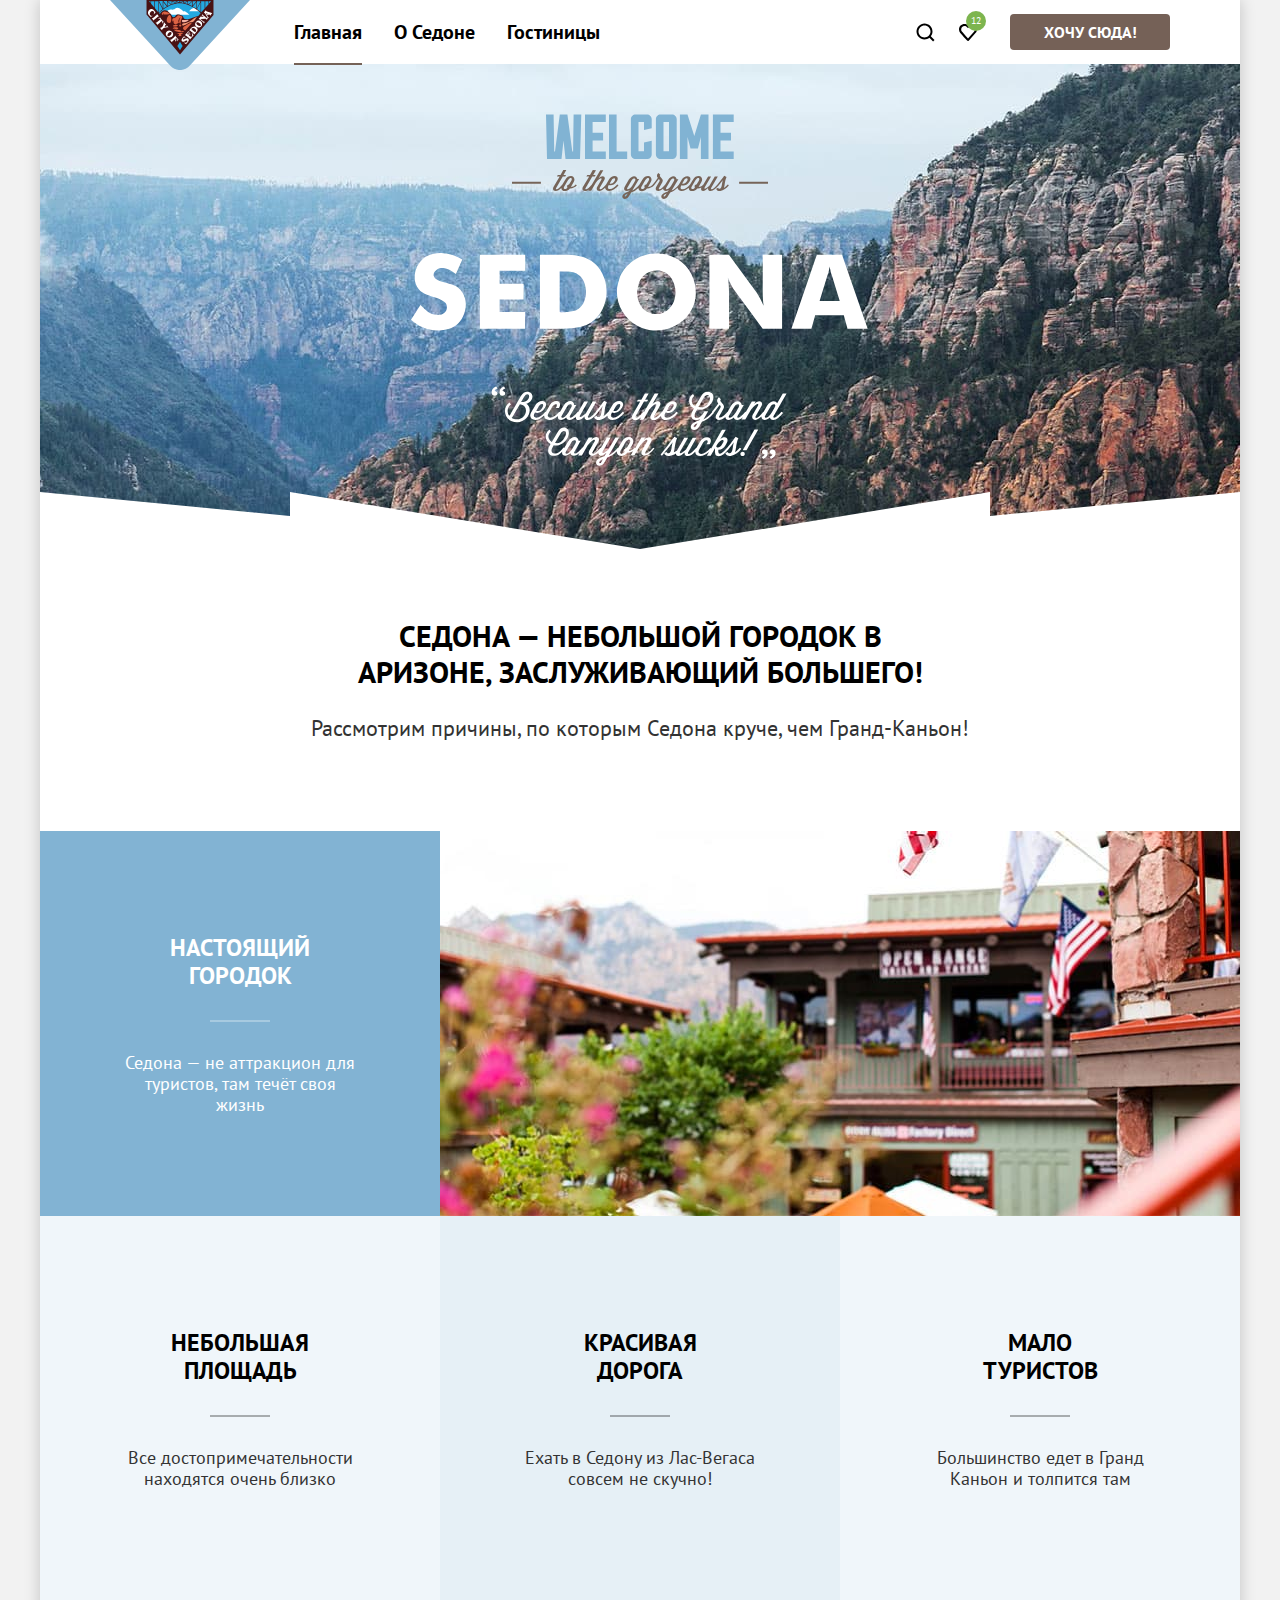
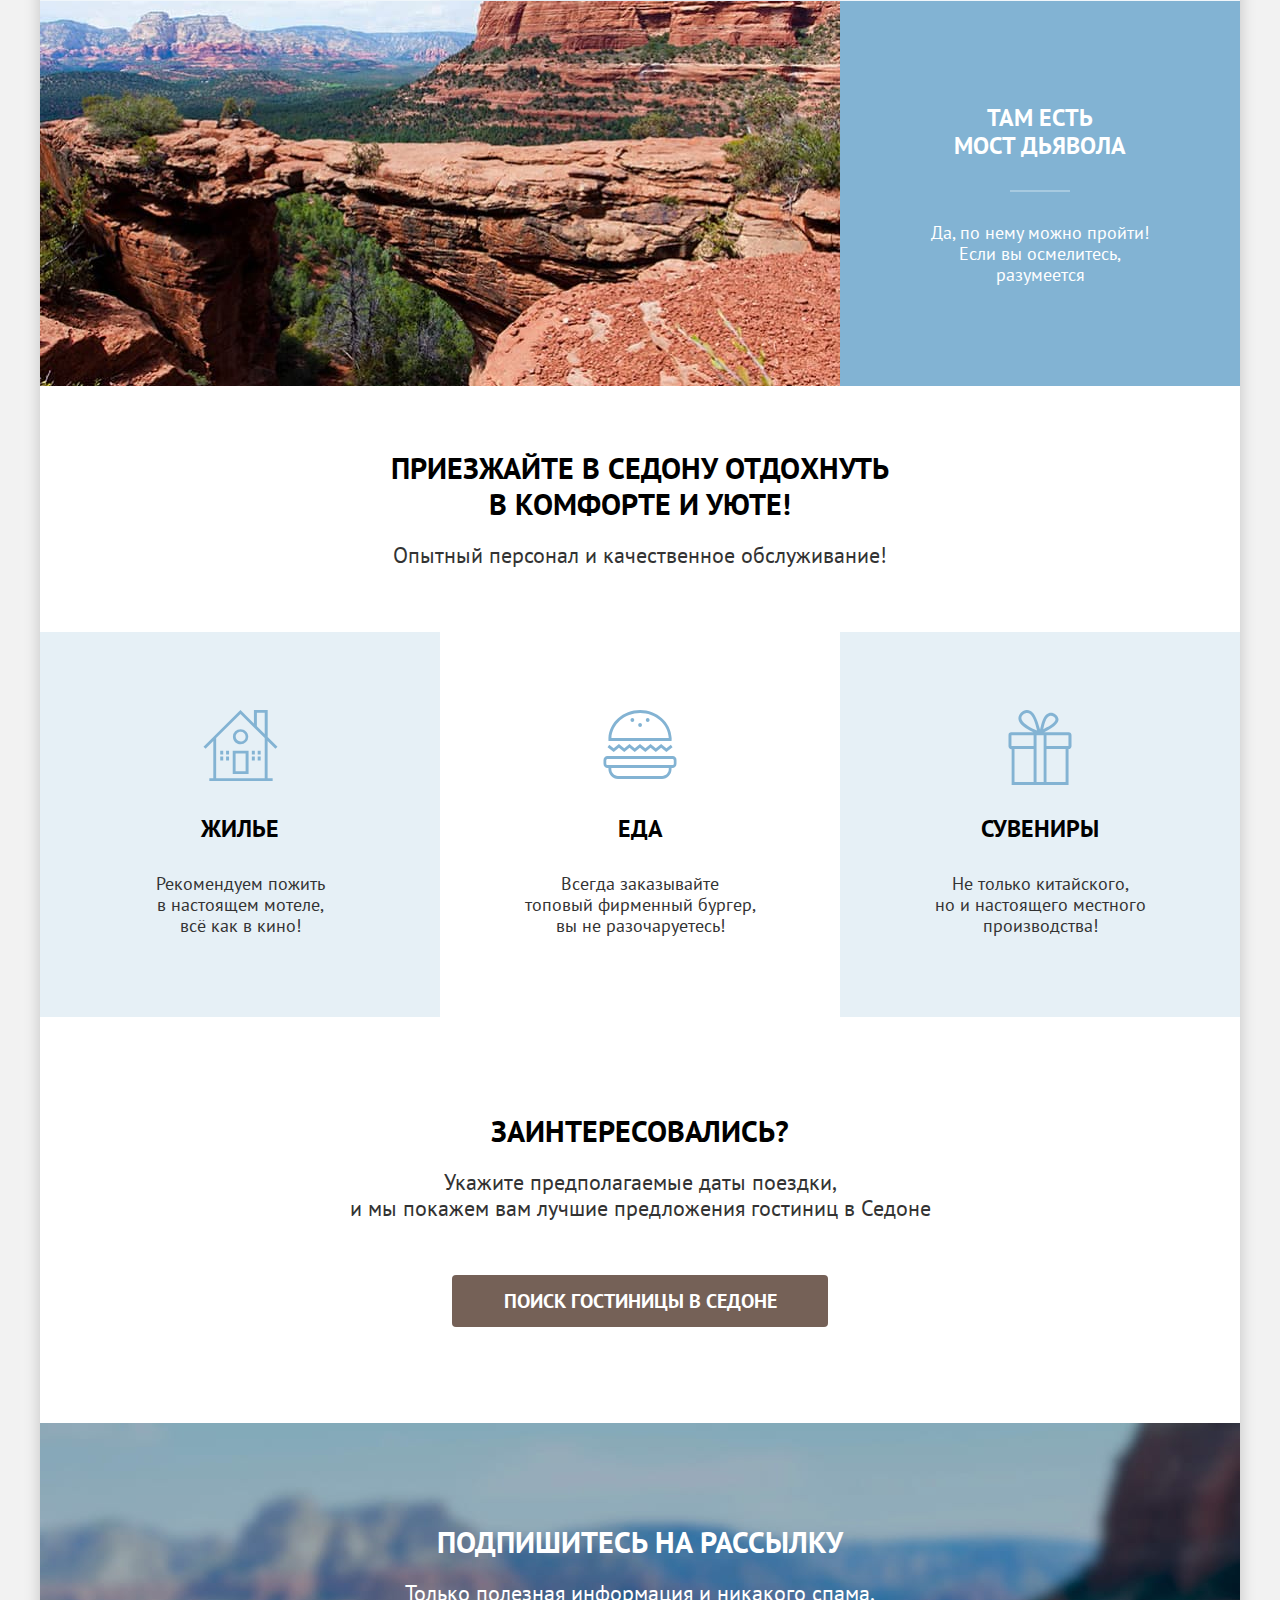
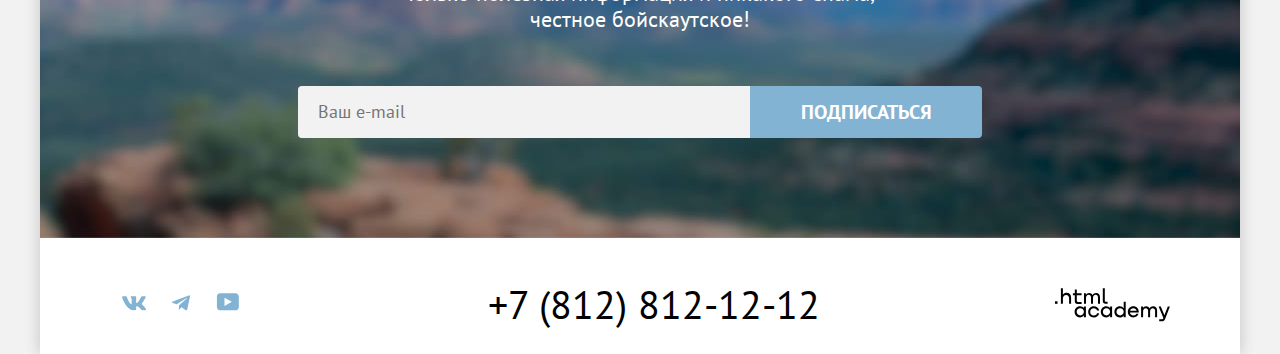
<file: index.html>
<!DOCTYPE html>
<html lang="ru">
  <head>
    <meta charset="UTF-8">
    <meta name="viewport" content="width=device-width, initial-scale=1.0">
    <link rel="stylesheet" href="styles/styles.css">
    <link rel="icon" href="favicon.ico" sizes="32x32">
    <title>Седона. Небольшой городок в Аризоне.</title>
  </head>
  <body>
    <div class="page-container">
      <header class="page-header home" data-test="header">
        <a class="main-logo" aria-current="page">
          <img src="images/logo-sedona.svg" width="140" height="70" alt="Логотип Седона">
          <span class="visually-hidden">Логотип компании Седона, сервиса по бронированию отелей в городе
            Седона, штат Аризона, США</span>
        </a>
        <nav class="page-navigation">
          <ul class="navigation-list">
            <li class="navigation-item">
              <a class="navigation-link current" href="index.html" aria-current="page">Главная</a>
            </li>
            <li class="navigation-item">
              <a class="navigation-link" href="#">О Седоне</a>
            </li>
            <li class="navigation-item">
              <a class="navigation-link" href="catalog.html">Гостиницы</a>
            </li>
          </ul>

          <ul class="navigation-user-list">
            <li class="navigation-user-item">
              <a class="navigation-link" href="#">
                <span class="visually-hidden">Поиск</span>
                <svg class="search-icon" width="19" height="19" viewBox="0 0 19 19" fill="none"
                  xmlns="http://www.w3.org/2000/svg" aria-hidden="true" focusable="false">
                  <path
                    d="M18.5 17.0083L14.8 13.3287C15.8 12.0359 16.5 10.3453 16.5 8.4558C16.5 4.08011 12.9 0.5 8.5 0.5C4.1 0.5 0.5 4.17956 0.5 8.55525C0.5 12.9309 4.1 16.511 8.5 16.511C10.3 16.511 12 15.9144 13.4 14.8204L17.1 18.5L18.5 17.0083ZM8.5 14.5221C5.2 14.5221 2.5 11.837 2.5 8.55525C2.5 5.27348 5.2 2.5884 8.5 2.5884C11.8 2.5884 14.5 5.27348 14.5 8.55525C14.5 11.837 11.8 14.5221 8.5 14.5221Z"
                    fill="current" />
                </svg>
              </a>
            </li>
            <li class="navigation-user-item">
              <a class="navigation-link" href="#">
                <span class="visually-hidden">Избранное</span>
                <svg class="favourite-icon" aria-hidden="true" focusable="false" width="20" height="20"
                  viewBox="0 0 20 20" fill="none" xmlns="http://www.w3.org/2000/svg">
                  <path
                    d="M9.9 19C9.6 19 9.3 18.9 9.1 18.6C3.7 12.5 2.4 11.1 2.1 10.7C1.4 9.8 1 8.6 1 7.4C1 4.4 3.4 2 6.5 2C7.8 2 9 2.5 10 3.3C11 2.5 12.3 2 13.5 2C16.5 2 19 4.4 19 7.4C19 8.7 18.5 9.9 17.7 10.8L10.7 18.7C10.5 18.9 10.3 19 9.9 19ZM3.9 9.5C4.2 9.9 7.4 13.5 10 16.4L16.2 9.4C16.7 8.9 16.9 8.2 16.9 7.4C16.9 5.6 15.4 4.1 13.6 4.1C12.6 4.1 11.6 4.6 10.9 5.4C10.6 5.7 10.3 5.8 10 5.8C9.7 5.8 9.4 5.6 9.2 5.4C8.5 4.6 7.5 4.1 6.5 4.1C4.7 4.1 3.2 5.6 3.2 7.4C3.1 8.3 3.5 9 3.9 9.5C3.8 9.5 3.8 9.5 3.9 9.5Z"
                    fill="current" />
                </svg>
              </a>
              <span class="count-badge">12</span>
            </li>
          </ul>
        </nav>
        <a class="header-button button" href="#">Хочу сюда!</a>
      </header>
      <main class="main-container" data-test="main">
        <section class="hero" data-test="hero">
          <h1 class="visually-hidden">
            Компания Седона, сервис по бронированию отелей в городе Седона, штат
            Аризона, США
          </h1>
          <img class="hero-img" src="images/icons/welcome.svg"
            alt="Welcome to the gorgeous Sedona, because the Grand Canyon sucks!" width="458" height="352">
        </section>
        <section class="advantages" data-test="advantages">
          <h2 class="advantages-title">
            Седона — небольшой городок в Аризоне, заслуживающий большего!
          </h2>
          <p class="advantages-description">
            Рассмотрим причины, по которым Седона круче, чем Гранд-Каньон!
          </p>
          <ul class="advantages-list">
            <li class="advantages-item advantages-item-extended">
              <div class="advantages-list-inner">
                <div class="advantages-list-content">
                  <h3 class="advantages-item-title">Настоящий городок</h3>
                  <p class="advantages-item-description">
                    Седона — не аттракцион для туристов, там течёт своя жизнь
                  </p>
                </div>
                <img class="advantages-img" src="images/section/photo-advantages-1.jpg" width="800" height="385"
                  alt="Деревянные домики на фоне гор">
              </div>
            </li>
            <li class="advantages-item">
              <div class="advantages-list-content">
                <h3 class="advantages-item-title">Небольшая площадь</h3>
                <p class="advantages-item-description">
                  Все достопримечательности находятся очень близко
                </p>
              </div>
            </li>
            <li class="advantages-item">
              <div class="advantages-list-content">
                <h3 class="advantages-item-title">Красивая<br> дорога</h3>
                <p class="advantages-item-description">
                  Ехать в Седону из Лас-Вегаса совсем не скучно!
                </p>
              </div>
            </li>
            <li class="advantages-item">
              <div class="advantages-list-content">
                <h3 class="advantages-item-title">Мало<br> туристов</h3>
                <p class="advantages-item-description">
                  Большинство едет в Гранд Каньон и толпится там
                </p>
              </div>
            </li>
            <li class="advantages-item advantages-item-extended">
              <div class="advantages-list-inner">
                <div class="advantages-list-content">
                  <h3 class="advantages-item-title">Там есть<br> мост дьявола</h3>
                  <p class="advantages-item-description">
                    Да, по нему можно пройти! Если вы осмелитесь, разумеется
                  </p>
                </div>
                <img class="advantages-img advantages-img-order" src="images/section/photo-advantages-2.jpg" width="800"
                  height="385" alt="Мост дьявола в Седоне">
              </div>
            </li>
          </ul>
        </section>
        <section class="services" data-test="service">
          <h2 class="services-title">
            Приезжайте в Седону отдохнуть в комфорте и уюте!
          </h2>
          <p class="services-description">
            Опытный персонал и качественное обслуживание!
          </p>
          <ul class="services-list">
            <li class="services-item">
              <span class="house-icon" aria-hidden="true"></span>
              <h3 class="services-item-title">Жилье</h3>
              <p class="services-item-description">
                Рекомендуем пожить <br> в настоящем мотеле,<br> всё как в кино!
              </p>
            </li>
            <li class="services-item">
              <span class="food-icon" aria-hidden="true"></span>
              <h3 class="services-item-title">Еда</h3>
              <p class="services-item-description">
                Всегда заказывайте<br> топовый фирменный бургер, вы не разочаруетесь!
              </p>
            </li>
            <li class="services-item">
              <span class="gift-icon" aria-hidden="true"></span>
              <h3 class="services-item-title">Сувениры</h3>
              <p class="services-item-description">
                Не только китайского,<br> но и настоящего местного производства!
              </p>
            </li>
          </ul>
        </section>
        <section class="search" data-test="search">
          <h2 class="search-title">Заинтересовались?</h2>
          <p class="search-description">
            Укажите предполагаемые даты поездки,<br> и мы покажем вам лучшие
            предложения гостиниц в Седоне
          </p>
          <a class="search-button button" href="#open-modal">Поиск гостиницы в Седоне</a>
        </section>
        <section class="subscription subscription-bgimage" data-test="subscribe">
          <h2 class="subscription-title">Подпишитесь на рассылку</h2>
          <p class="subscription-description">
            Только полезная информация и никакого спама, честное бойскаутское!
          </p>
          <form class="subscription-form" action="https://echo.htmlacademy.ru/" method="post">
            <label class="subscription-email visually-hidden" for="subscription-email">Укажите Ваш e-mail</label>
            <input class="subscription-email-field" type="email" name="subscription-email" id="subscription-email"
              placeholder="Ваш e-mail" required>
            <button class="subscription-button button" type="submit">Подписаться</button>
          </form>
        </section>
      </main>
      <footer class="page-footer" data-test="footer">
        <h2 class="visually-hidden">Cоциальные сети</h2>
        <ul class="social-list">
          <li class="social-list-item">
            <a class="social-link-vk" href="#">
              <span class="visually-hidden">Вконтакте</span>
              <svg width="25" height="15" viewBox="0 0 25 15" fill="current" xmlns="http://www.w3.org/2000/svg">
                <path fill-rule="evenodd" clip-rule="evenodd"
                  d="M24.1164 1.80445C24.2824 1.25845 24.1164 0.856445 23.3214 0.856445H20.6964C20.0284 0.856445 19.7204 1.20345 19.5534 1.58645C19.5534 1.58645 18.2184 4.78245 16.3274 6.85845C15.7154 7.46045 15.4374 7.65145 15.1034 7.65145C14.9364 7.65145 14.6854 7.46045 14.6854 6.91345V1.80445C14.6854 1.14845 14.5014 0.856445 13.9454 0.856445H9.81738C9.40038 0.856445 9.14938 1.16045 9.14938 1.44945C9.14938 2.07045 10.0954 2.21445 10.1924 3.96245V7.76045C10.1924 8.59345 10.0394 8.74444 9.70538 8.74444C8.81538 8.74444 6.65038 5.53345 5.36538 1.85945C5.11638 1.14445 4.86438 0.856445 4.19338 0.856445H1.56638C0.816382 0.856445 0.666382 1.20345 0.666382 1.58645C0.666382 2.26845 1.55638 5.65645 4.81138 10.1374C6.98138 13.1974 10.0364 14.8564 12.8194 14.8564C14.4884 14.8564 14.6944 14.4884 14.6944 13.8534V11.5404C14.6944 10.8034 14.8524 10.6564 15.3814 10.6564C15.7714 10.6564 16.4384 10.8484 17.9964 12.3234C19.7764 14.0724 20.0694 14.8564 21.0714 14.8564H23.6964C24.4464 14.8564 24.8224 14.4884 24.6064 13.7604C24.3684 13.0364 23.5184 11.9854 22.3914 10.7384C21.7794 10.0284 20.8614 9.26345 20.5824 8.88045C20.1934 8.38945 20.3044 8.17044 20.5824 7.73345C20.5824 7.73345 23.7824 3.30745 24.1154 1.80445H24.1164Z"
                  fill="current" />
              </svg>
            </a>
          </li>
          <li class="social-list-item">
            <a class="social-link-tg" href="#">
              <span class="visually-hidden">Телеграмм</span>
              <svg width="18" height="16" viewBox="0 0 18 16" fill="current" xmlns="http://www.w3.org/2000/svg">
                <path
                  d="M16.785 0.955705L0.840489 7.1042C-0.247661 7.54126 -0.241365 8.14828 0.640845 8.41897L4.73445 9.69597L14.2058 3.72014C14.6537 3.44766 15.0629 3.59424 14.7265 3.89281L7.05283 10.8183H7.05103L7.05283 10.8192L6.77045 15.0387C7.18413 15.0387 7.36669 14.8489 7.59871 14.625L9.58705 12.6915L13.7229 15.7464C14.4855 16.1664 15.0332 15.9506 15.2229 15.0405L17.9379 2.2453C18.2158 1.13107 17.5126 0.626562 16.785 0.955705Z"
                  fill="#current" />
              </svg>
            </a>
          </li>
          <li class="social-list-item">
            <a class="social-link-youtube" href="#">
              <span class="visually-hidden">Ютуб</span>
              <svg width="23" height="18" viewBox="0 0 23 18" fill="current" xmlns="http://www.w3.org/2000/svg">
                <path
                  d="M18.9402 0.356445H3.50738C1.64668 0.356445 0.333252 1.9502 0.333252 3.75645V13.8502C0.333252 15.7627 1.64668 17.3564 3.50738 17.3564H19.1591C20.8009 17.3564 22.3333 15.7627 22.3333 13.9564V3.75645C22.1143 1.9502 20.8009 0.356445 18.9402 0.356445ZM7.99494 12.8939V4.81894L15.3283 8.85645L7.99494 12.8939Z"
                  fill="#current" />
              </svg>
            </a>
          </li>
        </ul>
        <a class="phone" href="tel:+78128121212">+7 (812) 812-12-12</a>
        <a class="logo-academy-icon" href="https://htmlacademy.ru/intensive/htmlcss">
          <span class="visually-hidden">HTML Academy</span>
          <svg width="115" height="34" viewBox="0 0 115 34" fill="current" xmlns="http://www.w3.org/2000/svg">
            <path d="M0 13.2564V15.8564H2.5V13.2564H0Z" fill="current" />
            <path
              d="M11.6 4.85645C10 4.85645 8.8 5.55645 8 6.55645H7.9V0.356445H5.9V15.8564H7.9V10.5564C7.9 8.45645 9.2 6.95645 11.2 6.95645C13 6.95645 14.1 8.35645 14.1 10.1564V15.8564H16.1V9.75644C16.2 6.75644 14.3 4.85645 11.6 4.85645Z"
              fill="current" />
            <path
              d="M26.6 5.15645H21.8V1.45645H19.8V5.25645H17.9V7.25645H19.8V13.2564C19.8 14.9564 20.8 15.9564 22.5 15.9564H26.6V13.9564H22.9C22.2 13.9564 21.8 13.5564 21.8 12.8564V7.15645H26.6V5.15645Z"
              fill="current" />
            <path
              d="M41.1 4.95645C39.5 4.95645 38.2 5.75644 37.6 7.05645H37.5C36.9 5.85645 35.7 4.95645 34.1 4.95645C32.7 4.95645 31.6 5.75645 31 6.75645H30.9V5.15645H29V15.7564H31V10.3564C31 8.35645 32 6.85645 33.6 6.85645C35.1 6.85645 36 7.85645 36 9.45645V15.7564H38V10.1564C38 7.75645 39.4 6.85645 40.6 6.85645C42.1 6.85645 43 7.85645 43 9.45645V15.7564H45V9.25644C45.1 6.75644 43.6 4.95645 41.1 4.95645Z"
              fill="current" />
            <path
              d="M47.8 13.0564C47.8 14.7564 48.8 15.7564 50.6 15.7564H52.6V13.7564H50.9C50.2 13.7564 49.8 13.3564 49.8 12.6564V0.356445H47.8V13.0564Z"
              fill="current" />
            <path
              d="M28.9 20.0564C28 18.9564 26.7 18.2564 25 18.2564C21.9 18.2564 19.6 20.5564 19.6 23.8564C19.6 27.1564 21.9 29.4564 25 29.4564C26.8 29.4564 28 28.6564 28.8 27.5564H28.9V29.1564H30.9V18.5564H28.9V20.0564ZM25.3 27.4564C23.1 27.4564 21.7 25.8564 21.7 23.8564C21.7 21.8564 23.1 20.2564 25.3 20.2564C27.5 20.2564 28.9 21.8564 28.9 23.8564C28.9 25.7564 27.5 27.4564 25.3 27.4564Z"
              fill="current" />
            <path
              d="M44.2 22.3564C43.7 19.9564 41.6 18.2564 38.8 18.2564C35.4 18.2564 33.2 20.7564 33.2 23.8564C33.2 26.9564 35.4 29.4564 38.8 29.4564C41.6 29.4564 43.7 27.6564 44.2 25.2564H42.1C41.7 26.5564 40.4 27.5564 38.8 27.5564C36.6 27.5564 35.2 25.9564 35.2 23.9564C35.2 21.9564 36.6 20.3564 38.8 20.3564C40.4 20.3564 41.6 21.3564 42.1 22.5564H44.2V22.3564Z"
              fill="current" />
            <path
              d="M55.1 20.0564C54.2 18.9564 52.9 18.2564 51.2 18.2564C48.1 18.2564 45.8 20.5564 45.8 23.8564C45.8 27.1564 48.1 29.4564 51.2 29.4564C53 29.4564 54.2 28.6564 55 27.5564H55.1V29.1564H57.1V18.5564H55.1V20.0564ZM51.5 27.4564C49.3 27.4564 47.9 25.8564 47.9 23.8564C47.9 21.8564 49.3 20.2564 51.5 20.2564C53.7 20.2564 55.1 21.8564 55.1 23.8564C55.1 25.7564 53.6 27.4564 51.5 27.4564Z"
              fill="current" />
            <path
              d="M68.7 20.1564C67.8 19.0564 66.5 18.2564 64.8 18.2564C61.7 18.2564 59.4 20.5564 59.4 23.8564C59.4 27.1564 61.6 29.4564 64.8 29.4564C66.5 29.4564 67.8 28.6564 68.6 27.6564H68.7V29.1564H70.7V13.7564H68.7V20.1564ZM65.1 27.4564C62.9 27.4564 61.5 25.8564 61.5 23.8564C61.5 21.8564 62.9 20.2564 65.1 20.2564C67.3 20.2564 68.7 21.8564 68.7 23.8564C68.6 25.8564 67.2 27.4564 65.1 27.4564Z"
              fill="current" />
            <path
              d="M78.3 18.2564C75 18.2564 72.8 20.7564 72.8 23.8564C72.8 26.8564 74.9 29.4564 78.3 29.4564C80.8 29.4564 82.8 28.1564 83.5 25.8564H81.4C80.9 26.8564 79.8 27.4564 78.4 27.4564C76.5 27.4564 75.1 26.1564 75 24.5564H83.8C84 20.9564 81.8 18.2564 78.3 18.2564ZM78.3 20.1564C80 20.1564 81.3 21.1564 81.6 22.7564H75.1C75.4 21.2564 76.6 20.1564 78.3 20.1564Z"
              fill="current" />
            <path
              d="M98.2 18.2564C96.6 18.2564 95.3 19.0564 94.6 20.2564H94.5C93.9 19.0564 92.7 18.2564 91.1 18.2564C89.7 18.2564 88.6 18.9564 88 20.0564V18.5564H86.1V29.1564H88.1V23.7564C88.1 21.7564 89.1 20.3564 90.7 20.2564C92.2 20.2564 93.1 21.2564 93.1 22.8564V29.1564H95.1V23.5564C95.1 21.1564 96.5 20.2564 97.7 20.2564C99.2 20.2564 100.1 21.2564 100.1 22.8564V29.1564H102.1V22.6564C102.2 20.0564 100.7 18.2564 98.2 18.2564Z"
              fill="current" />
            <path
              d="M109.4 27.3564L105.8 18.4564H103.6L108.4 30.0564C108.1 30.9564 107.7 31.2564 106.7 31.2564H104.2V33.2564H106.7C108.5 33.2564 109.5 32.4564 110.2 30.6564L114.9 18.4564H112.8L109.4 27.3564Z"
              fill="current" />
          </svg>
        </a>
      </footer>
    </div>
    <div class="modal-container" id="open-modal">
      <div class="modal modal-search">
        <h2 class="modal-title">Поиск гостиницы в Седоне</h2>
        <a class="button button-modal-close" href="#" aria-label="Закрыть окно">
          <span class="visually-hidden">Закрыть</span>
        </a>
        <form class="modal-search-form" action="https://echo.htmlacademy.ru/" method="post">
          <p class="modal-search-field">
            <label for="arrival-date">Дата заезда:</label>
            <input class="arrival-input" type="text" id="arrival-date" name="arrival-date"
              placeholder="Введите дату заезда" value="27 апреля 2020" required aria-invalid="true">
            <span class="date-alert error" aria-live="assertive">
              Мы не можем отправить вас в прошлое.
            </span>
          </p>
          <p class="modal-search-field">
            <label for="departure-date">Дата выезда:</label>
            <input class="departure-input" type="text" id="departure-date" name="departure-date"
              placeholder="Введите дату выезда" value="1 сентября 2023" required>
            <span class="date-alert" aria-live="polite">
              На эти даты есть свободные номера. Пока есть.
            </span>
          </p>
          <div class="modal-search-field">
            <label class="adults-label" for="adults-input">Взрослые:</label>
            <div class="input-wrapper">
              <button class="button button-minus" type="button">
                <span class="visually-hidden">Уменьшить количество</span>
                <svg width="14" height="2" viewBox="0 0 14 2" fill="none" xmlns="http://www.w3.org/2000/svg">
                  <path d="M0 0L0 2L14 2V0L0 0Z" fill="current" />
                </svg>
              </button>
              <input class="adults-input" type="number" id="adults-input" name="adults-input" min="1" max="99" value="2"
                placeholder="0" required>
              <button class="button button-plus" type="button">
                <span class="visually-hidden">Увеличить количество</span>
                <svg width="14" height="14" viewBox="0 0 14 14" fill="none" xmlns="http://www.w3.org/2000/svg">
                  <path d="M14 6H8V0H6V6H0V8H6V14H8V8H14V6Z" fill="current" />
                </svg>
              </button>
            </div>
            <label class="children-label" for="child-input">Дети:</label>
            <div class="modal-search-tooltip">
              <button class="button tooltip-button" type="button"
                aria-label="Показать количество детей и условия размещения для детей до 6 лет"></button>
              <span class="tooltip-text" role="tooltip">Укажите количество детей, которые будут
                с вами, возраст которых от 6 до 18 лет. Дети до 6 лет размещаются бесплатно.</span>
            </div>
            <div class="input-wrapper">
              <button class="button button-minus" type="button">
                <span class="visually-hidden">Уменьшить количество</span>
                <svg width="14" height="2" viewBox="0 0 14 2" fill="none" xmlns="http://www.w3.org/2000/svg">
                  <path d="M0 0L0 2L14 2V0L0 0Z" fill="current" />
                </svg>
              </button>
              <input class="children-input" type="number" id="child-input" name="child-input" min="1" max="100"
                value="2" placeholder="0" required>
              <button class="button button-plus" type="button">
                <span class="visually-hidden">Увеличить количество</span>
                <svg width="14" height="14" viewBox="0 0 14 14" fill="none" xmlns="http://www.w3.org/2000/svg">
                  <path d="M14 6H8V0H6V6H0V8H6V14H8V8H14V6Z" fill="current" />
                </svg>
              </button>
            </div>
          </div>
          <button class="button button-modal-search" type="submit">Найти</button>
        </form>
      </div>
    </div>
  </body>
</html>
</file>
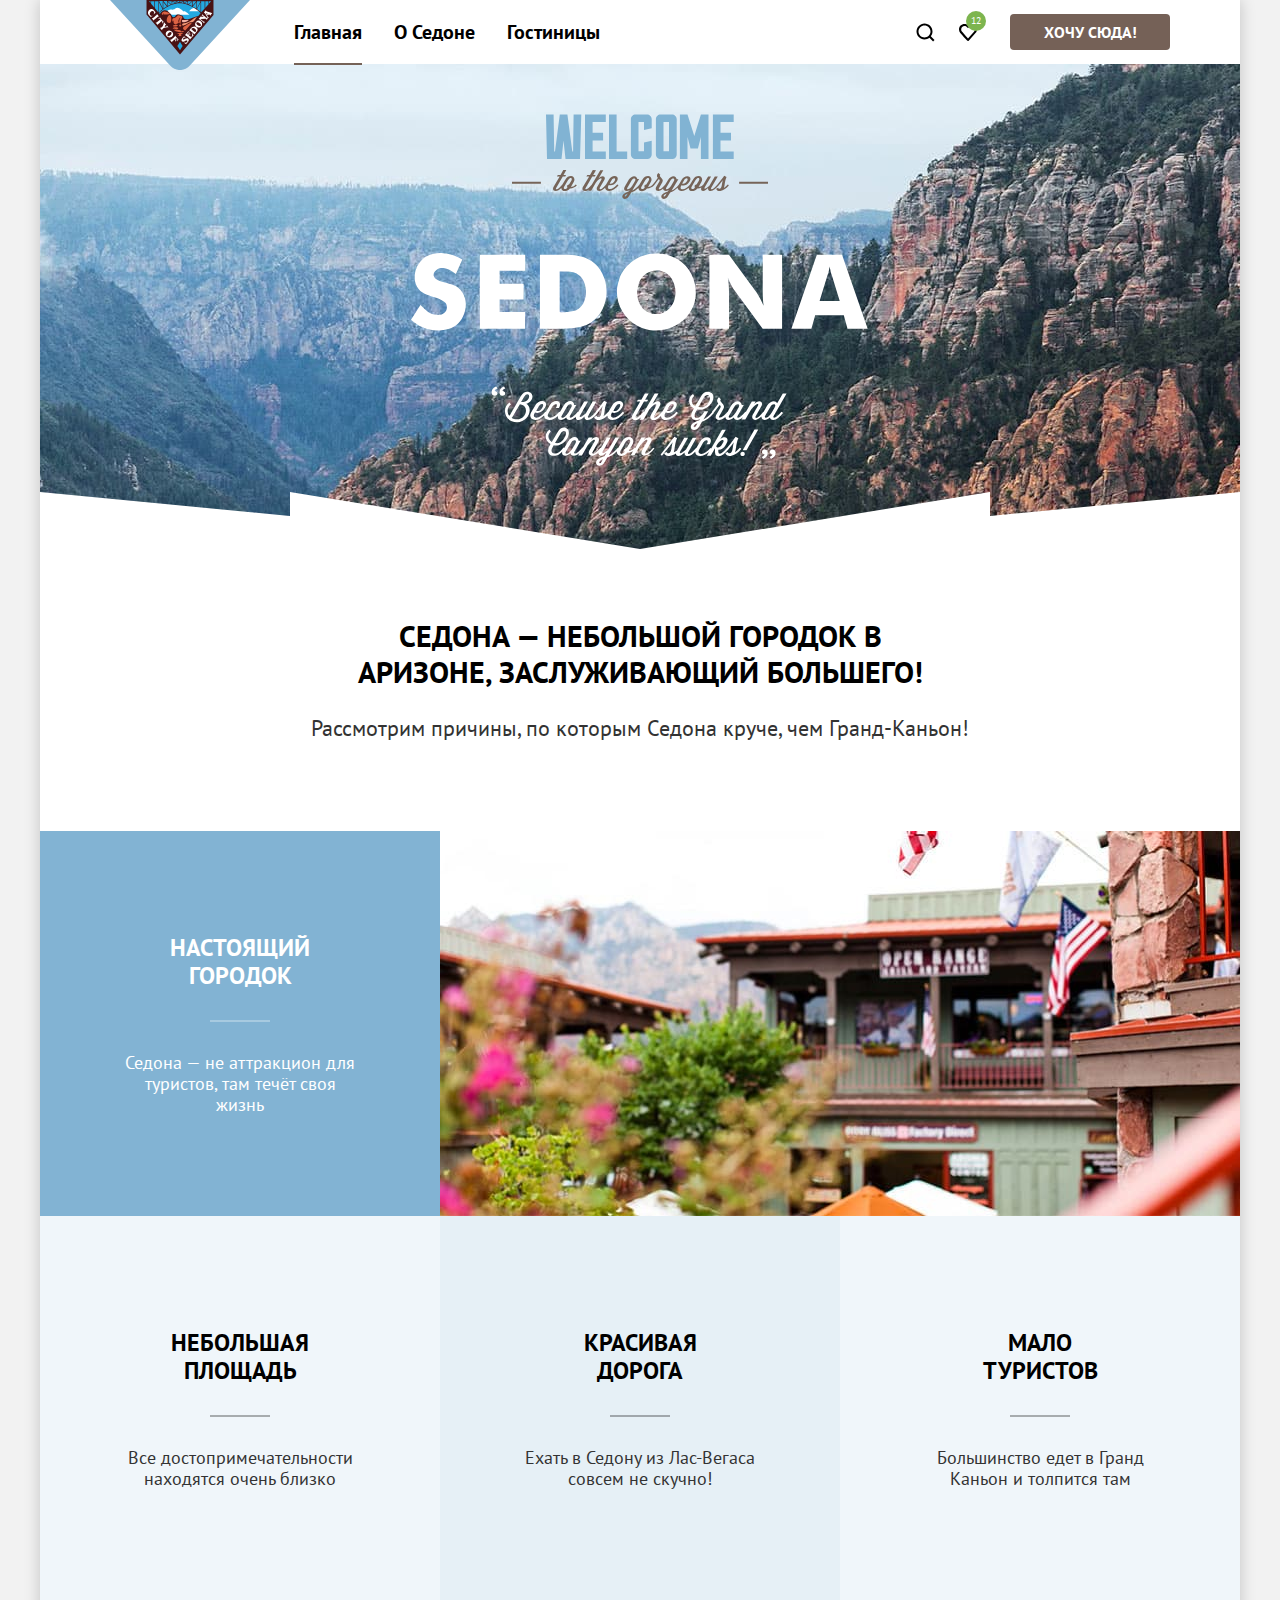
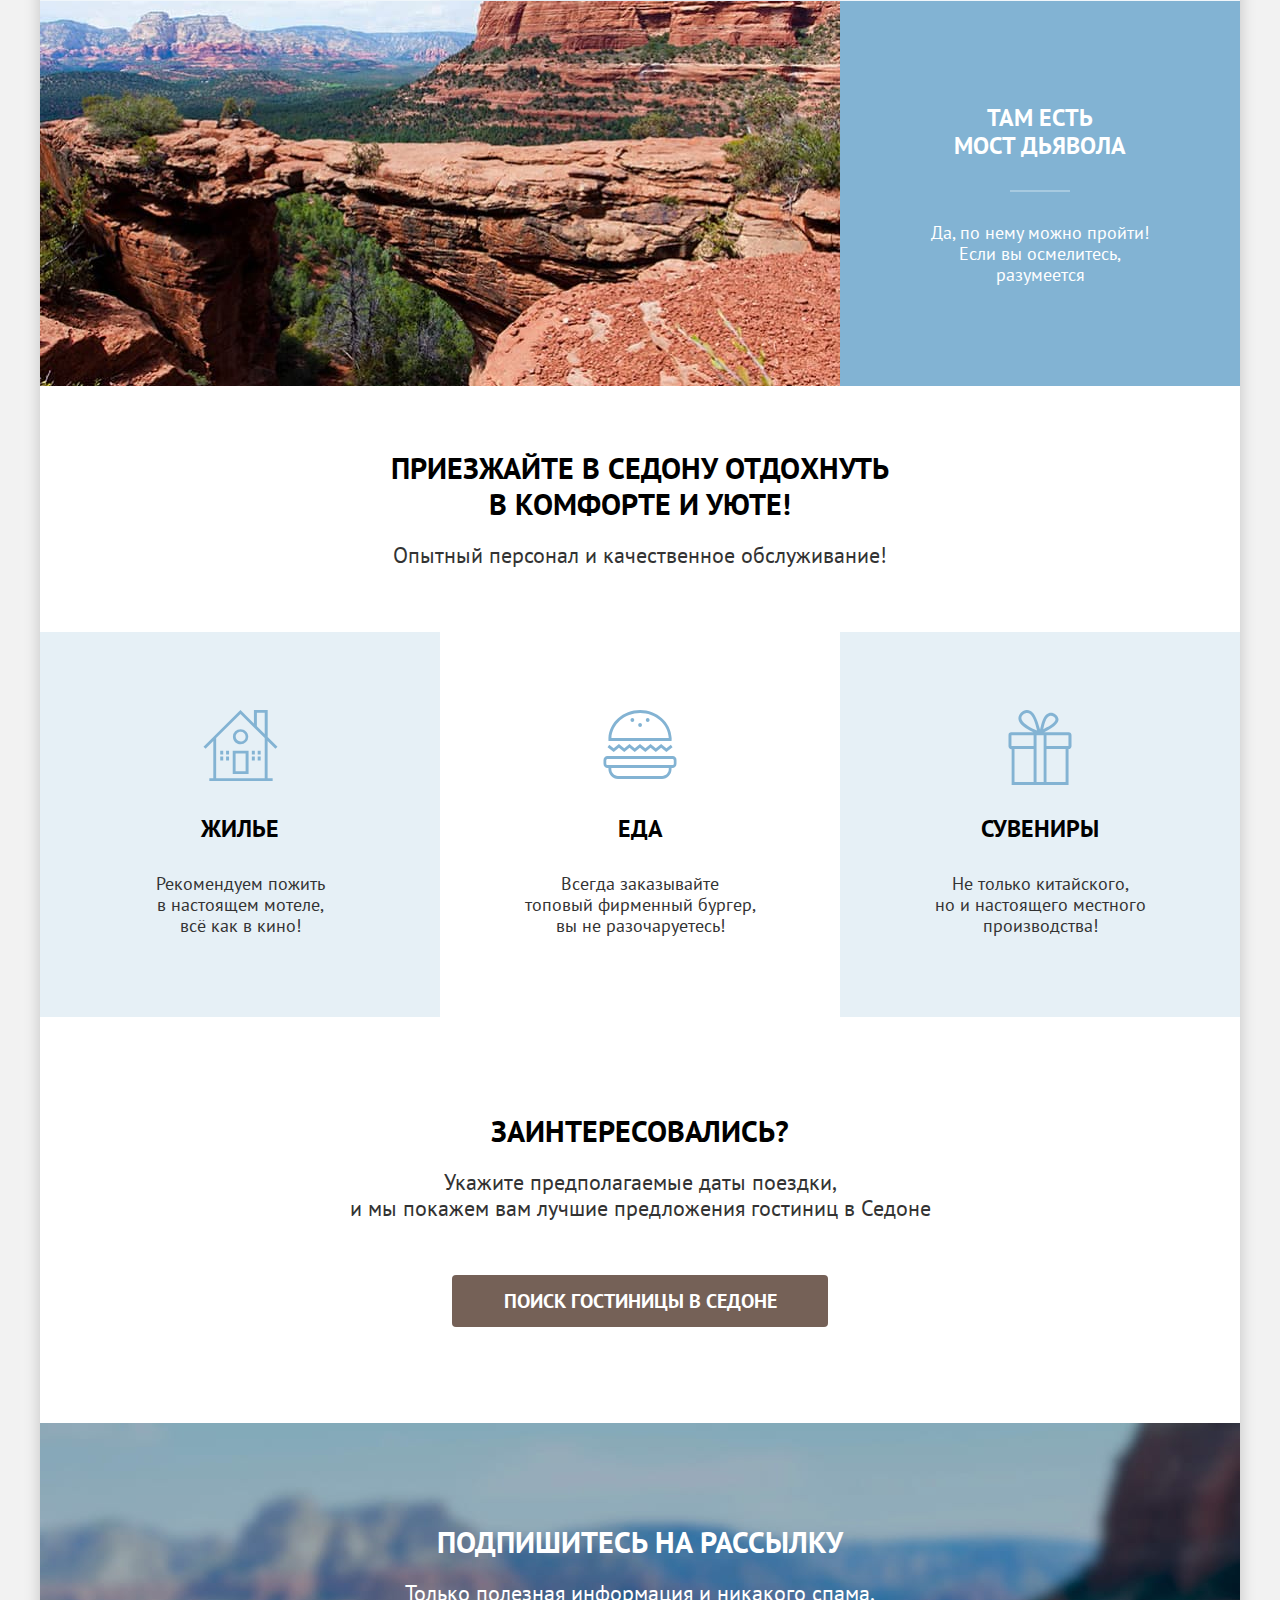
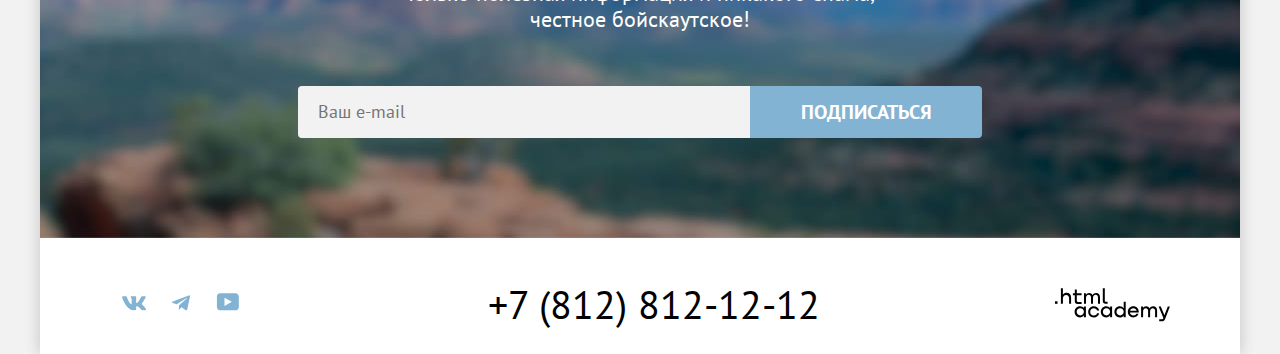
<file: 1/index.html>
<!DOCTYPE html>
<html lang="ru">
  <head>
    <meta charset="UTF-8">
    <meta name="viewport" content="width=device-width, initial-scale=1.0">
    <link rel="stylesheet" href="styles/styles.css">
    <link rel="icon" href="favicon.ico" sizes="32x32">
    <title>Седона. Небольшой городок в Аризоне.</title>
    <base href="https://htmlacademy-htmlcss.github.io/2504671-sedona-40/1/">
</head>
  <body>
    <div class="page-container">
      <header class="page-header home" data-test="header">
        <a class="main-logo" aria-current="page">
          <img src="images/logo-sedona.svg" width="140" height="70" alt="Логотип Седона">
          <span class="visually-hidden">Логотип компании Седона, сервиса по бронированию отелей в городе
            Седона, штат Аризона, США</span>
        </a>
        <nav class="page-navigation">
          <ul class="navigation-list">
            <li class="navigation-item">
              <a class="navigation-link current" href="index.html" aria-current="page">Главная</a>
            </li>
            <li class="navigation-item">
              <a class="navigation-link" href="#">О Седоне</a>
            </li>
            <li class="navigation-item">
              <a class="navigation-link" href="catalog.html">Гостиницы</a>
            </li>
          </ul>

          <ul class="navigation-user-list">
            <li class="navigation-user-item">
              <a class="navigation-link" href="#">
                <span class="visually-hidden">Поиск</span>
                <svg class="search-icon" width="19" height="19" viewBox="0 0 19 19" fill="none"
                  xmlns="http://www.w3.org/2000/svg" aria-hidden="true" focusable="false">
                  <path
                    d="M18.5 17.0083L14.8 13.3287C15.8 12.0359 16.5 10.3453 16.5 8.4558C16.5 4.08011 12.9 0.5 8.5 0.5C4.1 0.5 0.5 4.17956 0.5 8.55525C0.5 12.9309 4.1 16.511 8.5 16.511C10.3 16.511 12 15.9144 13.4 14.8204L17.1 18.5L18.5 17.0083ZM8.5 14.5221C5.2 14.5221 2.5 11.837 2.5 8.55525C2.5 5.27348 5.2 2.5884 8.5 2.5884C11.8 2.5884 14.5 5.27348 14.5 8.55525C14.5 11.837 11.8 14.5221 8.5 14.5221Z"
                    fill="current" />
                </svg>
              </a>
            </li>
            <li class="navigation-user-item">
              <a class="navigation-link" href="#">
                <span class="visually-hidden">Избранное</span>
                <svg class="favourite-icon" aria-hidden="true" focusable="false" width="20" height="20"
                  viewBox="0 0 20 20" fill="none" xmlns="http://www.w3.org/2000/svg">
                  <path
                    d="M9.9 19C9.6 19 9.3 18.9 9.1 18.6C3.7 12.5 2.4 11.1 2.1 10.7C1.4 9.8 1 8.6 1 7.4C1 4.4 3.4 2 6.5 2C7.8 2 9 2.5 10 3.3C11 2.5 12.3 2 13.5 2C16.5 2 19 4.4 19 7.4C19 8.7 18.5 9.9 17.7 10.8L10.7 18.7C10.5 18.9 10.3 19 9.9 19ZM3.9 9.5C4.2 9.9 7.4 13.5 10 16.4L16.2 9.4C16.7 8.9 16.9 8.2 16.9 7.4C16.9 5.6 15.4 4.1 13.6 4.1C12.6 4.1 11.6 4.6 10.9 5.4C10.6 5.7 10.3 5.8 10 5.8C9.7 5.8 9.4 5.6 9.2 5.4C8.5 4.6 7.5 4.1 6.5 4.1C4.7 4.1 3.2 5.6 3.2 7.4C3.1 8.3 3.5 9 3.9 9.5C3.8 9.5 3.8 9.5 3.9 9.5Z"
                    fill="current" />
                </svg>
              </a>
              <span class="count-badge">12</span>
            </li>
          </ul>
        </nav>
        <a class="header-button button" href="#">Хочу сюда!</a>
      </header>
      <main class="main-container" data-test="main">
        <section class="hero" data-test="hero">
          <h1 class="visually-hidden">
            Компания Седона, сервис по бронированию отелей в городе Седона, штат
            Аризона, США
          </h1>
          <img class="hero-img" src="images/icons/welcome.svg"
            alt="Welcome to the gorgeous Sedona, because the Grand Canyon sucks!" width="458" height="352">
        </section>
        <section class="advantages" data-test="advantages">
          <h2 class="advantages-title">
            Седона — небольшой городок в Аризоне, заслуживающий большего!
          </h2>
          <p class="advantages-description">
            Рассмотрим причины, по которым Седона круче, чем Гранд-Каньон!
          </p>
          <ul class="advantages-list">
            <li class="advantages-item advantages-item-extended">
              <div class="advantages-list-inner">
                <div class="advantages-list-content">
                  <h3 class="advantages-item-title">Настоящий городок</h3>
                  <p class="advantages-item-description">
                    Седона — не аттракцион для туристов, там течёт своя жизнь
                  </p>
                </div>
                <img class="advantages-img" src="images/section/photo-advantages-1.jpg" width="800" height="385"
                  alt="Деревянные домики на фоне гор">
              </div>
            </li>
            <li class="advantages-item">
              <div class="advantages-list-content">
                <h3 class="advantages-item-title">Небольшая площадь</h3>
                <p class="advantages-item-description">
                  Все достопримечательности находятся очень близко
                </p>
              </div>
            </li>
            <li class="advantages-item">
              <div class="advantages-list-content">
                <h3 class="advantages-item-title">Красивая<br> дорога</h3>
                <p class="advantages-item-description">
                  Ехать в Седону из Лас-Вегаса совсем не скучно!
                </p>
              </div>
            </li>
            <li class="advantages-item">
              <div class="advantages-list-content">
                <h3 class="advantages-item-title">Мало<br> туристов</h3>
                <p class="advantages-item-description">
                  Большинство едет в Гранд Каньон и толпится там
                </p>
              </div>
            </li>
            <li class="advantages-item advantages-item-extended">
              <div class="advantages-list-inner">
                <div class="advantages-list-content">
                  <h3 class="advantages-item-title">Там есть<br> мост дьявола</h3>
                  <p class="advantages-item-description">
                    Да, по нему можно пройти! Если вы осмелитесь, разумеется
                  </p>
                </div>
                <img class="advantages-img advantages-img-order" src="images/section/photo-advantages-2.jpg" width="800"
                  height="385" alt="Мост дьявола в Седоне">
              </div>
            </li>
          </ul>
        </section>
        <section class="services" data-test="service">
          <h2 class="services-title">
            Приезжайте в Седону отдохнуть в комфорте и уюте!
          </h2>
          <p class="services-description">
            Опытный персонал и качественное обслуживание!
          </p>
          <ul class="services-list">
            <li class="services-item">
              <span class="house-icon" aria-hidden="true"></span>
              <h3 class="services-item-title">Жилье</h3>
              <p class="services-item-description">
                Рекомендуем пожить <br> в настоящем мотеле,<br> всё как в кино!
              </p>
            </li>
            <li class="services-item">
              <span class="food-icon" aria-hidden="true"></span>
              <h3 class="services-item-title">Еда</h3>
              <p class="services-item-description">
                Всегда заказывайте<br> топовый фирменный бургер, вы не разочаруетесь!
              </p>
            </li>
            <li class="services-item">
              <span class="gift-icon" aria-hidden="true"></span>
              <h3 class="services-item-title">Сувениры</h3>
              <p class="services-item-description">
                Не только китайского,<br> но и настоящего местного производства!
              </p>
            </li>
          </ul>
        </section>
        <section class="search" data-test="search">
          <h2 class="search-title">Заинтересовались?</h2>
          <p class="search-description">
            Укажите предполагаемые даты поездки,<br> и мы покажем вам лучшие
            предложения гостиниц в Седоне
          </p>
          <a class="search-button button" href="#open-modal">Поиск гостиницы в Седоне</a>
        </section>
        <section class="subscription subscription-bgimage" data-test="subscribe">
          <h2 class="subscription-title">Подпишитесь на рассылку</h2>
          <p class="subscription-description">
            Только полезная информация и никакого спама, честное бойскаутское!
          </p>
          <form class="subscription-form" action="https://echo.htmlacademy.ru/" method="post">
            <label class="subscription-email visually-hidden" for="subscription-email">Укажите Ваш e-mail</label>
            <input class="subscription-email-field" type="email" name="subscription-email" id="subscription-email"
              placeholder="Ваш e-mail" required>
            <button class="subscription-button button" type="submit">Подписаться</button>
          </form>
        </section>
      </main>
      <footer class="page-footer" data-test="footer">
        <h2 class="visually-hidden">Cоциальные сети</h2>
        <ul class="social-list">
          <li class="social-list-item">
            <a class="social-link-vk" href="#">
              <span class="visually-hidden">Вконтакте</span>
              <svg width="25" height="15" viewBox="0 0 25 15" fill="current" xmlns="http://www.w3.org/2000/svg">
                <path fill-rule="evenodd" clip-rule="evenodd"
                  d="M24.1164 1.80445C24.2824 1.25845 24.1164 0.856445 23.3214 0.856445H20.6964C20.0284 0.856445 19.7204 1.20345 19.5534 1.58645C19.5534 1.58645 18.2184 4.78245 16.3274 6.85845C15.7154 7.46045 15.4374 7.65145 15.1034 7.65145C14.9364 7.65145 14.6854 7.46045 14.6854 6.91345V1.80445C14.6854 1.14845 14.5014 0.856445 13.9454 0.856445H9.81738C9.40038 0.856445 9.14938 1.16045 9.14938 1.44945C9.14938 2.07045 10.0954 2.21445 10.1924 3.96245V7.76045C10.1924 8.59345 10.0394 8.74444 9.70538 8.74444C8.81538 8.74444 6.65038 5.53345 5.36538 1.85945C5.11638 1.14445 4.86438 0.856445 4.19338 0.856445H1.56638C0.816382 0.856445 0.666382 1.20345 0.666382 1.58645C0.666382 2.26845 1.55638 5.65645 4.81138 10.1374C6.98138 13.1974 10.0364 14.8564 12.8194 14.8564C14.4884 14.8564 14.6944 14.4884 14.6944 13.8534V11.5404C14.6944 10.8034 14.8524 10.6564 15.3814 10.6564C15.7714 10.6564 16.4384 10.8484 17.9964 12.3234C19.7764 14.0724 20.0694 14.8564 21.0714 14.8564H23.6964C24.4464 14.8564 24.8224 14.4884 24.6064 13.7604C24.3684 13.0364 23.5184 11.9854 22.3914 10.7384C21.7794 10.0284 20.8614 9.26345 20.5824 8.88045C20.1934 8.38945 20.3044 8.17044 20.5824 7.73345C20.5824 7.73345 23.7824 3.30745 24.1154 1.80445H24.1164Z"
                  fill="current" />
              </svg>
            </a>
          </li>
          <li class="social-list-item">
            <a class="social-link-tg" href="#">
              <span class="visually-hidden">Телеграмм</span>
              <svg width="18" height="16" viewBox="0 0 18 16" fill="current" xmlns="http://www.w3.org/2000/svg">
                <path
                  d="M16.785 0.955705L0.840489 7.1042C-0.247661 7.54126 -0.241365 8.14828 0.640845 8.41897L4.73445 9.69597L14.2058 3.72014C14.6537 3.44766 15.0629 3.59424 14.7265 3.89281L7.05283 10.8183H7.05103L7.05283 10.8192L6.77045 15.0387C7.18413 15.0387 7.36669 14.8489 7.59871 14.625L9.58705 12.6915L13.7229 15.7464C14.4855 16.1664 15.0332 15.9506 15.2229 15.0405L17.9379 2.2453C18.2158 1.13107 17.5126 0.626562 16.785 0.955705Z"
                  fill="#current" />
              </svg>
            </a>
          </li>
          <li class="social-list-item">
            <a class="social-link-youtube" href="#">
              <span class="visually-hidden">Ютуб</span>
              <svg width="23" height="18" viewBox="0 0 23 18" fill="current" xmlns="http://www.w3.org/2000/svg">
                <path
                  d="M18.9402 0.356445H3.50738C1.64668 0.356445 0.333252 1.9502 0.333252 3.75645V13.8502C0.333252 15.7627 1.64668 17.3564 3.50738 17.3564H19.1591C20.8009 17.3564 22.3333 15.7627 22.3333 13.9564V3.75645C22.1143 1.9502 20.8009 0.356445 18.9402 0.356445ZM7.99494 12.8939V4.81894L15.3283 8.85645L7.99494 12.8939Z"
                  fill="#current" />
              </svg>
            </a>
          </li>
        </ul>
        <a class="phone" href="tel:+78128121212">+7 (812) 812-12-12</a>
        <a class="logo-academy-icon" href="https://htmlacademy.ru/intensive/htmlcss">
          <span class="visually-hidden">HTML Academy</span>
          <svg width="115" height="34" viewBox="0 0 115 34" fill="current" xmlns="http://www.w3.org/2000/svg">
            <path d="M0 13.2564V15.8564H2.5V13.2564H0Z" fill="current" />
            <path
              d="M11.6 4.85645C10 4.85645 8.8 5.55645 8 6.55645H7.9V0.356445H5.9V15.8564H7.9V10.5564C7.9 8.45645 9.2 6.95645 11.2 6.95645C13 6.95645 14.1 8.35645 14.1 10.1564V15.8564H16.1V9.75644C16.2 6.75644 14.3 4.85645 11.6 4.85645Z"
              fill="current" />
            <path
              d="M26.6 5.15645H21.8V1.45645H19.8V5.25645H17.9V7.25645H19.8V13.2564C19.8 14.9564 20.8 15.9564 22.5 15.9564H26.6V13.9564H22.9C22.2 13.9564 21.8 13.5564 21.8 12.8564V7.15645H26.6V5.15645Z"
              fill="current" />
            <path
              d="M41.1 4.95645C39.5 4.95645 38.2 5.75644 37.6 7.05645H37.5C36.9 5.85645 35.7 4.95645 34.1 4.95645C32.7 4.95645 31.6 5.75645 31 6.75645H30.9V5.15645H29V15.7564H31V10.3564C31 8.35645 32 6.85645 33.6 6.85645C35.1 6.85645 36 7.85645 36 9.45645V15.7564H38V10.1564C38 7.75645 39.4 6.85645 40.6 6.85645C42.1 6.85645 43 7.85645 43 9.45645V15.7564H45V9.25644C45.1 6.75644 43.6 4.95645 41.1 4.95645Z"
              fill="current" />
            <path
              d="M47.8 13.0564C47.8 14.7564 48.8 15.7564 50.6 15.7564H52.6V13.7564H50.9C50.2 13.7564 49.8 13.3564 49.8 12.6564V0.356445H47.8V13.0564Z"
              fill="current" />
            <path
              d="M28.9 20.0564C28 18.9564 26.7 18.2564 25 18.2564C21.9 18.2564 19.6 20.5564 19.6 23.8564C19.6 27.1564 21.9 29.4564 25 29.4564C26.8 29.4564 28 28.6564 28.8 27.5564H28.9V29.1564H30.9V18.5564H28.9V20.0564ZM25.3 27.4564C23.1 27.4564 21.7 25.8564 21.7 23.8564C21.7 21.8564 23.1 20.2564 25.3 20.2564C27.5 20.2564 28.9 21.8564 28.9 23.8564C28.9 25.7564 27.5 27.4564 25.3 27.4564Z"
              fill="current" />
            <path
              d="M44.2 22.3564C43.7 19.9564 41.6 18.2564 38.8 18.2564C35.4 18.2564 33.2 20.7564 33.2 23.8564C33.2 26.9564 35.4 29.4564 38.8 29.4564C41.6 29.4564 43.7 27.6564 44.2 25.2564H42.1C41.7 26.5564 40.4 27.5564 38.8 27.5564C36.6 27.5564 35.2 25.9564 35.2 23.9564C35.2 21.9564 36.6 20.3564 38.8 20.3564C40.4 20.3564 41.6 21.3564 42.1 22.5564H44.2V22.3564Z"
              fill="current" />
            <path
              d="M55.1 20.0564C54.2 18.9564 52.9 18.2564 51.2 18.2564C48.1 18.2564 45.8 20.5564 45.8 23.8564C45.8 27.1564 48.1 29.4564 51.2 29.4564C53 29.4564 54.2 28.6564 55 27.5564H55.1V29.1564H57.1V18.5564H55.1V20.0564ZM51.5 27.4564C49.3 27.4564 47.9 25.8564 47.9 23.8564C47.9 21.8564 49.3 20.2564 51.5 20.2564C53.7 20.2564 55.1 21.8564 55.1 23.8564C55.1 25.7564 53.6 27.4564 51.5 27.4564Z"
              fill="current" />
            <path
              d="M68.7 20.1564C67.8 19.0564 66.5 18.2564 64.8 18.2564C61.7 18.2564 59.4 20.5564 59.4 23.8564C59.4 27.1564 61.6 29.4564 64.8 29.4564C66.5 29.4564 67.8 28.6564 68.6 27.6564H68.7V29.1564H70.7V13.7564H68.7V20.1564ZM65.1 27.4564C62.9 27.4564 61.5 25.8564 61.5 23.8564C61.5 21.8564 62.9 20.2564 65.1 20.2564C67.3 20.2564 68.7 21.8564 68.7 23.8564C68.6 25.8564 67.2 27.4564 65.1 27.4564Z"
              fill="current" />
            <path
              d="M78.3 18.2564C75 18.2564 72.8 20.7564 72.8 23.8564C72.8 26.8564 74.9 29.4564 78.3 29.4564C80.8 29.4564 82.8 28.1564 83.5 25.8564H81.4C80.9 26.8564 79.8 27.4564 78.4 27.4564C76.5 27.4564 75.1 26.1564 75 24.5564H83.8C84 20.9564 81.8 18.2564 78.3 18.2564ZM78.3 20.1564C80 20.1564 81.3 21.1564 81.6 22.7564H75.1C75.4 21.2564 76.6 20.1564 78.3 20.1564Z"
              fill="current" />
            <path
              d="M98.2 18.2564C96.6 18.2564 95.3 19.0564 94.6 20.2564H94.5C93.9 19.0564 92.7 18.2564 91.1 18.2564C89.7 18.2564 88.6 18.9564 88 20.0564V18.5564H86.1V29.1564H88.1V23.7564C88.1 21.7564 89.1 20.3564 90.7 20.2564C92.2 20.2564 93.1 21.2564 93.1 22.8564V29.1564H95.1V23.5564C95.1 21.1564 96.5 20.2564 97.7 20.2564C99.2 20.2564 100.1 21.2564 100.1 22.8564V29.1564H102.1V22.6564C102.2 20.0564 100.7 18.2564 98.2 18.2564Z"
              fill="current" />
            <path
              d="M109.4 27.3564L105.8 18.4564H103.6L108.4 30.0564C108.1 30.9564 107.7 31.2564 106.7 31.2564H104.2V33.2564H106.7C108.5 33.2564 109.5 32.4564 110.2 30.6564L114.9 18.4564H112.8L109.4 27.3564Z"
              fill="current" />
          </svg>
        </a>
      </footer>
    </div>
    <div class="modal-container" id="open-modal">
      <div class="modal modal-search">
        <h2 class="modal-title">Поиск гостиницы в Седоне</h2>
        <a class="button button-modal-close" href="#" aria-label="Закрыть окно">
          <span class="visually-hidden">Закрыть</span>
        </a>
        <form class="modal-search-form" action="https://echo.htmlacademy.ru/" method="post">
          <p class="modal-search-field">
            <label for="arrival-date">Дата заезда:</label>
            <input class="arrival-input" type="text" id="arrival-date" name="arrival-date"
              placeholder="Введите дату заезда" value="27 апреля 2020" required aria-invalid="true">
            <span class="date-alert error" aria-live="assertive">
              Мы не можем отправить вас в прошлое.
            </span>
          </p>
          <p class="modal-search-field">
            <label for="departure-date">Дата выезда:</label>
            <input class="departure-input" type="text" id="departure-date" name="departure-date"
              placeholder="Введите дату выезда" value="1 сентября 2023" required>
            <span class="date-alert" aria-live="polite">
              На эти даты есть свободные номера. Пока есть.
            </span>
          </p>
          <div class="modal-search-field">
            <label class="adults-label" for="adults-input">Взрослые:</label>
            <div class="input-wrapper">
              <button class="button button-minus" type="button">
                <span class="visually-hidden">Уменьшить количество</span>
                <svg width="14" height="2" viewBox="0 0 14 2" fill="none" xmlns="http://www.w3.org/2000/svg">
                  <path d="M0 0L0 2L14 2V0L0 0Z" fill="current" />
                </svg>
              </button>
              <input class="adults-input" type="number" id="adults-input" name="adults-input" min="1" max="99" value="2"
                placeholder="0" required>
              <button class="button button-plus" type="button">
                <span class="visually-hidden">Увеличить количество</span>
                <svg width="14" height="14" viewBox="0 0 14 14" fill="none" xmlns="http://www.w3.org/2000/svg">
                  <path d="M14 6H8V0H6V6H0V8H6V14H8V8H14V6Z" fill="current" />
                </svg>
              </button>
            </div>
            <label class="children-label" for="child-input">Дети:</label>
            <div class="modal-search-tooltip">
              <button class="button tooltip-button" type="button"
                aria-label="Показать количество детей и условия размещения для детей до 6 лет"></button>
              <span class="tooltip-text" role="tooltip">Укажите количество детей, которые будут
                с вами, возраст которых от 6 до 18 лет. Дети до 6 лет размещаются бесплатно.</span>
            </div>
            <div class="input-wrapper">
              <button class="button button-minus" type="button">
                <span class="visually-hidden">Уменьшить количество</span>
                <svg width="14" height="2" viewBox="0 0 14 2" fill="none" xmlns="http://www.w3.org/2000/svg">
                  <path d="M0 0L0 2L14 2V0L0 0Z" fill="current" />
                </svg>
              </button>
              <input class="children-input" type="number" id="child-input" name="child-input" min="1" max="100"
                value="2" placeholder="0" required>
              <button class="button button-plus" type="button">
                <span class="visually-hidden">Увеличить количество</span>
                <svg width="14" height="14" viewBox="0 0 14 14" fill="none" xmlns="http://www.w3.org/2000/svg">
                  <path d="M14 6H8V0H6V6H0V8H6V14H8V8H14V6Z" fill="current" />
                </svg>
              </button>
            </div>
          </div>
          <button class="button button-modal-search" type="submit">Найти</button>
        </form>
      </div>
    </div>
  </body>
</html>
</file>
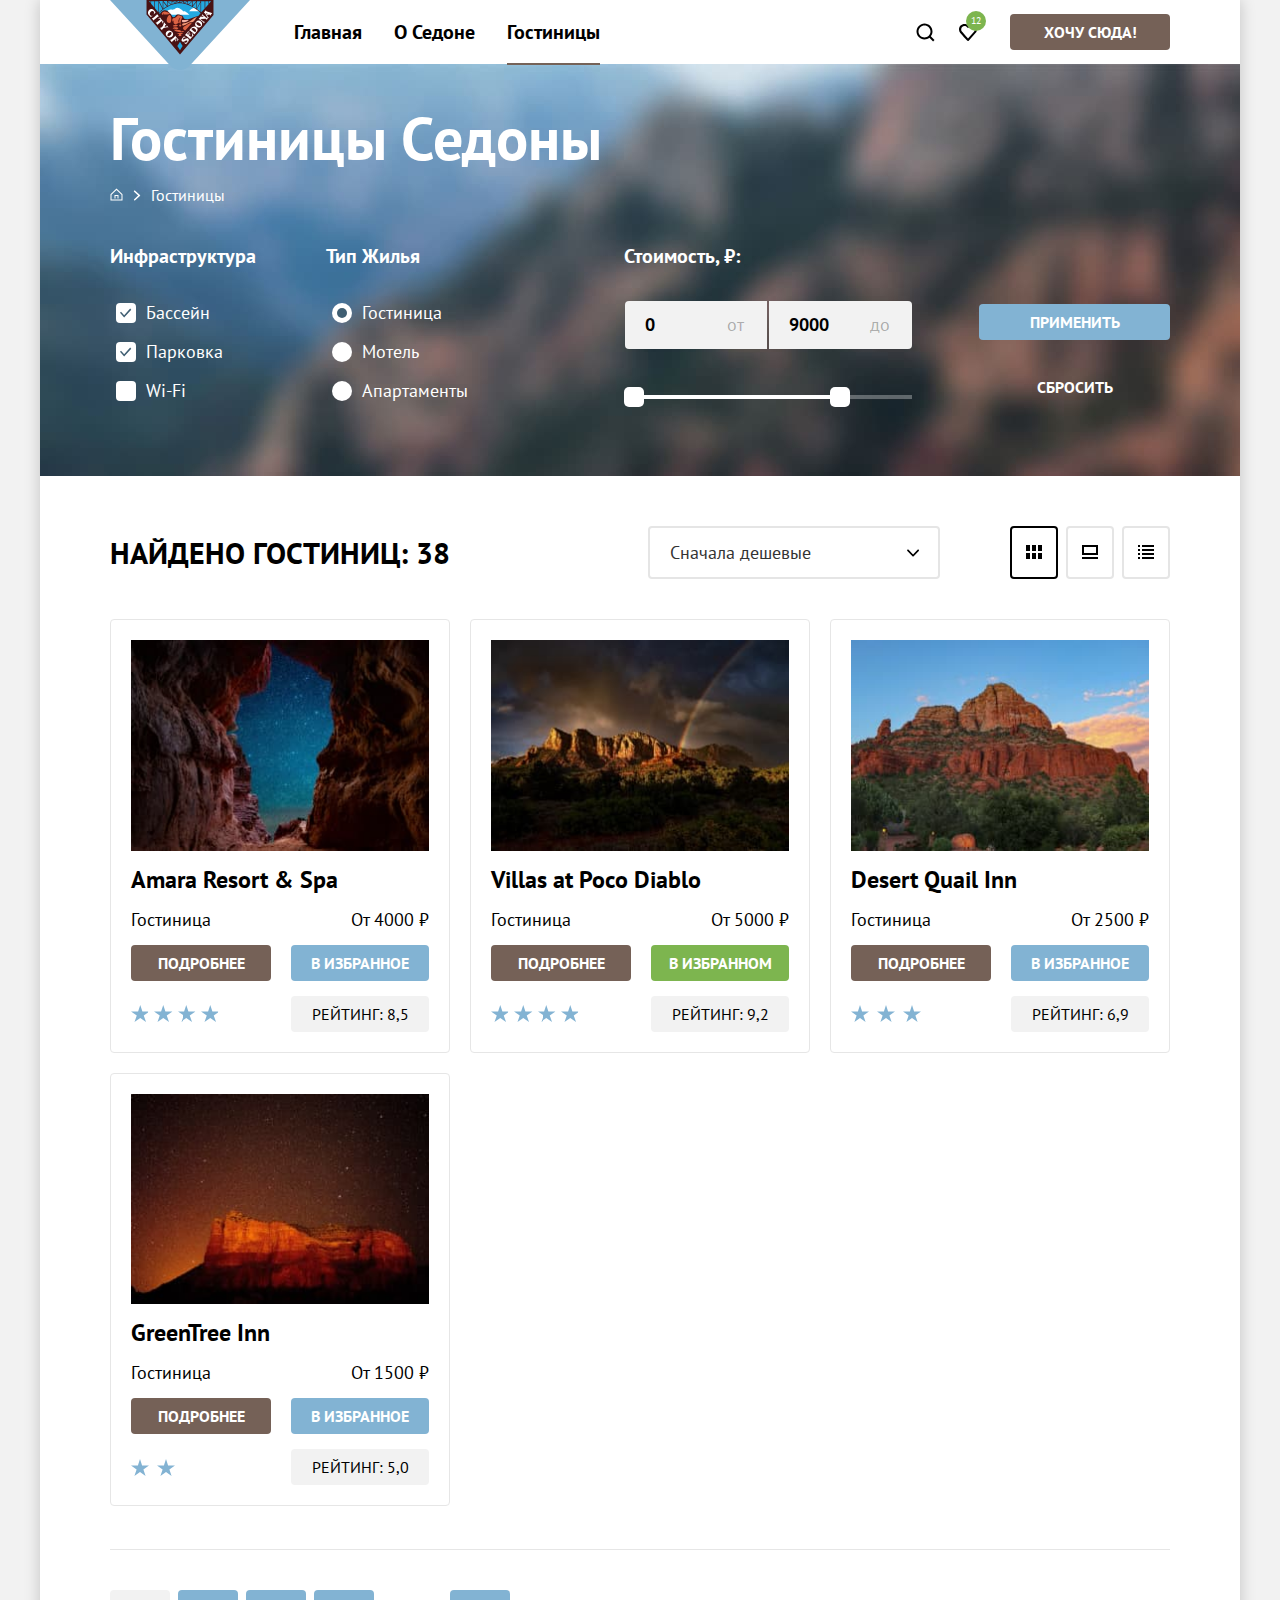
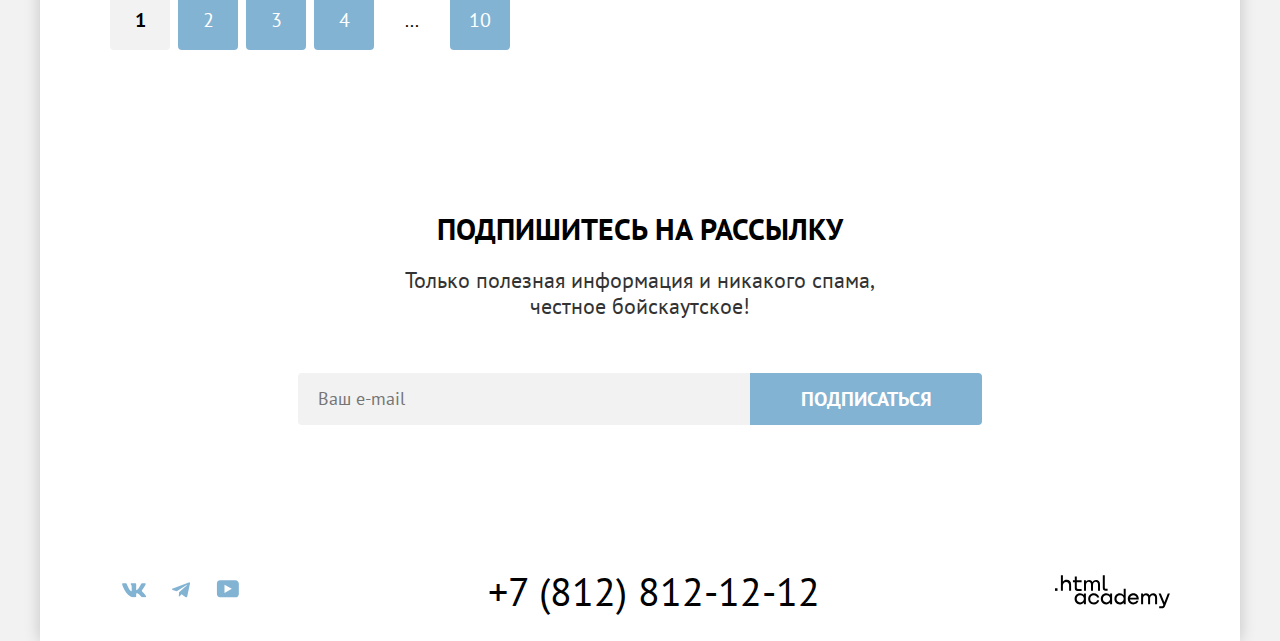
<file: catalog.html>
<!DOCTYPE html>
<html lang="ru">
  <head>
    <meta charset="UTF-8">
    <meta name="viewport" content="width=device-width, initial-scale=1.0">
    <link rel="stylesheet" href="styles/styles.css">
    <link rel="icon" href="favicon.ico" sizes="32x32">
    <title>Гостиницы Седоны</title>
  </head>
  <body>
    <div class="page-container">
      <header class="page-header" data-test="header">
        <a class="main-logo" href="index.html">
          <img src="images/logo-sedona.svg" width="140" height="70" alt="Логотип Седона">
          <span class="visually-hidden">Логотип компании Седона, сервиса по бронированию отелей в городе
            Седона, штат Аризона, США</span>
        </a>
        <nav class="page-navigation">
          <ul class="navigation-list">
            <li class="navigation-item">
              <a class="navigation-link" href="index.html">Главная</a>
            </li>
            <li class="navigation-item">
              <a class="navigation-link" href="#">О Седоне</a>
            </li>
            <li class="navigation-item">
              <a class="navigation-link current" href="catalog.html" aria-current="page">Гостиницы</a>
            </li>
          </ul>
          <ul class="navigation-user-list">
            <li class="navigation-user-item">
              <a class="navigation-link" href="#">
                <span class="visually-hidden">Поиск</span>
                <svg class="search-icon" width="19" height="19" viewBox="0 0 19 19" fill="none" xmlns="http://www.w3.org/2000/svg" aria-hidden="true" focusable="false">
                  <path d="M18.5 17.0083L14.8 13.3287C15.8 12.0359 16.5 10.3453 16.5 8.4558C16.5 4.08011 12.9 0.5 8.5 0.5C4.1 0.5 0.5 4.17956 0.5 8.55525C0.5 12.9309 4.1 16.511 8.5 16.511C10.3 16.511 12 15.9144 13.4 14.8204L17.1 18.5L18.5 17.0083ZM8.5 14.5221C5.2 14.5221 2.5 11.837 2.5 8.55525C2.5 5.27348 5.2 2.5884 8.5 2.5884C11.8 2.5884 14.5 5.27348 14.5 8.55525C14.5 11.837 11.8 14.5221 8.5 14.5221Z" fill="current" />
                </svg>
              </a>
            </li>
            <li class="navigation-user-item">
              <a class="navigation-link" href="#">
                <span class="visually-hidden">Избранное</span>
                <svg class="favourite-icon" aria-hidden="true" focusable="false" width="20" height="20" viewBox="0 0 20 20" fill="none" xmlns="http://www.w3.org/2000/svg">
                  <path d="M9.9 19C9.6 19 9.3 18.9 9.1 18.6C3.7 12.5 2.4 11.1 2.1 10.7C1.4 9.8 1 8.6 1 7.4C1 4.4 3.4 2 6.5 2C7.8 2 9 2.5 10 3.3C11 2.5 12.3 2 13.5 2C16.5 2 19 4.4 19 7.4C19 8.7 18.5 9.9 17.7 10.8L10.7 18.7C10.5 18.9 10.3 19 9.9 19ZM3.9 9.5C4.2 9.9 7.4 13.5 10 16.4L16.2 9.4C16.7 8.9 16.9 8.2 16.9 7.4C16.9 5.6 15.4 4.1 13.6 4.1C12.6 4.1 11.6 4.6 10.9 5.4C10.6 5.7 10.3 5.8 10 5.8C9.7 5.8 9.4 5.6 9.2 5.4C8.5 4.6 7.5 4.1 6.5 4.1C4.7 4.1 3.2 5.6 3.2 7.4C3.1 8.3 3.5 9 3.9 9.5C3.8 9.5 3.8 9.5 3.9 9.5Z" fill="current" />
                </svg>
              </a>
                <span class="count-badge">12</span>
            </li>
          </ul>
        </nav>
        <a class="header-button button" href="#">Хочу сюда!</a>
      </header>
      <main class="main-container" data-test="main">
        <div class="inner-header-wrapper">
          <header class="inner-header">
            <h1 class="inner-header-title">Гостиницы Седоны</h1>
            <ol class="breadcrumbs-list">
              <li class="breadcrumbs-item">
                <a class="breadcrumbs-link" href="index.html" aria-current="page">
                  <span class="visually-hidden">Главная</span>
                  <svg class="home-icon" aria-hidden="true" focusable="false" width="13" height="13" viewBox="0 0 13 13" fill="current" xmlns="http://www.w3.org/2000/svg">
                    <path d="M6.5 0.5L0.5 6.30006V12.5001H12.5V6.30006L6.5 0.5ZM11.5 11.5001H1.5V6.70005L6.5 1.9L11.5 6.70005V11.5001Z" fill="current" />
                    <path d="M4.5 10.5001H5.5V8.00005H7.5V10.5001H8.5V7.00005H4.5V10.5001Z" fill="current" />
                  </svg>
                </a>
              </li>
              <li class="breadcrumbs-item">
                <a class="breadcrumbs-link" href="catalog.html">Гостиницы</a>
              </li>
            </ol>
          </header>
          <section class="catalog-filter" data-test="filter">
            <h2 class="visually-hidden">Поиск гостиниц</h2>
              <form class="catalog-filter" action="https://echo.htmlacademy.ru/" method="get">
                <div class="left-columns">
                <fieldset class="catalog-filter-group">
                  <legend class="catalog-filter-title">Инфраструктура</legend>
                  <ul class="catalog-filter-list">
                    <li class="catalog-filter-item">
                      <label class="control">
                        <input class="control-input visually-hidden" type="checkbox" name="pool" checked>
                        <span class="control-mark"></span>
                        <span class="control-label">Бассейн</span>
                      </label>
                    </li>
                    <li class="catalog-filter-item">
                      <label class="control">
                        <input class="control-input visually-hidden" type="checkbox" name="parking" checked>
                        <span class="control-mark"></span>
                        <span class="control-label">Парковка</span>
                      </label>
                    </li>
                    <li class="catalog-filter-item">
                      <label class="control">
                        <input class="control-input visually-hidden" type="checkbox" name="wi-fi">
                        <span class="control-mark"></span>
                        <span class="control-label">Wi-Fi</span>
                      </label>
                    </li>
                  </ul>
                </fieldset>
                <fieldset class="catalog-filter-group">
                  <legend class="catalog-filter-title">Тип Жилья</legend>
                  <ul class="catalog-filter-list">
                    <li class="catalog-filter-item">
                      <label class="control">
                        <input class="control-input visually-hidden" type="radio" name="hotel-type" value="hotel" checked>
                        <span class="control-mark"></span>
                        <span class="control-label">Гостиница</span>
                      </label>
                    </li>
                    <li class="catalog-filter-item">
                      <label class="control">
                        <input class="control-input visually-hidden" type="radio" name="hotel-type" value="motel">
                        <span class="control-mark"></span>
                        <span class="control-label">Мотель</span>
                      </label>
                    </li>
                    <li class="catalog-filter-item">
                      <label class="control">
                        <input class="control-input visually-hidden" type="radio" name="hotel-type" value="apartments" >
                        <span class="control-mark"></span>
                        <span class="control-label">Апартаменты</span>
                      </label>
                    </li>
                  </ul>
                </fieldset>
              </div>
              <fieldset class="catalog-filter-group range-column">
                <legend class="catalog-filter-title">Стоимость, ₽:</legend>
                <div class="range-wrapper-inputs">
                <label class="price-min" for="price-min"></label>
            <input type="number" id="price-min" min="0" max="9000" value="0" name="price-min" placeholder="0">
                <label class="price-max" for="price-max"></label>
          <input type="number" id="price-max" min="0" max="9000" value="9000" name="price-max" placeholder="9000">
         </div>
              <div class="range-scale">
               <div class="range-bar" style="left: 0px; width: 226px">
                <button class="range-toggle toggle-min" type="button">
                  <span class="visually-hidden">Изменить минимальную цену</span>
                </button>
                <button class="range-toggle toggle-max" type="button">
                  <span class="visually-hidden">Изменить максимальную цену</span>
                </button>
               </div>
              </div>
              </fieldset>
              <fieldset class="catalog-filter-group button-column">
                <legend class="catalog-filter-title visually-hidden">Кнопки</legend>
                <button class="button catalog-button-submit" type="submit">
                  Применить
                </button>
                <button class="button catalog-button-reset" type="reset">
                  Сбросить
                </button>
              </fieldset>
            </form>
          </section>
        </div>
        <section class="catalog-hotel" data-test="catalog">
          <div class="container-sort">
            <h2 class="catalog-hotel-title">
              Найдено гостиниц: <output>38</output>
            </h2>
            <div class="select-control-wrapper">
              <select class="select-control" aria-label="Сортировать отели по" required>
                <option value="" disabled hidden>Выберите параметр сортировки</option>
                <option value="cheap" selected>Сначала дешевые</option>
                <option value="expensive">Сначала дорогие</option>
                <option value="popular">Сначала популярные</option>
              </select>
              <svg class="select-icon" aria-hidden="true" focusable="false" width="12" height="9" viewBox="0 0 12 9" fill="current" xmlns="http://www.w3.org/2000/svg">
                <path d="M6.67501 7.71255L11.775 2.41255C12.075 2.11255 12.075 1.51255 11.775 1.21255C11.475 0.912549 10.875 0.912549 10.575 1.21255L6.07501 5.91255L1.57501 1.21255C1.27501 0.912549 0.675012 0.912549 0.375012 1.21255C0.175012 1.31255 0.0750122 1.61255 0.0750122 1.81255C0.0750122 2.01255 0.175012 2.21255 0.375012 2.41255L5.47501 7.71255C5.77501 8.11255 6.37501 8.11255 6.67501 7.71255Z" fill="current" />
              </svg>
            </div>
            <ul class="view-toggle-list">
              <li class="view-toggle-item tile-icon">
                <a class="view-toggle-link current" href="catalog.html?view=tile">
                  <span class="visually-hidden">Показать плиткой</span>
                  <svg class="tile-icon" aria-hidden="true" focusable="false" width="16" height="14" viewBox="0 0 16 14" fill="none" xmlns="http://www.w3.org/2000/svg">
                    <g clip-path="url(#clip0_119103_169)">
                      <path d="M4 0H0V6H4V0Z" fill="black" />
                      <path d="M16 0H12V6H16V0Z" fill="black" />
                      <path d="M10 0H6V6H10V0Z" fill="black" />
                      <path d="M4 8H0V14H4V8Z" fill="black" />
                      <path d="M16 8H12V14H16V8Z" fill="black" />
                      <path d="M10 8H6V14H10V8Z" fill="black" />
                    </g>
                    <defs>
                      <clipPath id="clip0_119103_169">
                        <rect width="16" height="14" fill="white" />
                      </clipPath>
                    </defs>
                  </svg>
                </a>
              </li>
              <li class="view-toggle-item card-icon">
                <a class="view-toggle-link" href="catalog.html?view=card">
                  <span class="visually-hidden">Показать карточками</span>
                  <svg class="card-icon" aria-hidden="true" focusable="false" width="16" height="14" viewBox="0 0 16 14" fill="none" xmlns="http://www.w3.org/2000/svg">
                    <g clip-path="url(#clip0_119103_278)">
                      <path d="M16 12H0V14H16V12Z" fill="black" />
                      <path d="M14 2V8H2V2H14ZM16 0H0V10H16V0Z" fill="black" />
                    </g>
                    <defs>
                      <clipPath id="clip0_119103_278">
                        <rect width="16" height="14" fill="white" />
                      </clipPath>
                    </defs>
                  </svg>
                </a>
              </li>
              <li class="view-toggle-item list-icon">
                <a class="view-toggle-link" href="catalog.html?view=list">
                  <span class="visually-hidden">Показать списком</span>
                  <svg class="list-icon" aria-hidden="true" focusable="false" width="16" height="14" viewBox="0 0 16 14" fill="none" xmlns="http://www.w3.org/2000/svg">
                    <g clip-path="url(#clip0_119103_295)">
                      <path d="M2 0H0V2H2V0Z" fill="black" />
                      <path d="M16 0H4V2H16V0Z" fill="black" />
                      <path d="M2 4H0V6H2V4Z" fill="black" />
                      <path d="M16 4H4V6H16V4Z" fill="black" />
                      <path d="M2 8H0V10H2V8Z" fill="black" />
                      <path d="M16 8H4V10H16V8Z" fill="black" />
                      <path d="M2 12H0V14H2V12Z" fill="black" />
                      <path d="M16 12H4V14H16V12Z" fill="black" />
                    </g>
                    <defs>
                      <clipPath id="clip0_119103_295">
                        <rect width="16" height="14" fill="white" />
                      </clipPath>
                    </defs>
                  </svg>
                </a>
              </li>
            </ul>
          </div>
          <ul class="hotel-list">
            <li class="hotel-item" tabindex="0">
              <a class="hotel-list-link-img" href="#" tabindex="-1">
                <img class="hotel-list-img" src="images/hotels/hotel-1.jpg" width="300" height="212"
                  alt="Звездное небо в расщелине гор"></a>
                  <a class="hotel-list-link-title" href="#">
                    <h3 class="hotel-list-title">Amara Resort & Spa</h3>
                  </a>
              <p class="hotel-list-description">Гостиница</p>
              <p class="price">От 4000 ₽</p>
              <a class="button-details button" href="#">подробнее</a>
              <button class="favourite-button button" type="button">
                в избранное
              </button>
              <p class="hotel-stars hotel-stars-four">
                <span class="visually-hidden">Четыре звезды</span>
              </p>
              <p class="rating">Рейтинг: 8,5</p>
            </li>
            <li class="hotel-item" tabindex="0">
              <a class="hotel-list-link-img" href="#" tabindex="-1">
                <img class="hotel-list-img" src="images/hotels/hotel-2.jpg" width="300" height="212"
                  alt="Радуга над горным хребтом"></a>
                  <a class="hotel-list-link-title" href="#">
                <h3 class="hotel-list-title">Villas at Poco Diablo</h3>
              </a>
              <p class="hotel-list-description">Гостиница</p>
              <p class="price">От 5000 ₽</p>
              <a class="button-details button" href="#">подробнее</a>
              <button class="favourite-button active button" type="button">
                в избранном
              </button>
              <p class="hotel-stars hotel-stars-four">
                <span class="visually-hidden">Четыре звезды</span>
              </p>
              <p class="rating">Рейтинг: 9,2</p>
            </li>
            <li class="hotel-item" tabindex="0">
              <a class="hotel-list-link-img" href="#" tabindex="-1">
                <img class="hotel-list-img" src="images/hotels/hotel-3.jpg" width="300" height="212"
                  alt="Горы на фоне голубого неба"> </a>
                  <a class="hotel-list-link-title" href="#">
                    <h3 class="hotel-list-title">Desert Quail Inn</h3>
                  </a>
              <p class="hotel-list-description">Гостиница</p>
              <p class="price">От 2500 ₽</p>
              <a class="button-details button" href="#">подробнее</a>
              <button class="favourite-button button" type="button">
                в избранное
              </button>
              <p class="hotel-stars hotel-stars-three">
                <span class="visually-hidden">Три звезды</span>
              </p>
              <p class="rating">Рейтинг: 6,9</p>
            </li>
            <li class="hotel-item" tabindex="0">
              <a class="hotel-list-link-img" href="#" tabindex="-1">
                <img class="hotel-list-img" src="images/hotels/hotel-4.jpg" width="300" height="212"
                  alt="Горы на фоне звездного неба"></a>
                  <a class="hotel-list-link-title" href="#">
                <h3 class="hotel-list-title">GreenTree Inn</h3>
              </a>
              <p class="hotel-list-description">Гостиница</p>
              <p class="price">От 1500 ₽</p>
              <a class="button-details button" href="#">подробнее</a>
              <button class="favourite-button button" type="button">
                в избранное
              </button>
              <p class="hotel-stars hotel-stars-two">
                <span class="visually-hidden">Две звезды</span>
              </p>
                <p class="rating">Рейтинг: 5,0</p>
            </li>
          </ul>
            <ul class="pagination">
              <li class="pagination-item">
                <a class="pagination-link current" href="#">1</a>
              </li>
              <li class="pagination-item">
                <a class="pagination-link" href="#">2</a>
              </li>
              <li class="pagination-item">
                <a class="pagination-link" href="#">3</a>
              </li>
              <li class="pagination-item">
                <a class="pagination-link" href="#">4</a>
              </li>
              <li class="pagination-item">
                <span class="pagination-all disabled">...</span>
              </li>
              <li class="pagination-item">
                <a class="pagination-link" href="#">10</a>
              </li>
            </ul>
        </section>
        <section class="subscription" data-test="subscribe">
          <h2 class="subscription-title dark">Подпишитесь на рассылку</h2>
          <p class="subscription-description dark">
            Только полезная информация и никакого спама, честное бойскаутское!
          </p>
          <form class="subscription-form" action="https://echo.htmlacademy.ru/" method="post">
            <label class="subscription-email visually-hidden" for="subscription-email">Ваш e-mail</label>
            <input class="subscription-email-field" type="email" name="subscription-email" id="subscription-email"
              placeholder="Ваш e-mail" required>
            <button class="subscription-button button" type="submit">Подписаться</button>
          </form>
        </section>
      </main>
      <footer class="page-footer" data-test="footer">
        <h2 class="visually-hidden">Cоциальные сети</h2>
        <ul class="social-list">
          <li class="social-list-item">
            <a class="social-link-vk" href="#">
              <span class="visually-hidden">Вконтакте</span>
              <svg width="25" height="15" viewBox="0 0 25 15" fill="current" xmlns="http://www.w3.org/2000/svg">
                <path fill-rule="evenodd" clip-rule="evenodd" d="M24.1164 1.80445C24.2824 1.25845 24.1164 0.856445 23.3214 0.856445H20.6964C20.0284 0.856445 19.7204 1.20345 19.5534 1.58645C19.5534 1.58645 18.2184 4.78245 16.3274 6.85845C15.7154 7.46045 15.4374 7.65145 15.1034 7.65145C14.9364 7.65145 14.6854 7.46045 14.6854 6.91345V1.80445C14.6854 1.14845 14.5014 0.856445 13.9454 0.856445H9.81738C9.40038 0.856445 9.14938 1.16045 9.14938 1.44945C9.14938 2.07045 10.0954 2.21445 10.1924 3.96245V7.76045C10.1924 8.59345 10.0394 8.74444 9.70538 8.74444C8.81538 8.74444 6.65038 5.53345 5.36538 1.85945C5.11638 1.14445 4.86438 0.856445 4.19338 0.856445H1.56638C0.816382 0.856445 0.666382 1.20345 0.666382 1.58645C0.666382 2.26845 1.55638 5.65645 4.81138 10.1374C6.98138 13.1974 10.0364 14.8564 12.8194 14.8564C14.4884 14.8564 14.6944 14.4884 14.6944 13.8534V11.5404C14.6944 10.8034 14.8524 10.6564 15.3814 10.6564C15.7714 10.6564 16.4384 10.8484 17.9964 12.3234C19.7764 14.0724 20.0694 14.8564 21.0714 14.8564H23.6964C24.4464 14.8564 24.8224 14.4884 24.6064 13.7604C24.3684 13.0364 23.5184 11.9854 22.3914 10.7384C21.7794 10.0284 20.8614 9.26345 20.5824 8.88045C20.1934 8.38945 20.3044 8.17044 20.5824 7.73345C20.5824 7.73345 23.7824 3.30745 24.1154 1.80445H24.1164Z" fill="current" />
              </svg>
            </a>
          </li>
          <li class="social-list-item">
            <a class="social-link-tg" href="#">
              <span class="visually-hidden">Телеграмм</span>
              <svg width="18" height="16" viewBox="0 0 18 16" fill="current" xmlns="http://www.w3.org/2000/svg">
                <path d="M16.785 0.955705L0.840489 7.1042C-0.247661 7.54126 -0.241365 8.14828 0.640845 8.41897L4.73445 9.69597L14.2058 3.72014C14.6537 3.44766 15.0629 3.59424 14.7265 3.89281L7.05283 10.8183H7.05103L7.05283 10.8192L6.77045 15.0387C7.18413 15.0387 7.36669 14.8489 7.59871 14.625L9.58705 12.6915L13.7229 15.7464C14.4855 16.1664 15.0332 15.9506 15.2229 15.0405L17.9379 2.2453C18.2158 1.13107 17.5126 0.626562 16.785 0.955705Z" fill="current" />
              </svg>
            </a>
          </li>
          <li class="social-list-item">
            <a class="social-link-youtube" href="#">
              <span class="visually-hidden">Ютуб</span>
              <svg width="23" height="18" viewBox="0 0 23 18" fill="current" xmlns="http://www.w3.org/2000/svg">
                <path d="M18.9402 0.356445H3.50738C1.64668 0.356445 0.333252 1.9502 0.333252 3.75645V13.8502C0.333252 15.7627 1.64668 17.3564 3.50738 17.3564H19.1591C20.8009 17.3564 22.3333 15.7627 22.3333 13.9564V3.75645C22.1143 1.9502 20.8009 0.356445 18.9402 0.356445ZM7.99494 12.8939V4.81894L15.3283 8.85645L7.99494 12.8939Z" fill="current" />
              </svg>
            </a>
          </li>
        </ul>
        <a class="phone" href="tel:+78128121212">+7 (812) 812-12-12</a>
        <a class="logo-academy-icon" href="https://htmlacademy.ru/intensive/htmlcss">
          <span class="visually-hidden">HTML Academy</span>
          <svg width="115" height="34" viewBox="0 0 115 34" fill="current" xmlns="http://www.w3.org/2000/svg">
            <path d="M0 13.2564V15.8564H2.5V13.2564H0Z" fill="current" />
            <path d="M11.6 4.85645C10 4.85645 8.8 5.55645 8 6.55645H7.9V0.356445H5.9V15.8564H7.9V10.5564C7.9 8.45645 9.2 6.95645 11.2 6.95645C13 6.95645 14.1 8.35645 14.1 10.1564V15.8564H16.1V9.75644C16.2 6.75644 14.3 4.85645 11.6 4.85645Z" fill="current"  />
            <path d="M26.6 5.15645H21.8V1.45645H19.8V5.25645H17.9V7.25645H19.8V13.2564C19.8 14.9564 20.8 15.9564 22.5 15.9564H26.6V13.9564H22.9C22.2 13.9564 21.8 13.5564 21.8 12.8564V7.15645H26.6V5.15645Z" fill="current"  />
            <path d="M41.1 4.95645C39.5 4.95645 38.2 5.75644 37.6 7.05645H37.5C36.9 5.85645 35.7 4.95645 34.1 4.95645C32.7 4.95645 31.6 5.75645 31 6.75645H30.9V5.15645H29V15.7564H31V10.3564C31 8.35645 32 6.85645 33.6 6.85645C35.1 6.85645 36 7.85645 36 9.45645V15.7564H38V10.1564C38 7.75645 39.4 6.85645 40.6 6.85645C42.1 6.85645 43 7.85645 43 9.45645V15.7564H45V9.25644C45.1 6.75644 43.6 4.95645 41.1 4.95645Z" fill="current"  />
            <path d="M47.8 13.0564C47.8 14.7564 48.8 15.7564 50.6 15.7564H52.6V13.7564H50.9C50.2 13.7564 49.8 13.3564 49.8 12.6564V0.356445H47.8V13.0564Z" fill="current"  />
            <path d="M28.9 20.0564C28 18.9564 26.7 18.2564 25 18.2564C21.9 18.2564 19.6 20.5564 19.6 23.8564C19.6 27.1564 21.9 29.4564 25 29.4564C26.8 29.4564 28 28.6564 28.8 27.5564H28.9V29.1564H30.9V18.5564H28.9V20.0564ZM25.3 27.4564C23.1 27.4564 21.7 25.8564 21.7 23.8564C21.7 21.8564 23.1 20.2564 25.3 20.2564C27.5 20.2564 28.9 21.8564 28.9 23.8564C28.9 25.7564 27.5 27.4564 25.3 27.4564Z" fill="current"  />
            <path d="M44.2 22.3564C43.7 19.9564 41.6 18.2564 38.8 18.2564C35.4 18.2564 33.2 20.7564 33.2 23.8564C33.2 26.9564 35.4 29.4564 38.8 29.4564C41.6 29.4564 43.7 27.6564 44.2 25.2564H42.1C41.7 26.5564 40.4 27.5564 38.8 27.5564C36.6 27.5564 35.2 25.9564 35.2 23.9564C35.2 21.9564 36.6 20.3564 38.8 20.3564C40.4 20.3564 41.6 21.3564 42.1 22.5564H44.2V22.3564Z" fill="current"  />
            <path d="M55.1 20.0564C54.2 18.9564 52.9 18.2564 51.2 18.2564C48.1 18.2564 45.8 20.5564 45.8 23.8564C45.8 27.1564 48.1 29.4564 51.2 29.4564C53 29.4564 54.2 28.6564 55 27.5564H55.1V29.1564H57.1V18.5564H55.1V20.0564ZM51.5 27.4564C49.3 27.4564 47.9 25.8564 47.9 23.8564C47.9 21.8564 49.3 20.2564 51.5 20.2564C53.7 20.2564 55.1 21.8564 55.1 23.8564C55.1 25.7564 53.6 27.4564 51.5 27.4564Z" fill="current"  />
            <path d="M68.7 20.1564C67.8 19.0564 66.5 18.2564 64.8 18.2564C61.7 18.2564 59.4 20.5564 59.4 23.8564C59.4 27.1564 61.6 29.4564 64.8 29.4564C66.5 29.4564 67.8 28.6564 68.6 27.6564H68.7V29.1564H70.7V13.7564H68.7V20.1564ZM65.1 27.4564C62.9 27.4564 61.5 25.8564 61.5 23.8564C61.5 21.8564 62.9 20.2564 65.1 20.2564C67.3 20.2564 68.7 21.8564 68.7 23.8564C68.6 25.8564 67.2 27.4564 65.1 27.4564Z" fill="current"  />
            <path d="M78.3 18.2564C75 18.2564 72.8 20.7564 72.8 23.8564C72.8 26.8564 74.9 29.4564 78.3 29.4564C80.8 29.4564 82.8 28.1564 83.5 25.8564H81.4C80.9 26.8564 79.8 27.4564 78.4 27.4564C76.5 27.4564 75.1 26.1564 75 24.5564H83.8C84 20.9564 81.8 18.2564 78.3 18.2564ZM78.3 20.1564C80 20.1564 81.3 21.1564 81.6 22.7564H75.1C75.4 21.2564 76.6 20.1564 78.3 20.1564Z" fill="current"  />
            <path d="M98.2 18.2564C96.6 18.2564 95.3 19.0564 94.6 20.2564H94.5C93.9 19.0564 92.7 18.2564 91.1 18.2564C89.7 18.2564 88.6 18.9564 88 20.0564V18.5564H86.1V29.1564H88.1V23.7564C88.1 21.7564 89.1 20.3564 90.7 20.2564C92.2 20.2564 93.1 21.2564 93.1 22.8564V29.1564H95.1V23.5564C95.1 21.1564 96.5 20.2564 97.7 20.2564C99.2 20.2564 100.1 21.2564 100.1 22.8564V29.1564H102.1V22.6564C102.2 20.0564 100.7 18.2564 98.2 18.2564Z" fill="current"  />
            <path d="M109.4 27.3564L105.8 18.4564H103.6L108.4 30.0564C108.1 30.9564 107.7 31.2564 106.7 31.2564H104.2V33.2564H106.7C108.5 33.2564 109.5 32.4564 110.2 30.6564L114.9 18.4564H112.8L109.4 27.3564Z" fill="current" />
          </svg>
        </a>
      </footer>
    </div>
  </body>
</html>
</file>
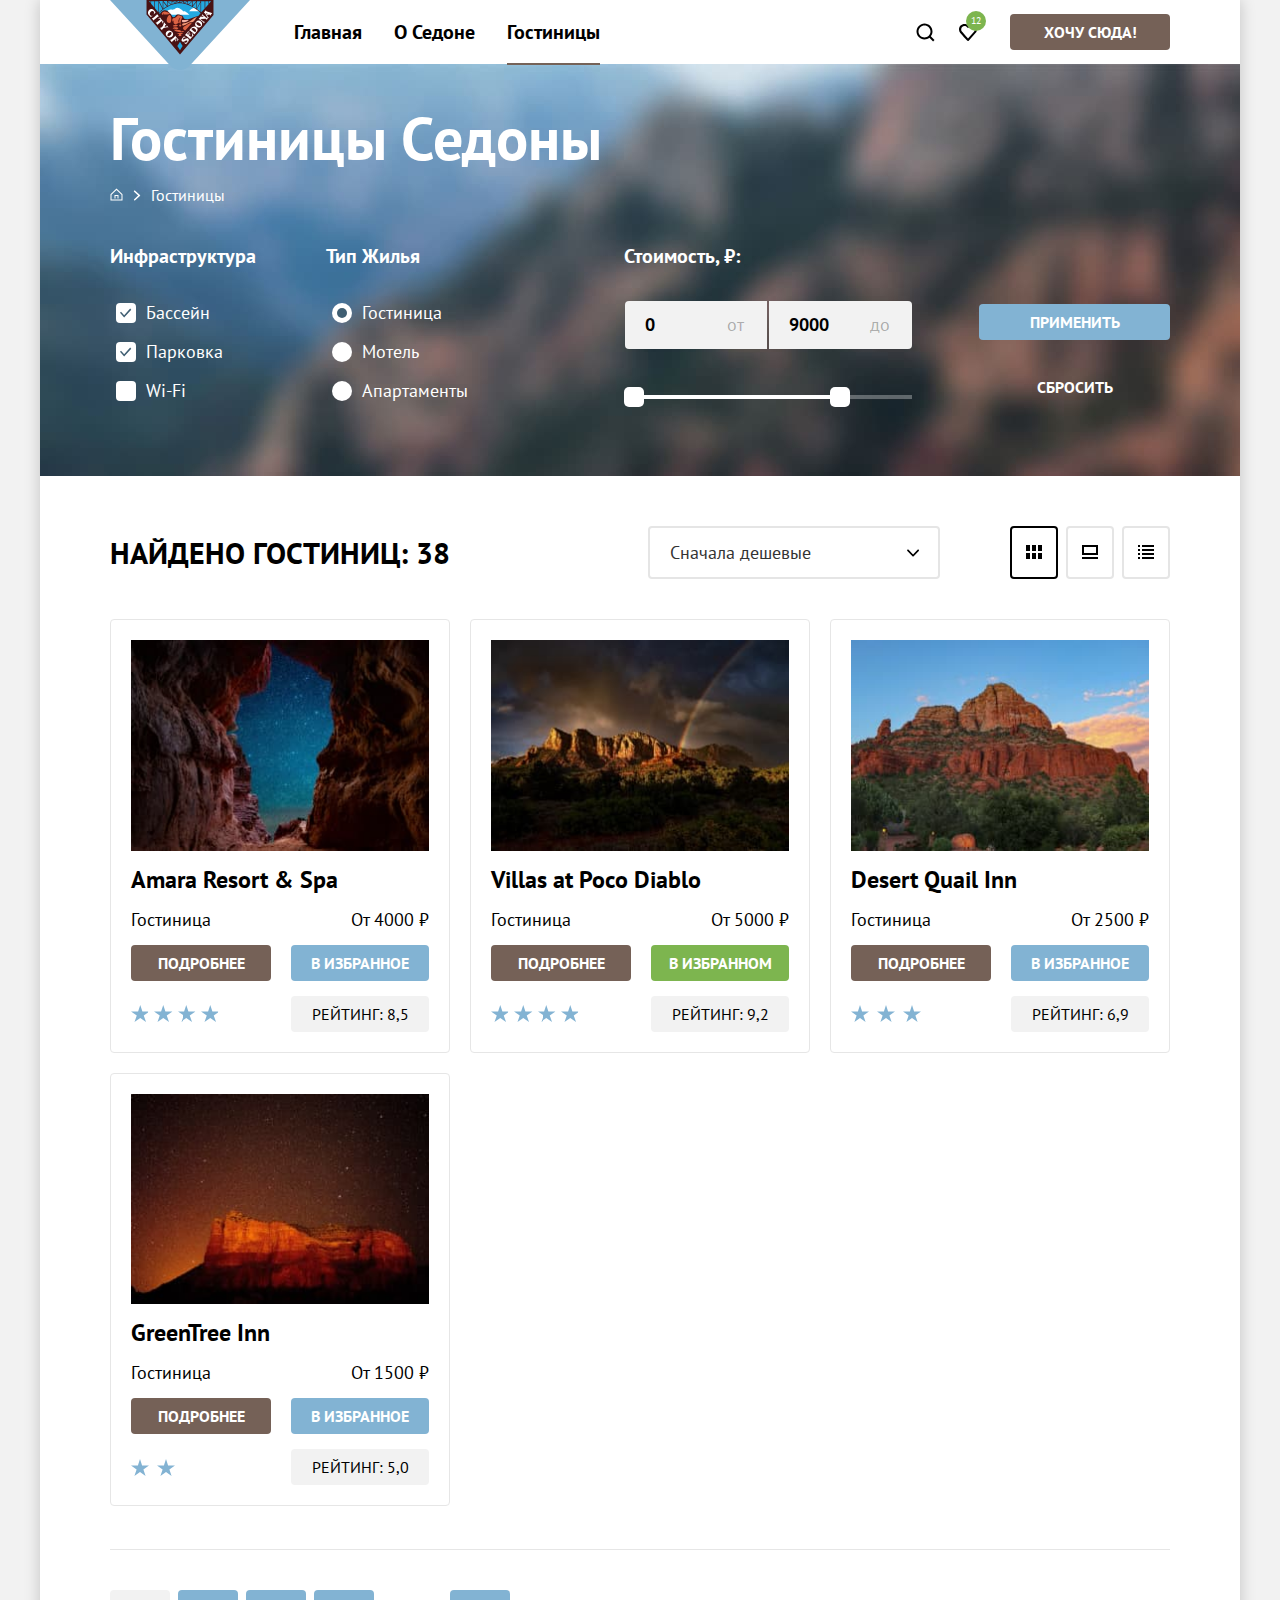
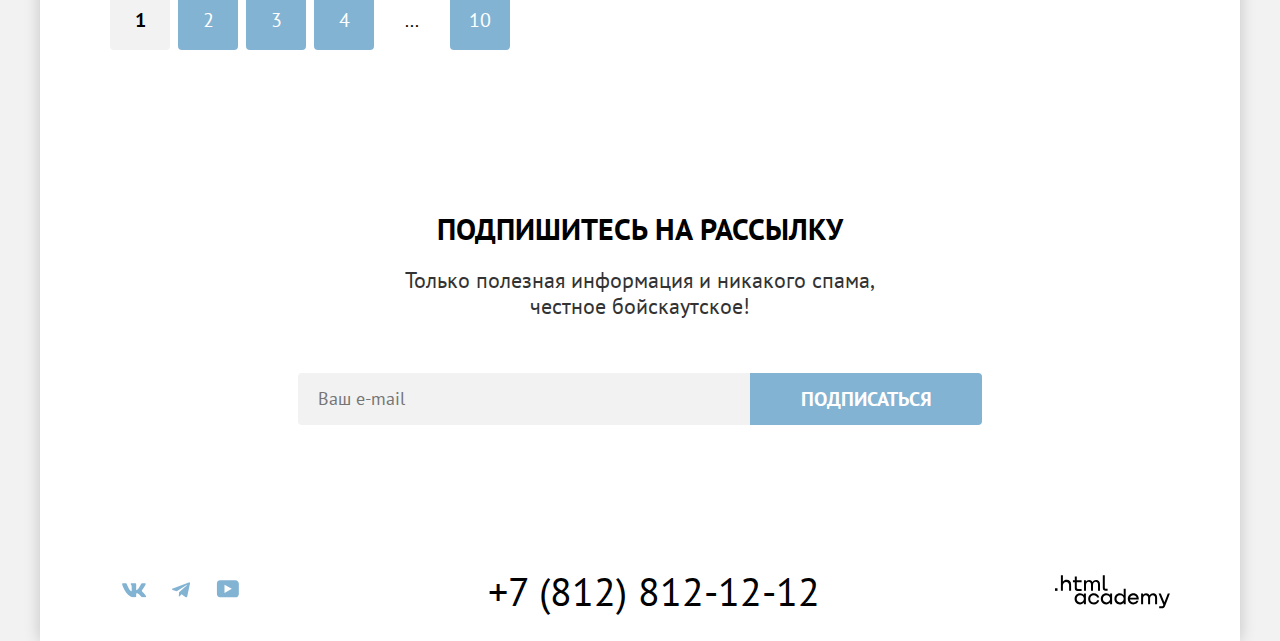
<file: 1/catalog.html>
<!DOCTYPE html>
<html lang="ru">
  <head>
    <meta charset="UTF-8">
    <meta name="viewport" content="width=device-width, initial-scale=1.0">
    <link rel="stylesheet" href="styles/styles.css">
    <link rel="icon" href="favicon.ico" sizes="32x32">
    <title>Гостиницы Седоны</title>
    <base href="https://htmlacademy-htmlcss.github.io/2504671-sedona-40/1/">
</head>
  <body>
    <div class="page-container">
      <header class="page-header" data-test="header">
        <a class="main-logo" href="index.html">
          <img src="images/logo-sedona.svg" width="140" height="70" alt="Логотип Седона">
          <span class="visually-hidden">Логотип компании Седона, сервиса по бронированию отелей в городе
            Седона, штат Аризона, США</span>
        </a>
        <nav class="page-navigation">
          <ul class="navigation-list">
            <li class="navigation-item">
              <a class="navigation-link" href="index.html">Главная</a>
            </li>
            <li class="navigation-item">
              <a class="navigation-link" href="#">О Седоне</a>
            </li>
            <li class="navigation-item">
              <a class="navigation-link current" href="catalog.html">Гостиницы</a>
            </li>
          </ul>
          <ul class="navigation-user-list">
            <li class="navigation-user-item">
              <a class="navigation-link" href="#">
                <span class="visually-hidden">Поиск</span>
                <svg class="search-icon" width="19" height="19" viewBox="0 0 19 19" fill="none" xmlns="http://www.w3.org/2000/svg" aria-hidden="true" focusable="false">
                  <path d="M18.5 17.0083L14.8 13.3287C15.8 12.0359 16.5 10.3453 16.5 8.4558C16.5 4.08011 12.9 0.5 8.5 0.5C4.1 0.5 0.5 4.17956 0.5 8.55525C0.5 12.9309 4.1 16.511 8.5 16.511C10.3 16.511 12 15.9144 13.4 14.8204L17.1 18.5L18.5 17.0083ZM8.5 14.5221C5.2 14.5221 2.5 11.837 2.5 8.55525C2.5 5.27348 5.2 2.5884 8.5 2.5884C11.8 2.5884 14.5 5.27348 14.5 8.55525C14.5 11.837 11.8 14.5221 8.5 14.5221Z" fill="current" />
                </svg>
              </a>
            </li>
            <li class="navigation-user-item">
              <a class="navigation-link" href="#">
                <span class="visually-hidden">Избранное</span>
                <svg class="favourite-icon" aria-hidden="true" focusable="false" width="20" height="20" viewBox="0 0 20 20" fill="none" xmlns="http://www.w3.org/2000/svg">
                  <path d="M9.9 19C9.6 19 9.3 18.9 9.1 18.6C3.7 12.5 2.4 11.1 2.1 10.7C1.4 9.8 1 8.6 1 7.4C1 4.4 3.4 2 6.5 2C7.8 2 9 2.5 10 3.3C11 2.5 12.3 2 13.5 2C16.5 2 19 4.4 19 7.4C19 8.7 18.5 9.9 17.7 10.8L10.7 18.7C10.5 18.9 10.3 19 9.9 19ZM3.9 9.5C4.2 9.9 7.4 13.5 10 16.4L16.2 9.4C16.7 8.9 16.9 8.2 16.9 7.4C16.9 5.6 15.4 4.1 13.6 4.1C12.6 4.1 11.6 4.6 10.9 5.4C10.6 5.7 10.3 5.8 10 5.8C9.7 5.8 9.4 5.6 9.2 5.4C8.5 4.6 7.5 4.1 6.5 4.1C4.7 4.1 3.2 5.6 3.2 7.4C3.1 8.3 3.5 9 3.9 9.5C3.8 9.5 3.8 9.5 3.9 9.5Z" fill="current" />
                </svg>
              </a>
                <span class="count-badge">12</span>
            </li>
          </ul>
        </nav>
        <a class="header-button button" href="#">Хочу сюда!</a>
      </header>
      <main class="main-container" data-test="main">
        <div class="inner-header-wrapper">
          <header class="inner-header">
            <h1 class="inner-header-title">Гостиницы Седоны</h1>
            <ol class="breadcrumbs-list">
              <li class="breadcrumbs-item">
                <a class="breadcrumbs-link" href="index.html" aria-current="page">
                  <span class="visually-hidden">Главная</span>
                  <svg class="home-icon" aria-hidden="true" focusable="false" width="13" height="13" viewBox="0 0 13 13" fill="current" xmlns="http://www.w3.org/2000/svg">
                    <path d="M6.5 0.5L0.5 6.30006V12.5001H12.5V6.30006L6.5 0.5ZM11.5 11.5001H1.5V6.70005L6.5 1.9L11.5 6.70005V11.5001Z" fill="current" />
                    <path d="M4.5 10.5001H5.5V8.00005H7.5V10.5001H8.5V7.00005H4.5V10.5001Z" fill="current" />
                  </svg>
                </a>
              </li>
              <li class="breadcrumbs-item">
                <a class="breadcrumbs-link" href="catalog.html">Гостиницы</a>
              </li>
            </ol>
          </header>
          <section class="catalog-filter" data-test="filter">
            <h2 class="visually-hidden">Поиск гостиниц</h2>
              <form class="catalog-filter" action="https://echo.htmlacademy.ru/" method="get">
                <div class="left-columns">
                <fieldset class="catalog-filter-group">
                  <legend class="catalog-filter-title">Инфраструктура</legend>
                  <ul class="catalog-filter-list">
                    <li class="catalog-filter-item">
                      <label class="control">
                        <input class="control-input visually-hidden" type="checkbox" name="pool" checked>
                        <span class="control-mark"></span>
                        <span class="control-label">Бассейн</span>
                      </label>
                    </li>
                    <li class="catalog-filter-item">
                      <label class="control">
                        <input class="control-input visually-hidden" type="checkbox" name="parking" checked>
                        <span class="control-mark"></span>
                        <span class="control-label">Парковка</span>
                      </label>
                    </li>
                    <li class="catalog-filter-item">
                      <label class="control">
                        <input class="control-input visually-hidden" type="checkbox" name="wi-fi">
                        <span class="control-mark"></span>
                        <span class="control-label">Wi-Fi</span>
                      </label>
                    </li>
                  </ul>
                </fieldset>
                <fieldset class="catalog-filter-group">
                  <legend class="catalog-filter-title">Тип Жилья</legend>
                  <ul class="catalog-filter-list">
                    <li class="catalog-filter-item">
                      <label class="control">
                        <input class="control-input visually-hidden" type="radio" name="hotel-type" value="hotel" checked>
                        <span class="control-mark"></span>
                        <span class="control-label">Гостиница</span>
                      </label>
                    </li>
                    <li class="catalog-filter-item">
                      <label class="control">
                        <input class="control-input visually-hidden" type="radio" name="hotel-type" value="motel">
                        <span class="control-mark"></span>
                        <span class="control-label">Мотель</span>
                      </label>
                    </li>
                    <li class="catalog-filter-item">
                      <label class="control">
                        <input class="control-input visually-hidden" type="radio" name="hotel-type" value="apartments" >
                        <span class="control-mark"></span>
                        <span class="control-label">Апартаменты</span>
                      </label>
                    </li>
                  </ul>
                </fieldset>
              </div>
              <fieldset class="catalog-filter-group range-column">
                <legend class="catalog-filter-title">Стоимость, ₽:</legend>
                <div class="range-wrapper-inputs">
                <label class="price-min" for="price-min"></label>
            <input type="number" id="price-min" min="0" max="9000" value="0" name="price-min" placeholder="0">
                <label class="price-max" for="price-max"></label>
          <input type="number" id="price-max" min="0" max="9000" value="9000" name="price-max" placeholder="9000">
         </div>
              <div class="range-scale">
               <div class="range-bar" style="left: 0px; width: 226px">
                <button class="range-toggle toggle-min" type="button">
                  <span class="visually-hidden">Изменить минимальную цену</span>
                </button>
                <button class="range-toggle toggle-max" type="button">
                  <span class="visually-hidden">Изменить максимальную цену</span>
                </button>
               </div>
              </div>
              </fieldset>
              <fieldset class="catalog-filter-group button-column">
                <legend class="catalog-filter-title visually-hidden">Кнопки</legend>
                <button class="button catalog-button-submit" type="submit">
                  Применить
                </button>
                <button class="button catalog-button-reset" type="reset">
                  Сбросить
                </button>
              </fieldset>
            </form>
          </section>
        </div>
        <section class="catalog-hotel" data-test="catalog">
          <div class="container-sort">
            <h2 class="catalog-hotel-title">
              Найдено гостиниц: <output>38</output>
            </h2>
            <div class="select-control-wrapper">
              <select class="select-control" aria-label="Сортировать отели по" required>
                <option value="" disabled hidden>Выберите параметр сортировки</option>
                <option value="cheap" selected>Сначала дешевые</option>
                <option value="expensive">Сначала дорогие</option>
                <option value="popular">Сначала популярные</option>
              </select>
              <svg class="select-icon" aria-hidden="true" focusable="false" width="12" height="9" viewBox="0 0 12 9" fill="current" xmlns="http://www.w3.org/2000/svg">
                <path d="M6.67501 7.71255L11.775 2.41255C12.075 2.11255 12.075 1.51255 11.775 1.21255C11.475 0.912549 10.875 0.912549 10.575 1.21255L6.07501 5.91255L1.57501 1.21255C1.27501 0.912549 0.675012 0.912549 0.375012 1.21255C0.175012 1.31255 0.0750122 1.61255 0.0750122 1.81255C0.0750122 2.01255 0.175012 2.21255 0.375012 2.41255L5.47501 7.71255C5.77501 8.11255 6.37501 8.11255 6.67501 7.71255Z" fill="current" />
              </svg>
            </div>
            <ul class="view-toggle-list">
              <li class="view-toggle-item tile-icon">
                <a class="view-toggle-link current" href="catalog.html?view=tile">
                  <span class="visually-hidden">Показать плиткой</span>
                  <svg class="tile-icon" aria-hidden="true" focusable="false" width="16" height="14" viewBox="0 0 16 14" fill="none" xmlns="http://www.w3.org/2000/svg">
                    <g clip-path="url(#clip0_119103_169)">
                      <path d="M4 0H0V6H4V0Z" fill="black" />
                      <path d="M16 0H12V6H16V0Z" fill="black" />
                      <path d="M10 0H6V6H10V0Z" fill="black" />
                      <path d="M4 8H0V14H4V8Z" fill="black" />
                      <path d="M16 8H12V14H16V8Z" fill="black" />
                      <path d="M10 8H6V14H10V8Z" fill="black" />
                    </g>
                    <defs>
                      <clipPath id="clip0_119103_169">
                        <rect width="16" height="14" fill="white" />
                      </clipPath>
                    </defs>
                  </svg>
                </a>
              </li>
              <li class="view-toggle-item card-icon">
                <a class="view-toggle-link" href="catalog.html?view=card">
                  <span class="visually-hidden">Показать карточками</span>
                  <svg class="card-icon" aria-hidden="true" focusable="false" width="16" height="14" viewBox="0 0 16 14" fill="none" xmlns="http://www.w3.org/2000/svg">
                    <g clip-path="url(#clip0_119103_278)">
                      <path d="M16 12H0V14H16V12Z" fill="black" />
                      <path d="M14 2V8H2V2H14ZM16 0H0V10H16V0Z" fill="black" />
                    </g>
                    <defs>
                      <clipPath id="clip0_119103_278">
                        <rect width="16" height="14" fill="white" />
                      </clipPath>
                    </defs>
                  </svg>
                </a>
              </li>
              <li class="view-toggle-item list-icon">
                <a class="view-toggle-link" href="catalog.html?view=list">
                  <span class="visually-hidden">Показать списком</span>
                  <svg class="list-icon" aria-hidden="true" focusable="false" width="16" height="14" viewBox="0 0 16 14" fill="none" xmlns="http://www.w3.org/2000/svg">
                    <g clip-path="url(#clip0_119103_295)">
                      <path d="M2 0H0V2H2V0Z" fill="black" />
                      <path d="M16 0H4V2H16V0Z" fill="black" />
                      <path d="M2 4H0V6H2V4Z" fill="black" />
                      <path d="M16 4H4V6H16V4Z" fill="black" />
                      <path d="M2 8H0V10H2V8Z" fill="black" />
                      <path d="M16 8H4V10H16V8Z" fill="black" />
                      <path d="M2 12H0V14H2V12Z" fill="black" />
                      <path d="M16 12H4V14H16V12Z" fill="black" />
                    </g>
                    <defs>
                      <clipPath id="clip0_119103_295">
                        <rect width="16" height="14" fill="white" />
                      </clipPath>
                    </defs>
                  </svg>
                </a>
              </li>
            </ul>
          </div>
          <ul class="hotel-list">
            <li class="hotel-item" tabindex="0">
              <a class="hotel-list-link-img" href="#" tabindex="-1">
                <img class="hotel-list-img" src="images/hotels/hotel-1.jpg" width="300" height="212"
                  alt="Звездное небо в расщелине гор"></a>
                  <a class="hotel-list-link-title" href="#">
                    <h3 class="hotel-list-title">Amara Resort & Spa</h3>
                  </a>
              <p class="hotel-list-description">Гостиница</p>
              <p class="price">От 4000 ₽</p>
              <a class="button-details button" href="#">подробнее</a>
              <button class="favourite-button button" type="button">
                в избранное
              </button>
              <p class="hotel-stars hotel-stars-four">
                <span class="visually-hidden">Четыре звезды</span>
              </p>
              <p class="rating">Рейтинг: 8,5</p>
            </li>
            <li class="hotel-item" tabindex="0">
              <a class="hotel-list-link-img" href="#" tabindex="-1">
                <img class="hotel-list-img" src="images/hotels/hotel-2.jpg" width="300" height="212"
                  alt="Радуга над горным хребтом"></a>
                  <a class="hotel-list-link-title" href="#">
                <h3 class="hotel-list-title">Villas at Poco Diablo</h3>
              </a>
              <p class="hotel-list-description">Гостиница</p>
              <p class="price">От 5000 ₽</p>
              <a class="button-details button" href="#">подробнее</a>
              <button class="favourite-button active button" type="button">
                в избранном
              </button>
              <p class="hotel-stars hotel-stars-four">
                <span class="visually-hidden">Четыре звезды</span>
              </p>
              <p class="rating">Рейтинг: 9,2</p>
            </li>
            <li class="hotel-item" tabindex="0">
              <a class="hotel-list-link-img" href="#" tabindex="-1">
                <img class="hotel-list-img" src="images/hotels/hotel-3.jpg" width="300" height="212"
                  alt="Горы на фоне голубого неба"> </a>
                  <a class="hotel-list-link-title" href="#">
                    <h3 class="hotel-list-title">Desert Quail Inn</h3>
                  </a>
              <p class="hotel-list-description">Гостиница</p>
              <p class="price">От 2500 ₽</p>
              <a class="button-details button" href="#">подробнее</a>
              <button class="favourite-button button" type="button">
                в избранное
              </button>
              <p class="hotel-stars hotel-stars-three">
                <span class="visually-hidden">Три звезды</span>
              </p>
              <p class="rating">Рейтинг: 6,9</p>
            </li>
            <li class="hotel-item" tabindex="0">
              <a class="hotel-list-link-img" href="#" tabindex="-1">
                <img class="hotel-list-img" src="images/hotels/hotel-4.jpg" width="300" height="212"
                  alt="Горы на фоне звездного неба"></a>
                  <a class="hotel-list-link-title" href="#">
                <h3 class="hotel-list-title">GreenTree Inn</h3>
              </a>
              <p class="hotel-list-description">Гостиница</p>
              <p class="price">От 1500 ₽</p>
              <a class="button-details button" href="#">подробнее</a>
              <button class="favourite-button button" type="button">
                в избранное
              </button>
              <p class="hotel-stars hotel-stars-two">
                <span class="visually-hidden">Две звезды</span>
              </p>
                <p class="rating">Рейтинг: 5,0</p>
            </li>
          </ul>
            <ul class="pagination">
              <li class="pagination-item">
                <a class="pagination-link current" href="#">1</a>
              </li>
              <li class="pagination-item">
                <a class="pagination-link" href="#">2</a>
              </li>
              <li class="pagination-item">
                <a class="pagination-link" href="#">3</a>
              </li>
              <li class="pagination-item">
                <a class="pagination-link" href="#">4</a>
              </li>
              <li class="pagination-item">
                <span class="pagination-all disabled">...</span>
              </li>
              <li class="pagination-item">
                <a class="pagination-link" href="#">10</a>
              </li>
            </ul>
        </section>
        <section class="subscription" data-test="subscribe">
          <h2 class="subscription-title dark">Подпишитесь на рассылку</h2>
          <p class="subscription-description dark">
            Только полезная информация и никакого спама, честное бойскаутское!
          </p>
          <form class="subscription-form" action="https://echo.htmlacademy.ru/" method="post">
            <label class="subscription-email visually-hidden" for="subscription-email">Ваш e-mail</label>
            <input class="subscription-email-field" type="email" name="subscription-email" id="subscription-email"
              placeholder="Ваш e-mail" required>
            <button class="subscription-button button" type="submit">Подписаться</button>
          </form>
        </section>
      </main>
      <footer class="page-footer" data-test="footer">
        <h2 class="visually-hidden">Cоциальные сети</h2>
        <ul class="social-list">
          <li class="social-list-item">
            <a class="social-link-vk" href="#">
              <span class="visually-hidden">Вконтакте</span>
              <svg width="25" height="15" viewBox="0 0 25 15" fill="current" xmlns="http://www.w3.org/2000/svg">
                <path fill-rule="evenodd" clip-rule="evenodd" d="M24.1164 1.80445C24.2824 1.25845 24.1164 0.856445 23.3214 0.856445H20.6964C20.0284 0.856445 19.7204 1.20345 19.5534 1.58645C19.5534 1.58645 18.2184 4.78245 16.3274 6.85845C15.7154 7.46045 15.4374 7.65145 15.1034 7.65145C14.9364 7.65145 14.6854 7.46045 14.6854 6.91345V1.80445C14.6854 1.14845 14.5014 0.856445 13.9454 0.856445H9.81738C9.40038 0.856445 9.14938 1.16045 9.14938 1.44945C9.14938 2.07045 10.0954 2.21445 10.1924 3.96245V7.76045C10.1924 8.59345 10.0394 8.74444 9.70538 8.74444C8.81538 8.74444 6.65038 5.53345 5.36538 1.85945C5.11638 1.14445 4.86438 0.856445 4.19338 0.856445H1.56638C0.816382 0.856445 0.666382 1.20345 0.666382 1.58645C0.666382 2.26845 1.55638 5.65645 4.81138 10.1374C6.98138 13.1974 10.0364 14.8564 12.8194 14.8564C14.4884 14.8564 14.6944 14.4884 14.6944 13.8534V11.5404C14.6944 10.8034 14.8524 10.6564 15.3814 10.6564C15.7714 10.6564 16.4384 10.8484 17.9964 12.3234C19.7764 14.0724 20.0694 14.8564 21.0714 14.8564H23.6964C24.4464 14.8564 24.8224 14.4884 24.6064 13.7604C24.3684 13.0364 23.5184 11.9854 22.3914 10.7384C21.7794 10.0284 20.8614 9.26345 20.5824 8.88045C20.1934 8.38945 20.3044 8.17044 20.5824 7.73345C20.5824 7.73345 23.7824 3.30745 24.1154 1.80445H24.1164Z" fill="current" />
              </svg>
            </a>
          </li>
          <li class="social-list-item">
            <a class="social-link-tg" href="#">
              <span class="visually-hidden">Телеграмм</span>
              <svg width="18" height="16" viewBox="0 0 18 16" fill="current" xmlns="http://www.w3.org/2000/svg">
                <path d="M16.785 0.955705L0.840489 7.1042C-0.247661 7.54126 -0.241365 8.14828 0.640845 8.41897L4.73445 9.69597L14.2058 3.72014C14.6537 3.44766 15.0629 3.59424 14.7265 3.89281L7.05283 10.8183H7.05103L7.05283 10.8192L6.77045 15.0387C7.18413 15.0387 7.36669 14.8489 7.59871 14.625L9.58705 12.6915L13.7229 15.7464C14.4855 16.1664 15.0332 15.9506 15.2229 15.0405L17.9379 2.2453C18.2158 1.13107 17.5126 0.626562 16.785 0.955705Z" fill="current" />
              </svg>
            </a>
          </li>
          <li class="social-list-item">
            <a class="social-link-youtube" href="#">
              <span class="visually-hidden">Ютуб</span>
              <svg width="23" height="18" viewBox="0 0 23 18" fill="current" xmlns="http://www.w3.org/2000/svg">
                <path d="M18.9402 0.356445H3.50738C1.64668 0.356445 0.333252 1.9502 0.333252 3.75645V13.8502C0.333252 15.7627 1.64668 17.3564 3.50738 17.3564H19.1591C20.8009 17.3564 22.3333 15.7627 22.3333 13.9564V3.75645C22.1143 1.9502 20.8009 0.356445 18.9402 0.356445ZM7.99494 12.8939V4.81894L15.3283 8.85645L7.99494 12.8939Z" fill="current" />
              </svg>
            </a>
          </li>
        </ul>
        <a class="phone" href="tel:+78128121212">+7 (812) 812-12-12</a>
        <a class="logo-academy-icon" href="https://htmlacademy.ru/intensive/htmlcss">
          <span class="visually-hidden">HTML Academy</span>
          <svg width="115" height="34" viewBox="0 0 115 34" fill="current" xmlns="http://www.w3.org/2000/svg">
            <path d="M0 13.2564V15.8564H2.5V13.2564H0Z" fill="current" />
            <path d="M11.6 4.85645C10 4.85645 8.8 5.55645 8 6.55645H7.9V0.356445H5.9V15.8564H7.9V10.5564C7.9 8.45645 9.2 6.95645 11.2 6.95645C13 6.95645 14.1 8.35645 14.1 10.1564V15.8564H16.1V9.75644C16.2 6.75644 14.3 4.85645 11.6 4.85645Z" fill="current"  />
            <path d="M26.6 5.15645H21.8V1.45645H19.8V5.25645H17.9V7.25645H19.8V13.2564C19.8 14.9564 20.8 15.9564 22.5 15.9564H26.6V13.9564H22.9C22.2 13.9564 21.8 13.5564 21.8 12.8564V7.15645H26.6V5.15645Z" fill="current"  />
            <path d="M41.1 4.95645C39.5 4.95645 38.2 5.75644 37.6 7.05645H37.5C36.9 5.85645 35.7 4.95645 34.1 4.95645C32.7 4.95645 31.6 5.75645 31 6.75645H30.9V5.15645H29V15.7564H31V10.3564C31 8.35645 32 6.85645 33.6 6.85645C35.1 6.85645 36 7.85645 36 9.45645V15.7564H38V10.1564C38 7.75645 39.4 6.85645 40.6 6.85645C42.1 6.85645 43 7.85645 43 9.45645V15.7564H45V9.25644C45.1 6.75644 43.6 4.95645 41.1 4.95645Z" fill="current"  />
            <path d="M47.8 13.0564C47.8 14.7564 48.8 15.7564 50.6 15.7564H52.6V13.7564H50.9C50.2 13.7564 49.8 13.3564 49.8 12.6564V0.356445H47.8V13.0564Z" fill="current"  />
            <path d="M28.9 20.0564C28 18.9564 26.7 18.2564 25 18.2564C21.9 18.2564 19.6 20.5564 19.6 23.8564C19.6 27.1564 21.9 29.4564 25 29.4564C26.8 29.4564 28 28.6564 28.8 27.5564H28.9V29.1564H30.9V18.5564H28.9V20.0564ZM25.3 27.4564C23.1 27.4564 21.7 25.8564 21.7 23.8564C21.7 21.8564 23.1 20.2564 25.3 20.2564C27.5 20.2564 28.9 21.8564 28.9 23.8564C28.9 25.7564 27.5 27.4564 25.3 27.4564Z" fill="current"  />
            <path d="M44.2 22.3564C43.7 19.9564 41.6 18.2564 38.8 18.2564C35.4 18.2564 33.2 20.7564 33.2 23.8564C33.2 26.9564 35.4 29.4564 38.8 29.4564C41.6 29.4564 43.7 27.6564 44.2 25.2564H42.1C41.7 26.5564 40.4 27.5564 38.8 27.5564C36.6 27.5564 35.2 25.9564 35.2 23.9564C35.2 21.9564 36.6 20.3564 38.8 20.3564C40.4 20.3564 41.6 21.3564 42.1 22.5564H44.2V22.3564Z" fill="current"  />
            <path d="M55.1 20.0564C54.2 18.9564 52.9 18.2564 51.2 18.2564C48.1 18.2564 45.8 20.5564 45.8 23.8564C45.8 27.1564 48.1 29.4564 51.2 29.4564C53 29.4564 54.2 28.6564 55 27.5564H55.1V29.1564H57.1V18.5564H55.1V20.0564ZM51.5 27.4564C49.3 27.4564 47.9 25.8564 47.9 23.8564C47.9 21.8564 49.3 20.2564 51.5 20.2564C53.7 20.2564 55.1 21.8564 55.1 23.8564C55.1 25.7564 53.6 27.4564 51.5 27.4564Z" fill="current"  />
            <path d="M68.7 20.1564C67.8 19.0564 66.5 18.2564 64.8 18.2564C61.7 18.2564 59.4 20.5564 59.4 23.8564C59.4 27.1564 61.6 29.4564 64.8 29.4564C66.5 29.4564 67.8 28.6564 68.6 27.6564H68.7V29.1564H70.7V13.7564H68.7V20.1564ZM65.1 27.4564C62.9 27.4564 61.5 25.8564 61.5 23.8564C61.5 21.8564 62.9 20.2564 65.1 20.2564C67.3 20.2564 68.7 21.8564 68.7 23.8564C68.6 25.8564 67.2 27.4564 65.1 27.4564Z" fill="current"  />
            <path d="M78.3 18.2564C75 18.2564 72.8 20.7564 72.8 23.8564C72.8 26.8564 74.9 29.4564 78.3 29.4564C80.8 29.4564 82.8 28.1564 83.5 25.8564H81.4C80.9 26.8564 79.8 27.4564 78.4 27.4564C76.5 27.4564 75.1 26.1564 75 24.5564H83.8C84 20.9564 81.8 18.2564 78.3 18.2564ZM78.3 20.1564C80 20.1564 81.3 21.1564 81.6 22.7564H75.1C75.4 21.2564 76.6 20.1564 78.3 20.1564Z" fill="current"  />
            <path d="M98.2 18.2564C96.6 18.2564 95.3 19.0564 94.6 20.2564H94.5C93.9 19.0564 92.7 18.2564 91.1 18.2564C89.7 18.2564 88.6 18.9564 88 20.0564V18.5564H86.1V29.1564H88.1V23.7564C88.1 21.7564 89.1 20.3564 90.7 20.2564C92.2 20.2564 93.1 21.2564 93.1 22.8564V29.1564H95.1V23.5564C95.1 21.1564 96.5 20.2564 97.7 20.2564C99.2 20.2564 100.1 21.2564 100.1 22.8564V29.1564H102.1V22.6564C102.2 20.0564 100.7 18.2564 98.2 18.2564Z" fill="current"  />
            <path d="M109.4 27.3564L105.8 18.4564H103.6L108.4 30.0564C108.1 30.9564 107.7 31.2564 106.7 31.2564H104.2V33.2564H106.7C108.5 33.2564 109.5 32.4564 110.2 30.6564L114.9 18.4564H112.8L109.4 27.3564Z" fill="current" />
          </svg>
        </a>
      </footer>
    </div>
  </body>
</html>
</file>
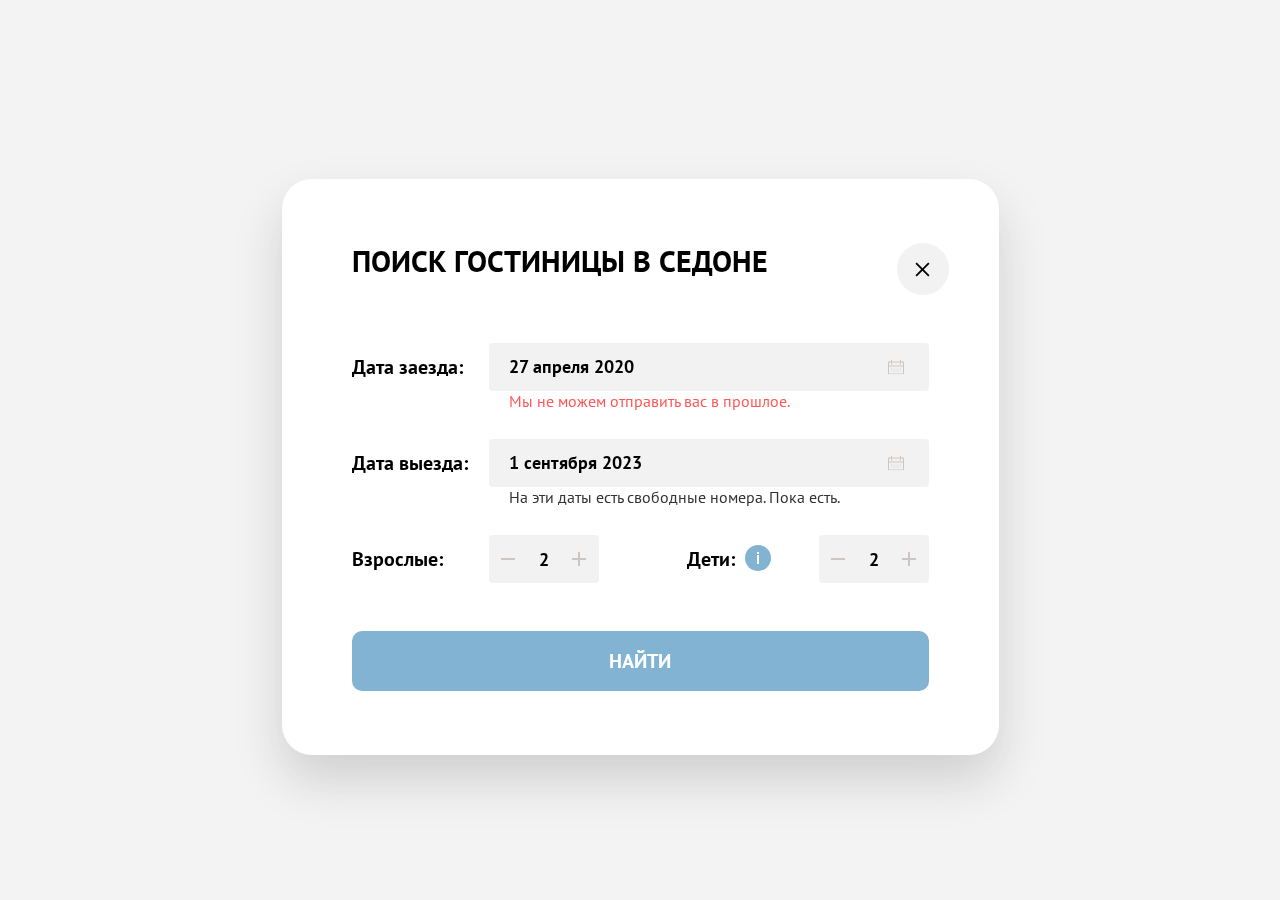
<file: 1/modal.html>
<!DOCTYPE html>
<html lang="en">
<head>
  <meta charset="UTF-8">
  <meta name="viewport" content="width=device-width, initial-scale=1.0">
  <link rel="stylesheet" href="styles/modal.css">
  <link rel="icon" href="favicon.ico" sizes="32x32">
  <title>Модальное окно "Поиск гостиницы в Седоне"</title>
  <base href="https://htmlacademy-htmlcss.github.io/2504671-sedona-40/1/">
</head>
<body>
  <div class="modal-container" id="open-modal" data-test="modal">
    <div class="modal modal-search">
      <h2 class="modal-title">Поиск гостиницы в Седоне</h2>
      <a class="button button-modal-close" href="#" aria-label="Закрыть окно">
        <span class="visually-hidden">Закрыть</span>
      </a>
      <form class="modal-search-form" action="https://echo.htmlacademy.ru/" method="post">
        <p class="modal-search-field">
          <label for="arrival-date">Дата заезда:</label>
          <input class="arrival-input" type="text" id="arrival-date" name="arrival-date"
            placeholder="Введите дату заезда" value="27 апреля 2020" required aria-invalid="true">
          <span class="date-alert error" aria-live="assertive">
            Мы не можем отправить вас в прошлое.
          </span>
        </p>
        <p class="modal-search-field">
          <label for="departure-date">Дата выезда:</label>
          <input class="departure-input" type="text" id="departure-date" name="departure-date"
            placeholder="Введите дату выезда" value="1 сентября 2023" required>
          <span class="date-alert" aria-live="polite">
            На эти даты есть свободные номера. Пока есть.
          </span>
        </p>
        <div class="modal-search-field">
          <label class="adults-label" for="adults-input">Взрослые:</label>
          <div class="input-wrapper">
            <button class="button button-minus" type="button">
              <span class="visually-hidden">Уменьшить количество</span>
              <svg width="14" height="2" viewBox="0 0 14 2" fill="none" xmlns="http://www.w3.org/2000/svg">
                <path d="M0 0L0 2L14 2V0L0 0Z" fill="current" />
              </svg>
            </button>
            <input class="adults-input" type="number" id="adults-input" name="adults-input" min="1" max="99" value="2"
              placeholder="0" required>
            <button class="button button-plus" type="button">
              <span class="visually-hidden">Увеличить количество</span>
              <svg width="14" height="14" viewBox="0 0 14 14" fill="none" xmlns="http://www.w3.org/2000/svg">
                <path d="M14 6H8V0H6V6H0V8H6V14H8V8H14V6Z" fill="current" />
              </svg>
            </button>
          </div>
          <label class="children-label" for="child-input">Дети:</label>
          <div class="modal-search-tooltip">
            <button class="button tooltip-button" type="button"
              aria-label="Показать количество детей и условия размещения для детей до 6 лет"></button>
            <span class="tooltip-text" role="tooltip">Укажите количество детей, которые будут
              с вами, возраст которых от 6 до 18 лет. Дети до 6 лет размещаются бесплатно.</span>
          </div>
          <div class="input-wrapper">
            <button class="button button-minus" type="button">
              <span class="visually-hidden">Уменьшить количество</span>
              <svg width="14" height="2" viewBox="0 0 14 2" fill="none" xmlns="http://www.w3.org/2000/svg">
                <path d="M0 0L0 2L14 2V0L0 0Z" fill="current" />
              </svg>
            </button>
            <input class="children-input" type="number" id="child-input" name="child-input" min="1" max="100"
              value="2" placeholder="0" required>
            <button class="button button-plus" type="button">
              <span class="visually-hidden">Увеличить количество</span>
              <svg width="14" height="14" viewBox="0 0 14 14" fill="none" xmlns="http://www.w3.org/2000/svg">
                <path d="M14 6H8V0H6V6H0V8H6V14H8V8H14V6Z" fill="current" />
              </svg>
            </button>
          </div>
        </div>
        <button class="button button-modal-search" type="submit">Найти</button>
      </form>
    </div>
  </div>
</body>
</html>
</file>
<file: styles/styles.css>
@font-face {
  font-family: "PT Sans";
  font-style: normal;
  font-weight: 400;
  src: url("../fonts/ptsans-400.woff2") format("woff2");
  font-display: swap;
}

@font-face {
  font-family: "PT Sans";
  font-style: normal;
  font-weight: 700;
  src: url("../fonts/ptsans-700.woff2") format("woff2");
  font-display: swap;
}

*,
*::before,
*::after {
  box-sizing: border-box;
}

html {
  height: 100%;
}

body {
  margin: 0;
  width: 1280px;
  height: 100%;
  margin: 0 auto;
  font-family: "PT Sans", sans-serif;
  font-size: 18px;
  line-height: 21px;
  color: #333333;
  background-color: #f2f2f2;
}

.page-container {
  display: flex;
  flex-direction: column;
  width: 1200px;
  min-width: 1200px;
  min-height: 100%;
  margin: 0 auto;
  background-color: #ffffff;
  box-shadow: 0 0 15px 0 rgba(0, 0, 0, 0.2);
}

.main-container{
  flex-grow: 1;
}

.visually-hidden {
  position: absolute;
  width: 1px;
  height: 1px;
  margin: -1px;
  padding: 0;
  overflow: hidden;
  clip: rect(0, 0, 0, 0);
  border: 0;
}

.button {
 font-family: inherit;
 color: #ffffff;
 background-color: #756157;
 font-weight: 700;
 font-size: 16px;
 line-height: 20px;
 text-transform: uppercase;
 text-decoration: none;
 text-align: center;
 border-radius: 4px;
 border: none;
 cursor: pointer;
 overflow: hidden;
 transition: background-color 0.4s;
}

input {
  transition: background-color 0.4s;
}

button:disabled,
input:disabled,
.link-disabled {
  background-color: #e5e5e5;
  color: #ffffff;
  outline: none;
  pointer-events: none;
}


/* Header */

.page-header {
  position: relative;
  display: flex;
  align-items: center;
  justify-content: flex-start;
  width: 1200px;
  min-height: 64px;
  padding: 0 70px;
  margin-bottom: 0;
  z-index: 1;
}

.main-logo {
  display: block;
  object-fit: contain;
  width: 138px;
  height: 64px;
  margin-right: 16px;
}

.home .main-logo:hover {
  opacity: 1;
}
.main-logo:hover,
.main-logo:focus-visible {
  opacity: 0.6;
}
.main-logo:active {
  opacity: 0.3;
}

.page-navigation {
  display: flex;
  justify-content: space-between;
  flex-grow: 1;
  max-width: 750px;
  margin-left: 30px;
}

.navigation-list {
  display: flex;
  flex-wrap: wrap;
  justify-content: flex-start;
  gap: 32px;
  margin: 0;
  padding: 0;
  list-style-type: none;
  max-width: 500px;
}

.navigation-item {
  position: relative;
}

.navigation-link {
  display: block;
  padding: 20px 0;
  font-weight: 700;
  font-size: 20px;
  line-height: 24px;
  color: #000000;
  text-align: center;
  text-transform: capitalize;
  text-decoration: none;
  }

.navigation-link.current::after {
  content: "";
  position: absolute;
  bottom: -1px;
  right: 0px;
  left:0px;
  height: 2px;
  background-color: #756257;
}

.navigation-link:hover,
.navigation-link:focus-visible  {
  color: rgba(117, 97, 87, 1);
}
.navigation-link:active {
  color: rgba(117, 97, 87, 0.3);
}

.navigation-user-list {
  display: flex;
  align-items: center;
  flex-wrap: wrap;
  justify-content: flex-end;
  margin: 0;
  padding: 0;
  list-style-type: none;
  max-width: 180px;
}

.navigation-user-list .navigation-link {
  position: relative;
  display: block;
  width: 44px;
  height: 64px;
}

.search-icon {
  position: absolute;
  top: 0;
  right: -28px;
  bottom: 0;
  left: 0;
  margin: auto;
  fill: #000000;
}

.favourite-icon {
  position: absolute;
  top: 0;
  right: -26px;
  bottom: 0;
  left: 0;
  margin: auto;
  fill: #000000;
}

.navigation-link:hover .search-icon,
.navigation-link:hover .favourite-icon,
.navigation-link:focus-visible .search-icon,
.navigation-link:focus-visible .favourite-icon {
  fill: #756157;
}


.navigation-link:active .search-icon,
.navigation-link:active .favourite-icon {
  fill: rgba(117, 97, 87, 0.3);
}

.count-badge {
  display: block;
  position: absolute;
  top: 11px;
  right: 254px;
  min-width: 20px;
  height: 20px;
  text-align: center;
  padding: 5px 4px;
  font-size: 10px;
  line-height: 10px;
  border-radius: 10vw;
  color: #ffffff;
  background-color: #7db54f;
  text-decoration: none;
}

.header-button {
  display: block;
  padding: 8px 16px;
  width: 100%;
  max-width: 160px;
  min-height: 36px;
  margin-left: 33px;
}

.header-button:hover,
.header-button:focus-visible  {
  background-color: #615048;
}
.header-button:active{
  background-color: #756157;
  color: rgba(255, 255, 255, 0.3);
}

/* Hero */

.hero {
background-image:
url("../images/bg-images/bg-image-header-divider.svg"),
url("../images/bg-images/bg-image-header-page.jpg");
background-size:  contain;
background-repeat: no-repeat, no-repeat;
background-position: bottom, center;
color: #333333;
background-color: #3f5e72;
min-height: 485px;
padding: 50px 70px;
margin-bottom: 69px;
}

.hero-img {
display: block;
margin: 0 auto;
}

/* Advantages*/

.advantages {
  margin-bottom: 64px;
}

.advantages-title {
  margin: 0;
  padding: 0;
  font-size: 30px;
  line-height: 36px;
  text-transform: uppercase;
  text-align: center;
  color: #000000;
  max-width: 620px;
  margin: 0 auto;
  margin-bottom: 25px;
}

.advantages-description {
  margin: 0;
  padding: 0;
  font-weight: 400;
  font-size: 22px;
  line-height: 26px;
  text-align: center;
  max-width: 660px;
  margin: 0 auto;
  margin-bottom: 90px;
}

.advantages-list {
  display: grid;
  grid-template-columns: repeat(3, 1fr);
  margin: 0;
  padding: 0;
  list-style-type: none;
}

.advantages-item {
  position: relative;
  display: flex;
  flex-direction: column;
  align-items: center;
  justify-content: center;
  background-color: #83b3d31f;
  min-height: 385px;
}

.advantages-item-extended {
  grid-column: 1/-1;
}

.advantages-img-order {
  order: -1;
}

.advantages-list-inner {
  display: flex;
  align-items: center;
  justify-content: center;
}

.advantages-list-content {
  padding: 65px 85px 64px;
}

.advantages-item-title {
  position: relative;
  margin: 0;
  padding: 0;
  font-size: 24px;
  line-height: 28px;
  color: #000000;
  text-transform: uppercase;
  text-align: center;
  margin-bottom: 62px;
}

.advantages-item-title::after {
  content: "";
  position: absolute;
  height: 2px;
  width: 60px;
  bottom: -32px;
  left: 50%;
  transform: translateX(-50%);
  background-color: rgba(0, 0, 0, 0.3);
}

.advantages-item-extended .advantages-item-title::after  {
background-color: rgba(255, 255, 255, 0.3);
}

.advantages-item-description {
  margin: 0;
  padding: 0;
  font-weight: 400;
  color: rgba(51, 51, 51, 1);
  text-align: center;
}

.advantages-img {
  display: block;
  max-width: 100%;
  height: auto;
  object-fit: contain;
}

.advantages-item:nth-child(odd) {
  background-color: #83b3d333;
}

.advantages-item.advantages-item-extended {
  color: #ffffff;
  background-color: #82b3d3;
}

.advantages-item-extended .advantages-item-title {
  color: #ffffff;
}

.advantages-item-extended .advantages-item-description {
  color: #ffffff;
}

/* Services*/

.services {
  margin-bottom: 96px;
}

.services-title {
  margin: 0;
  padding: 0;
  font-size: 30px;
  line-height: 36px;
  text-transform: uppercase;
  color: #000000;
  text-align: center;
  max-width: 650px;
  margin: 0 350px;
  margin-bottom: 20px;
   }

.services-description {
  margin: 0;
  padding: 0;
  font-weight: 400;
  font-size: 22px;
  line-height: 26px;
  text-align: center;
  max-width: 650px;
  margin: 0 auto;
  margin-bottom: 64px;
}

.services-list {
  display: flex;
  flex-wrap: wrap;
  align-items: center;
  justify-content: center;
  margin: 0;
  padding: 0;
  list-style-type: none;
}

.services-item {
  width: 400px;
  min-height: 385px;
  padding: 77px 84px;
  text-align: center;
}

.services-item:nth-child(odd){
background-color: #83B3D333;
}

.services-item-title {
  margin: 0;
  padding: 0;
  font-size: 24px;
  line-height: 28px;
  color: #000000;
  text-transform: uppercase;
  margin-bottom: 30px;
}

.services-item-description {
  margin: 0;
  padding: 0;
  font-weight: 400;
}

.house-icon {
  display: inline-block;
  width: 75px;
  height: 72px;
  background-image: url("../images/icons/house.svg");
  background-size: contain;
  background-repeat: no-repeat;
  background-position: center;
  margin-bottom: 30px;
}

.food-icon {
  width: 74px;
  height: 70px;
  background-image: url("../images/icons/food.svg");
  background-size: contain;
  background-repeat: no-repeat;
  background-position: center;
  display: inline-block;
  margin-bottom: 32px;
}

.gift-icon {
  width: 64px;
  height: 76px;
  background-image: url("../images/icons/gift.svg");
  background-size: contain;
  background-repeat: no-repeat;
  background-position: center;
  display: inline-block;
  margin-bottom: 26px;
}

/* Search */

.search {
  display: flex;
  flex-direction: column;
  justify-content: center;
  align-items: center;
  margin-bottom: 96px;
}

.search-title {
  margin: 0;
  padding: 0;
  font-size: 30px;
  line-height: 36px;
  text-transform: uppercase;
  color: #000000;
  max-width: 650px;
  margin: 0 auto;
  margin-bottom: 20px;
}

.search-description {
  margin: 0;
  padding: 0;
  font-weight: 400;
  font-size: 22px;
  line-height: 26px;
  text-align: center;
  max-width: 650px;
  margin: 0 auto;
  margin-bottom: 54px;
}

.search-button {
  font-size: 20px;
  line-height: 36px;
  background-color: #756157;
  padding: 8px 16px;
  margin-top: auto;
  min-width: 376px;
}

.search-button:hover,
.search-button:focus-visible  {
  background-color: #615048;
}

.search-button:active{
  background-color: #756157;
  color: rgba(255, 255, 255, 0.3);
}

/* Subscription */

.subscription {
  display: flex;
  flex-direction: column;
  justify-content: center;
  align-items: center;
  min-height: 415px;
}

.subscription-title {
  margin: 0;
  padding: 0;
  font-size: 30px;
  line-height: 36px;
  text-transform: uppercase;
  color: #000000;
  text-align: center;
  max-width: 500px;
  margin: 0 auto;
  margin-bottom: 20px;
}

.subscription-description {
  margin: 0;
  padding: 0;
  font-weight: 400;
  font-size: 22px;
  line-height: 26px;
  text-align: center;
  max-width: 500px;
  margin: 0 auto;
  margin-bottom: 54px;
}

.subscription-bgimage {
  color: #ffffff;
  background-color: #82b3d3;
  background-image: url("../images/bg-images/bg-image-subscription.jpg");
  background-size: cover;
  background-position: center;
  background-repeat: no-repeat;
}

.subscription-bgimage .subscription-title {
  color: #ffffff;
}

.subscription-bgimage .subscription-description {
  color: #ffffff;
}

.subscription-form {
  display: grid;
  grid-template-columns: 1fr auto;
  max-width: 684px;
}

.subscription-email-field {
  font-family: "PT Sans";
  font-size: 18px;
  line-height: 24px;
  font-weight: 700;
  color: #000000;
  background-color: #f2f2f2;
  border-radius: 4px 0px 0px 4px;
  border: none;
  padding: 12px 20px;
  min-width: 452px;
}

.subscription-email-field::placeholder {
  font-weight: 400;
}
.subscription-email-field:hover,
.subscription-email-field:focus-visible,
.subscription-email-field:active {
background-color: #e6e6e6;
 }

 .subscription-button {
  font-size: 20px;
  line-height: 36px;
  background-color: #82b3d3;
  padding: 8px 16px;
  border-radius: 0px 4px 4px 0px;
  min-width: 232px;
}

.subscription-button:hover,
.subscription-button:focus-visible  {
  background-color: #68A2CA;
}
.subscription-button:active{
  background-color: #82B3D3;
  color: rgba(255, 255, 255, 0.3);
}

/* Footer*/

.page-footer {
  display: flex;
  align-items: center;
  width: 100%;
  margin: 0 auto;
  padding: 46px 70px 30px;
}

.social-list {
display: flex;
align-items: center;
flex-wrap: wrap;
max-width: 250px;
margin: 0;
padding: 0;
list-style-type: none;
margin-right: auto;
}

.social-list-item {
  position: relative;
  width: 47px;
  height: 40px;
}

.social-link-vk {
 position: absolute;
 top: 50%;
 left: 50%;
 transform: translate(-50%, -50%);
 fill: #83B3D3;
}

.social-link-vk:hover,
.social-link-vk:focus-visible {
  fill: #68A2CA;
}
.social-link-vk:active {
  fill: rgba(104, 162, 202, 0.3);
}

.social-link-tg {
  position: absolute;
  top: 50%;
  left: 50%;
  transform: translate(-50%, -50%);
  fill: #83B3D3;
 }

.social-link-tg:hover,
.social-link-tg:focus-visible {
  fill: #68A2CA;
}
.social-link-tg:active {
  fill: rgba(104, 162, 202, 0.3);
}

 .social-link-youtube {
  position: absolute;
  top: 50%;
  left: 50%;
  transform: translate(-50%, -50%);
  fill: #83B3D3;
 }

.social-link-youtube:hover,
.social-link-youtube:focus-visible {
  fill: #68A2CA;
}
.social-link-youtube:active {
  fill: rgba(104, 162, 202, 0.3);
}

.phone {
  width: 330px;
  font-weight: 400;
  font-size: 40px;
  line-height: 40px;
  color: #000000;
  text-decoration: none;
  text-align: center;
  white-space: pre;
 }

.phone:hover,
.phone:focus-visible  {
  color:#756157;
}
.phone:active{
  color: rgba(117, 97, 87, 0.3);
}

.logo-academy-icon {
  display: block;
  object-fit: contain;
  width: 115px;
  height: 33px;
  margin-left: auto;
  fill: #000000;
 }

.logo-academy-icon:hover,
.logo-academy-icon:focus-visible  {
 fill:#756157;
}
.logo-academy-icon:active{
 fill: rgba(117, 97, 87, 0.3);
}

 /* Catalog*/

 /* Inner-header */

 .inner-header-wrapper {
  background-image: url("../images/bg-images/bg-image-header-catalog.jpg");
  background-size: cover;
  background-position: center;
  background-repeat: no-repeat;
  min-height: 412px;
  color: #000000;
  background-color: #82b3d3;
  padding: 35px 70px 70px;
  margin-bottom: 50px;
 }

 .inner-header-title {
  margin: 0;
  padding: 0;
  font-size: 60px;
  line-height: 78px;
  color: #ffffff;
  margin-bottom: 3px;
 }

 .inner-header {
  margin-bottom: 40px;
 }

 /* Breadcrumbs */

.breadcrumbs-list {
  display: flex;
  align-items: flex-end;
  justify-content: flex-start;
  flex-wrap: wrap;
  width: 100%;
  gap: 28px;
  margin: 0;
  padding: 0;
  list-style-type: none;
  font-size: 16px;
  line-height: 21px;
  color: #ffffff;
  margin-bottom: 45px;
 }

.breadcrumbs-link {
  display: block;
  color: inherit;
  text-decoration: none;
 }

.breadcrumbs-item {
  position: relative;
  padding: 5px 0;
 }

.home-icon {
  fill: #ffffff;
}

.home-icon:hover,
.home-icon:focus-visible {
  fill: rgba(255, 255, 255, 0.6)
}
.home-icon:active {
  fill: rgba(255, 255, 255, 0.3)
}

.breadcrumbs-link:hover,
.breadcrumbs-link:focus-visible {
  color: rgba(255, 255, 255, 0.6)
}
.breadcrumbs-link:active {
  color: rgba(255, 255, 255, 0.3)
}

.breadcrumbs-item:not(:last-child)::after{
  content: "";
  position: absolute;
  width: 8px;
  height: 20px;
  right: -18px;
  top: 50%;
  transform: translateY(-50%);
  background-image: url("../images/icons/arrow-right.svg");
  background-size: contain;
  background-repeat: no-repeat;
  background-position: center;
}

 /* Catalog-filter */

 .catalog-filter {
  display: flex;
  align-items: flex-start;
  justify-content: space-between;
  width: 1060px;
 }

.catalog-filter-group {
  border: none;
  margin: 0;
  padding: 0;
}

.catalog-filter-title {
  margin: 0;
  padding: 0;
  font-size: 20px;
  font-weight: 700;
  line-height: 0;
  color: #ffffff;
  margin-bottom: 45px;
 }

/* Left columns: checkbox + radio */

.left-columns {
  display: flex;
  gap: 70px;
  max-width: 380px;
  margin-right: 146px;
 }


.catalog-filter-list {
  margin: 0;
  padding: 0;
  list-style-type: none;
 }

.catalog-filter-item{
  font-size: 18px;
  line-height: 23px;
  font-weight: 400;
  color: #ffffff;
  margin-bottom: 16px;
 }

.catalog-filter-item:last-child{
  margin-bottom: 0;
 }

.control {
  position: relative;
  display: block;
  padding-left: 36px;
  cursor: pointer;
}

.control-mark {
  position: absolute;
  top: 12px;
  left: 16px;
  transform: translate(-50%, -50%);
  width: 20px;
  height: 20px;
  border-radius: 4px;
  background-color: #ffffff;
  cursor: pointer;
}

.control-input[type="checkbox"]:checked + .control-mark {
  background-image: url("../images/icons/сheckbox.svg");
  background-repeat: no-repeat;
  background-position: center;
  background-size: 12px 10px;
}

 .control:hover .control-label,
 .control:hover .control-mark{
  opacity: 0.6;
  transition: opacity 0.4s;
 }
.control-input:focus-visible + .control-mark {
  background-color: #ffffff;
  outline: 2px solid #ffd700;
  transition: background-color 0.4s;
}

.control:active .control-label,
.control:active .control-mark{
 opacity: 0.3;
 transition: opacity 0.4s;
}

.control-input[type="radio"] + .control-mark{
  border-radius: 50%;
}

.control-input[type="radio"]:checked + .control-mark::before {
  position: absolute;
  content: "";
  top: 50%;
  left: 10px;
  transform: translate(-50%, -50%);
  width: 10px;
  height: 10px;
  border-radius: 50%;
  background-color: #3F5E72;
  cursor: pointer;
}

/* range */

.range-column {
  width: 288px;
}
/* Убираем стрелки */
.range-wrapper-inputs input[type="number"]::-webkit-inner-spin-button,
.range-wrapper-inputs input[type="number"]::-webkit-outer-spin-button {
  -webkit-appearance: none;
          appearance: none;
  margin: 0;
}

.range-wrapper-inputs {
 display: flex;
 justify-content: center;
 gap: 1px;
 margin-bottom: 46px;
}

 .range-wrapper-inputs input[type="number"] {
  width: 100%;
  font-family: inherit;
  font-size: 18px;
  line-height: 24px;
  font-weight: 700;
  text-align: start;
  color: #000000;
  background-color: #f2f2f2;
  padding: 12px 20px;
  border: none;
  cursor: pointer;
  -webkit-appearance: textfield;
          appearance: textfield;
}

 .range-wrapper-inputs input[type="number"]:first-of-type {
  border-radius: 4px 0px 0px 4px;
 }

 .range-wrapper-inputs input[type="number"]:last-of-type {
  border-radius: 0px 4px 4px 0px;
 }

 .price-min,
 .price-max {
  position: relative;
 }

.price-min::before {
  content: "от";
  position: absolute;
  font-size: 18px;
  font-weight: 400;
  line-height: 24px;
  color: rgba(0, 0, 0, 0.3);
  top: 50%;
  left: 112px;
  transform: translate(-50%, -50%);
}

.price-max::before {
  content: "до";
  position: absolute;
  font-size: 18px;
  font-weight: 400;
  line-height: 24px;
  color: rgba(0, 0, 0, 0.3);
  top: 50%;
  left: 112px;
  transform: translate(-50%, -50%);
}

.range-wrapper-inputs input[type="number"]:first-of-type:hover,
.range-wrapper-inputs input[type="number"]:last-of-type:hover,
.range-wrapper-inputs input[type="number"]:first-of-type:focus-visible,
.range-wrapper-inputs input[type="number"]:last-of-type:focus-visible {
background-color: #e6e6e6;
 }

.range-scale {
  position: relative;
  height: 4px;
  background-color: rgba(255, 255, 255, 0.3);
}

.range-bar {
  position: absolute;
  height: 4px;
  background-color: #ffffff ;
}

.range-toggle {
  position: absolute;
  background-color: #ffffff;
  width: 20px;
  height: 20px;
  border-radius: 5px;
  border: none;
  cursor: pointer;
}

.toggle-min {
top: 0;
left: 0px;
bottom: 0;
margin: auto;
}

.toggle-max {
top: 0;
left: 206px;
right: 0;
bottom: 0;
margin: auto;
}

.range-toggle:hover,
.range-toggle:focus-visible  {
box-shadow: 0 4px 10px 0 rgba(0, 0, 0, 0.25);
background: #ffffff;
}

.range-toggle:active {
box-shadow: 0 7px 15px 0 rgba(0, 0, 0, 0.4);
background: #ffffff;
}


/* button column */

.button-column {
  display: flex;
  flex-direction: column;
  align-self: flex-end;
  gap: 32px;
  min-width: 191px;
  margin-left: 58px;
}

.catalog-button-submit {
  background-color: #82b3d3;
  padding: 8px 16px;
  width: 100%;
}

.catalog-button-submit:hover,
.catalog-button-submit:focus-visible  {
  background-color: #68A2CA;
}
.catalog-button-submit:active {
  background-color: #82B3D3;
  color: rgba(255, 255, 255, 0.3);
}

.catalog-button-reset {
  background-color: transparent;
  padding: 5px 16px;
  width: 100%;
}

.catalog-button-reset:hover,
.catalog-button-reset:focus-visible {
  background-color: transparent;
  color: rgba(255, 255, 255, 0.6);
}
.catalog-button-reset:active {
  background-color: transparent;
  color: rgba(255, 255, 255, 0.3);
}
.catalog-button-reset:disabled {
  background-color: transparent;
  color: rgba(255, 255, 255, 0.1);
  outline: none;
  pointer-events: none;
}

 /* Catalog-hotel */

 .catalog-hotel {
  padding: 0 70px;
 }

 /* Container-sort*/

 .container-sort {
  display: flex;
  align-items: center;
  margin-bottom: 40px;
 }

 .catalog-hotel-title {
  margin: 0;
  padding: 0;
  font-size: 30px;
  line-height: 36px;
  text-transform: uppercase;
  color: #000000;
  margin-right: auto;
 }

 .select-control-wrapper {
  position: relative;
  width: 292px;
 }

 .select-control {
  display: inline-block;
  width: 100%;
  padding: 14px 20px;
  padding-right: 50px;
  font-family: inherit;
  font-size: 18px;
  line-height: 21px;
  font-weight: 400;
  color: #333333;
  border-radius: 4px;
  border: 2px solid #e5e5e5;
  background-color: #ffffff;
  -webkit-appearance: none;
          appearance: none;
  cursor: pointer;
}

.select-icon {
  fill: #000000;
  position: absolute;
  top: 50%;
  right: 15px;
  transform: translate(-50%,-50%);
  cursor: pointer;
}

.select-control:hover {
  outline: 2px solid #ffd700;
}

.select-control:disabled {
  opacity: 0.3;
  outline: none;
  pointer-events: none;
}

.select-control:disabled + .select-icon {
  fill: rgba(0, 0, 0, 0.3);
  pointer-events: none;
}

.view-toggle-list {
  display: flex;
  align-items: center;
  justify-content: center;
  flex-wrap: wrap;
  min-width: 160px;
  gap: 8px;
  margin: 0;
  padding: 0;
  list-style-type: none;
  margin-left: 70px;
 }

.view-toggle-item {
width: 48px;
height: 48px;
display: flex;
align-items: center;
justify-content: center;
}

.view-toggle-link {
  display: block;
  padding: 14px;
  border: 2px solid #e5e5e5;
  border-radius: 4px;
}

.view-toggle-link.current {
  border-color: #000000;
 }

.view-toggle-link:hover,
.view-toggle-link:active {
  outline: 2px solid #000000;
}

 /* Hotel-list*/

 .hotel-list{
  display: grid;
  grid-template-columns: repeat(3, 1fr);
  gap: 20px;
  align-items: center;
  margin: 0;
  padding: 0;
  list-style-type: none;
  padding-bottom: 43px;
  margin-bottom: 40px;
  border-bottom: 1px solid #e6e6e6;
 }

 .hotel-item {
  display: grid;
  grid-template-columns: repeat(2, 1fr);
  grid-template-rows: auto 1fr;
  gap: 15px 20px;
  width: 340px;
  border: 1px solid #e6e6e6;
  border-radius: 4px;
  padding: 20px;
  align-items: center;
 }

 .hotel-list-link-img {
  grid-column: 1/-1;
  text-decoration: none;
 }

 .hotel-list-link-title {
  grid-column: 1/-1;
  text-decoration: none;
 }

 .hotel-item h3:first-of-type:hover,
 .hotel-item h3:first-of-type:focus-visible {
  color: #756157;
}
.hotel-item h3:first-of-type:active {
  color: rgba(117, 97, 87, 0.3);
}

.hotel-item:hover {
  transform: scale(1.01);
  transition: scale 0.4s;
}

.hotel-item:focus-visible {
  transform: scale(1.01);
  transition: scale 0.4s;
}
.hotel-item:active {
  opacity: 0.6;
  transform: scale(1);
  transition: scale 0.4s;
}

 .hotel-list-img {
  display: block;
  width: 100%;
  height: auto;
  object-fit: contain;
 }

 .hotel-list-title {
  margin: 0;
  padding: 0;
  font-size: 24px;
  line-height: 28px;
  color: #000000;
 }

.hotel-list-description {
  margin: 0;
  padding: 0;
  font-weight: 400;
  color: #000000;
}

 .price {
  margin: 0;
  padding: 0;
  font-weight: 400;
  color: #000000;
  justify-self: end;
 }

 .rating {
  margin: 0;
  padding: 0;
  width: 100%;
  background-color: #f2f2f2;
  color: #000000;
  font-size: 16px;
  line-height: 20px;
  font-weight: 400;
  border-radius: 4px;
  text-transform: uppercase;
  text-align: center;
  padding: 8px 18px;
  justify-self: end;
 }

 .hotel-stars {
  margin: 0;
  padding: 0;
  width: 106px;
  height: 17px;
  background-image: url("../images/icons/star.svg");
  background-repeat: space;
 }

 .hotel-stars-one {
  width: 18px;
 }
 .hotel-stars-two {
  width: 44px;
 }
 .hotel-stars-three {
  width: 70px;
 }
 .hotel-stars-four {
  width: 88px;
 }
 .hotel-stars-five {
  width: 106px;
 }


.favourite-button {
  max-width: 140px;
  background-color: #82b3d3;
  padding: 8px 16px;
}

.favourite-button:hover,
.favourite-button:focus-visible  {
  background-color: #68A2CA;
}
.favourite-button:active{
  background-color: #82B3D3;
  color: rgba(255, 255, 255, 0.3);
}


.favourite-button.active {
  background-color: #7db54f;
  padding: 8px 16px;
}
.favourite-button.active:hover,
.favourite-button.active:focus-visible  {
  background-color: #6C9E42;
}
.favourite-button.active:active{
  background-color: #7DB54F;
  color: rgba(255, 255, 255, 0.3);
}


.button-details {
  width: 140px;
  padding: 8px 16px;
}

.button-details:hover,
.button-details:focus-visible  {
  background-color: #615048;
}
.button-details:active{
  background-color: #a2948d;
  color: rgba(255, 255, 255, 0.3);
}

 /* Pagination */

 .pagination {
  display: flex;
  flex-wrap: wrap;
  justify-content: flex-start;
  gap: 8px;
  margin: 0;
  padding: 0;
  list-style: none;
  margin-bottom: 60px;
 }

 .pagination-link {
  display: flex;
  align-items: center;
  justify-content: center;
  min-width: 60px;
  min-height: 60px;
  color: #ffffff;
  background-color: #82b3d3;
  text-decoration: none;
  font-size: 20px;
  line-height: 36px;
  border-radius: 4px;
  padding: 6px;
 }

 .pagination-link.current {
  color: #000000;
  background-color: #f2f2f2;
  font-weight: 700;
 }

 .pagination-all {
  display: flex;
  align-items: center;
  justify-content: center;
  width: 60px;
  height: 60px;
  color: #000000;
  pointer-events: none;
 }


.pagination-link:hover {
  background-color: #68A2CA;
  transition: background-color 0.4s;
}

.pagination-link.current:hover {
  color: #000000;
  background-color: #f2f2f2;
  transition: background-color 0.4s;
}

.pagination-link:active {
  background-color:#82B3D3;
  color: rgba(255, 255, 255, 0.3);
  transition: background-color 0.4s;
}

/* Модальное окно */

.modal-container {
  position: fixed;
  display: none;
  top: 0;
  left: 0;
  width: 100%;
  height: 100%;
  background-color: rgba(242, 242, 242, 0.8);
  z-index: 2;
}

.modal-container:target {
  display: block;
}

.modal {
  position: relative;
  background-color: #ffffff;
  border-radius: 30px;
  box-shadow: 0 25px 50px 0 rgba(0, 0, 0, 0.15);
  margin: 14% auto;
  width: 717px;
  padding: 64px 70px;
  display: grid;
  grid-template-rows: auto;
  gap: 64px;
}

.modal-title {
  margin: 0;
  padding: 0;
  font-size: 30px;
  line-height: 36px;
  text-transform: uppercase;
  color: #000000;
}

.button-modal-close {
  position: absolute;
  top: 64px;
  right: 50px;
  width: 52px;
  height: 52px;
  background-color: #F2F2F2;
  border-radius: 50%;
  background-image: url("../images/icons/close.svg");
  background-position: center;
  background-repeat: no-repeat;
}

.button-modal-close:hover,
.button-modal-close:focus-visible {
  background-color: #E6E6E6;
}
.button-modal-close:active {
  background-color: #E6E6E6;
  opacity: 0.3;
}

.modal-search-form {
display: grid;
grid-template-rows: repeat(4, auto);
gap: 48px;
}

.modal-search-field {
  position: relative;
  display: flex;
  align-items: center;
  margin: 0;
  padding:0;
}

.modal-search-field input[type="text"],
.modal-search-field input[type="number"] {
  font-family: "PT Sans", sans-serif;
  font-size: 18px;
  line-height: 24px;
  font-weight: 700;
  color: #000000;
  background-color: #f2f2f2;
  border-radius: 4px;
  border: none;
  cursor: pointer;
}

.modal-search-form label {
  font-size: 20px;
  line-height: 24px;
  font-weight: 700;
  color: #000000;
  text-align: left;
}

.modal-search-form input[type="text"]:hover,
.modal-search-form input[type="text"]:focus-visible {
  background-color: #E6E6E6;
  color: rgba(0, 0, 0, 0.6);
}
.modal-search-form input[type="number"]:hover,
.modal-search-form input[type="number"]:focus-visible {
  color: rgba(0, 0, 0, 0.6);
}

.modal-search-form input::placeholder {
  font-weight: 400;
}

/*Стилизация полей ввода с датами заеда/выезда*/

 .arrival-input,
 .departure-input {
  padding: 12px 20px;
  min-width: 440px;
  margin-left: auto;
}

.modal-search-field:first-child::after,
.modal-search-field:nth-child(2)::after {
  position: absolute;
  content: "";
  top: 50%;
  right: 17px;
  transform: translate(-50%, -50%);
  width: 16px;
  height: 15px;
  -webkit-mask-image: url("../images/icons/calendar.svg");
          mask-image: url("../images/icons/calendar.svg");
  background-repeat: no-repeat;
  background-size: 14px 14px;
  background-color: rgba(117, 97, 87, 0.3);
  cursor: pointer;
}

/*Стилизация полей ввода для количества взрослых и детей*/

/* Убираем стрелки */

.modal-search-field input[type="number"]::-webkit-inner-spin-button,
.modal-search-field input[type="number"]::-webkit-outer-spin-button {
  -webkit-appearance: none;
          appearance: none;
  margin: 0;
}
.modal-search-form input[type="number"] {
  -webkit-appearance: textfield;
          appearance: textfield;
  text-align: center;
}

.input-wrapper {
display: flex;
align-items: center;
justify-content: center;
width: 110px;
height: 48px;
background-color: #f2f2f2;
border-radius: 4px;
cursor: pointer;
}

.children-input,
.adults-input {
  width: 31px;
  height: 48px;
  padding: 14px 2px;
  background-color: transparent;
}

.button-minus,
.button-plus {
  display: flex;
  align-items: center;
  justify-content: center;
  width: 40px;
  height: 48px;
  padding: 10px;
  background-color: transparent;
}

.button-minus svg,
.button-plus svg {
  fill: rgba(117, 97, 87, 0.3);
}

  .button-plus:hover svg,
  .button-plus:focus-visible svg,
  .button-minus:hover svg,
  .button-minus:focus-visible svg  {
    fill: #000000;
  }
  .button-plus:active,
  .button-minus:active {
    opacity: 0.6;
  }


  .adults-label {
margin-right: 46px;
  }

  .modal-search-field div:first-of-type {
    margin-right: 88px;
  }
  .modal-search-field div:last-of-type {
    margin-left: auto;

  }
  .modal-search-tooltip {
    margin-left: 10px;
  }

/* кнопка Найти */

.button-modal-search {
  font-size: 20px;
  line-height: 24px;
  background-color: #82b3d3;
  padding: 18px 20px;
  border-radius: 10px;
  width: 100%;
}

.button-modal-search:hover,
.button-modal-search:focus-visible  {
  background-color: #68A2CA;
}
.button-modal-search:active{
  background-color: #82B3D3;
  color: rgba(255, 255, 255, 0.3);
}


/* Тултип и сообщения */

.modal-search-tooltip {
  position: relative;
}

.tooltip-button {
  width: 26px;
  height: 26px;
  border-radius: 50%;
  background-color: #82b3d3;
  background-image: url("../images/icons/info.svg");
  background-repeat: no-repeat;
  background-position: center;
}

.tooltip-text {
  position: absolute;
  display: none;
  top: 43px;
  left: 50%;
  transform: translateX(-50%);
  font-size: 16px;
  line-height: 20px;
  text-align: left;
  color: #ffffff;
  background-color: #333333;
  box-shadow: 0 15px 30px 0 rgba(0, 0, 0, 0.3);
  width: 256px;
  min-height: 143px;
  border-radius: 10px;
  padding: 15px 22px;
}

.tooltip-text::after {
  content: "";
  position: absolute;
  top: -9px;
  left: 50%;
  transform: translateX(-50%) rotate(45deg);
  width: 19px;
  height: 19px;
  background-color: #333333;
}

.error {
  color: #FF5757;
}

.date-alert{
  position: absolute;
  display: none;
  font-size: 16px;
  color: #333333;
  max-width: 400px;
  text-align: justify;
  overflow-wrap: break-word;
  top: 100%;
  transform: translateX(157px);
}

.date-alert.error {
color: #FF5757;
}


.arrival-input[aria-invalid="true"] + .date-alert,
.departure-input[aria-invalid="true"] + .date-alert {
  display: block;
}

.arrival-input:valid + .date-alert,
.departure-input:valid + .date-alert {
  display: block;
}

.tooltip-button:hover + .tooltip-text {
  display: block;
}

.modal-search-tooltip:focus-within .tooltip-text {
  display: block;
}
</file>
<file: 1/styles/styles.css>
/*
* Prefixed by https://autoprefixer.github.io
* PostCSS: v8.4.14,
* Autoprefixer: v10.4.7
* Browsers: > 2% and last 1 version
*/

@font-face {
  font-family: "PT Sans";
  font-style: normal;
  font-weight: 400;
  src: url("../fonts/ptsans-400.woff2") format("woff2");
  font-display: swap;
}

@font-face {
  font-family: "PT Sans";
  font-style: normal;
  font-weight: 700;
  src: url("../fonts/ptsans-700.woff2") format("woff2");
  font-display: swap;
}

*,
*::before,
*::after {
  box-sizing: border-box;
}

html {
  height: 100%;
}

body {
  margin: 0;
  width: 1280px;
  height: 100%;
  margin: 0 auto;
  font-family: "PT Sans", sans-serif;
  font-size: 18px;
  line-height: 21px;
  color: #333333;
  background-color: #f2f2f2;
}

.page-container {
  display: flex;
  flex-direction: column;
  width: 1200px;
  min-width: 1200px;
  min-height: 100%;
  margin: 0 auto;
  background-color: #ffffff;
  box-shadow: 0 0 15px 0 rgba(0, 0, 0, 0.2);
}

.main-container{
  flex-grow: 1;
}

.visually-hidden {
  position: absolute;
  width: 1px;
  height: 1px;
  margin: -1px;
  padding: 0;
  overflow: hidden;
  clip: rect(0, 0, 0, 0);
  border: 0;
}

.button {
 font-family: inherit;
 color: #ffffff;
 background-color: #756157;
 font-weight: 700;
 font-size: 16px;
 line-height: 20px;
 text-transform: uppercase;
 text-decoration: none;
 text-align: center;
 border-radius: 4px;
 border: none;
 cursor: pointer;
 overflow: hidden;
 transition: background-color 0.4s;
}

input {
  transition: background-color 0.4s;
}

button:disabled,
input:disabled,
.link-disabled {
  background-color: #e5e5e5;
  color: #ffffff;
  outline: none;
  pointer-events: none;
}


/* Header */

.page-header {
  position: relative;
  display: flex;
  align-items: center;
  justify-content: flex-start;
  width: 1200px;
  min-height: 64px;
  padding: 0 70px;
  margin-bottom: 0;
  z-index: 1;
}

.main-logo {
  display: block;
  object-fit: contain;
  width: 138px;
  height: 64px;
  margin-right: 16px;
}

.home .main-logo:hover {
  opacity: 1;
}
.main-logo:hover,
.main-logo:focus-visible {
  opacity: 0.6;
}
.main-logo:active {
  opacity: 0.3;
}

.page-navigation {
  display: flex;
  justify-content: space-between;
  flex-grow: 1;
  max-width: 750px;
  margin-left: 30px;
}

.navigation-list {
  display: flex;
  flex-wrap: wrap;
  justify-content: flex-start;
  gap: 32px;
  margin: 0;
  padding: 0;
  list-style-type: none;
  max-width: 500px;
}

.navigation-item {
  position: relative;
}

.navigation-link {
  display: block;
  padding: 20px 0;
  font-weight: 700;
  font-size: 20px;
  line-height: 24px;
  color: #000000;
  text-align: center;
  text-transform: capitalize;
  text-decoration: none;
  }

.navigation-link.current::after {
  content: "";
  position: absolute;
  bottom: -1px;
  right: 0px;
  left:0px;
  height: 2px;
  background-color: #756257;
}

.navigation-link:hover,
.navigation-link:focus-visible  {
  color: rgba(117, 97, 87, 1);
}
.navigation-link:active {
  color: rgba(117, 97, 87, 0.3);
}

.navigation-user-list {
  display: flex;
  align-items: center;
  flex-wrap: wrap;
  justify-content: flex-end;
  margin: 0;
  padding: 0;
  list-style-type: none;
  max-width: 180px;
}

.navigation-user-list .navigation-link {
  position: relative;
  display: block;
  width: 44px;
  height: 64px;
}

.search-icon {
  position: absolute;
  top: 0;
  right: -28px;
  bottom: 0;
  left: 0;
  margin: auto;
  fill: #000000;
}

.favourite-icon {
  position: absolute;
  top: 0;
  right: -26px;
  bottom: 0;
  left: 0;
  margin: auto;
  fill: #000000;
}

.navigation-link:hover .search-icon,
.navigation-link:hover .favourite-icon,
.navigation-link:focus-visible .search-icon,
.navigation-link:focus-visible .favourite-icon {
  fill: #756157;
}


.navigation-link:active .search-icon,
.navigation-link:active .favourite-icon {
  fill: rgba(117, 97, 87, 0.3);
}

.count-badge {
  display: block;
  position: absolute;
  top: 11px;
  right: 254px;
  min-width: 20px;
  height: 20px;
  text-align: center;
  padding: 5px 4px;
  font-size: 10px;
  line-height: 10px;
  border-radius: 10vw;
  color: #ffffff;
  background-color: #7db54f;
  text-decoration: none;
}

.header-button {
  display: block;
  padding: 8px 16px;
  min-width: 160px;
  align-self: center;
  margin-left: 33px;
}

.header-button:hover,
.header-button:focus-visible  {
  background-color: #615048;
}
.header-button:active{
  background-color: #756157;
  color: rgba(255, 255, 255, 0.3);
}

/* Hero */

.hero {
background-image:
url("../images/bg-images/bg-image-header-divider.svg"),
url("../images/bg-images/bg-image-header-page.jpg");
background-size:  contain;
background-repeat: no-repeat, no-repeat;
background-position: bottom, center;
color: #333333;
background-color: #3f5e72;
min-height: 485px;
padding: 50px 70px;
margin-bottom: 69px;
}

.hero-img {
display: block;
margin: 0 auto;
}

/* Advantages*/

.advantages {
  margin-bottom: 64px;
}

.advantages-title {
  margin: 0;
  padding: 0;
  font-size: 30px;
  line-height: 36px;
  text-transform: uppercase;
  text-align: center;
  color: #000000;
  max-width: 620px;
  margin: 0 auto;
  margin-bottom: 25px;
}

.advantages-description {
  margin: 0;
  padding: 0;
  font-weight: 400;
  font-size: 22px;
  line-height: 26px;
  text-align: center;
  max-width: 660px;
  margin: 0 auto;
  margin-bottom: 90px;
}

.advantages-list {
  display: grid;
  grid-template-columns: repeat(3, 1fr);
  margin: 0;
  padding: 0;
  list-style-type: none;
}

.advantages-item {
  position: relative;
  display: flex;
  flex-direction: column;
  align-items: center;
  justify-content: center;
  background-color: #83b3d31f;
  min-height: 385px;
}

.advantages-item-extended {
  grid-column: 1/-1;
}

.advantages-img-order {
  order: -1;
}

.advantages-list-inner {
  display: flex;
  align-items: center;
  justify-content: center;
}

.advantages-list-content {
  padding: 65px 85px 64px;
}

.advantages-item-title {
  position: relative;
  margin: 0;
  padding: 0;
  font-size: 24px;
  line-height: 28px;
  color: #000000;
  text-transform: uppercase;
  text-align: center;
  margin-bottom: 62px;
}

.advantages-item-title::after {
  content: "";
  position: absolute;
  height: 2px;
  width: 60px;
  bottom: -32px;
  left: 50%;
  transform: translateX(-50%);
  background-color: rgba(0, 0, 0, 0.3);
}

.advantages-item-extended .advantages-item-title::after  {
background-color: rgba(255, 255, 255, 0.3);
}

.advantages-item-description {
  margin: 0;
  padding: 0;
  font-weight: 400;
  color: rgba(51, 51, 51, 1);
  text-align: center;
}

.advantages-img {
  display: block;
  max-width: 100%;
  height: auto;
  object-fit: contain;
}

.advantages-item:nth-child(odd) {
  background-color: #83b3d333;
}

.advantages-item-extended:nth-child(odd) {
  color: #ffffff;
  background-color: #82b3d3;
}

.advantages-item-extended .advantages-item-title {
  color: #ffffff;
}

.advantages-item-extended .advantages-item-description {
  color: #ffffff;
}

/* Services*/

.services {
  margin-bottom: 96px;
}

.services-title {
  margin: 0;
  padding: 0;
  font-size: 30px;
  line-height: 36px;
  text-transform: uppercase;
  color: #000000;
  text-align: center;
  max-width: 650px;
  margin: 0 350px;
  margin-bottom: 20px;
   }

.services-description {
  margin: 0;
  padding: 0;
  font-weight: 400;
  font-size: 22px;
  line-height: 26px;
  text-align: center;
  max-width: 650px;
  margin: 0 auto;
  margin-bottom: 64px;
}

.services-list {
  display: flex;
  align-items: center;
  justify-content: center;
  margin: 0;
  padding: 0;
  list-style-type: none;
}

.services-item {
  width: 400px;
  min-height: 385px;
  padding: 77px 84px;
  text-align: center;
}

.services-item:nth-child(odd){
background-color: #83B3D333;
}

.services-item-title {
  margin: 0;
  padding: 0;
  font-size: 24px;
  line-height: 28px;
  color: #000000;
  text-transform: uppercase;
  margin-bottom: 30px;
}

.services-item-description {
  margin: 0;
  padding: 0;
  font-weight: 400;
}

.house-icon {
  display: inline-block;
  width: 75px;
  height: 72px;
  background-image: url("../images/icons/house.svg");
  background-size: contain;
  background-repeat: no-repeat;
  background-position: center;
  margin-bottom: 30px;
}

.food-icon {
  width: 74px;
  height: 70px;
  background-image: url("../images/icons/food.svg");
  background-size: contain;
  background-repeat: no-repeat;
  background-position: center;
  display: inline-block;
  margin-bottom: 32px;
}

.gift-icon {
  width: 64px;
  height: 76px;
  background-image: url("../images/icons/gift.svg");
  background-size: contain;
  background-repeat: no-repeat;
  background-position: center;
  display: inline-block;
  margin-bottom: 26px;
}

/* Search */

.search {
  display: flex;
  flex-direction: column;
  justify-content: center;
  align-items: center;
  margin-bottom: 96px;
}

.search-title {
  margin: 0;
  padding: 0;
  font-size: 30px;
  line-height: 36px;
  text-transform: uppercase;
  color: #000000;
  max-width: 650px;
  margin: 0 auto;
  margin-bottom: 20px;
}

.search-description {
  margin: 0;
  padding: 0;
  font-weight: 400;
  font-size: 22px;
  line-height: 26px;
  text-align: center;
  max-width: 650px;
  margin: 0 auto;
  margin-bottom: 54px;
}

.search-button {
  font-size: 20px;
  line-height: 36px;
  background-color: #756157;
  padding: 8px 16px;
  margin-top: auto;
  min-width: 376px;
}

.search-button:hover,
.search-button:focus-visible  {
  background-color: #615048;
}

.search-button:active{
  background-color: #756157;
  color: rgba(255, 255, 255, 0.3);
}

/* Subscription */

.subscription {
  display: flex;
  flex-direction: column;
  justify-content: center;
  align-items: center;
  min-height: 415px;
}

.subscription-title {
  margin: 0;
  padding: 0;
  font-size: 30px;
  line-height: 36px;
  text-transform: uppercase;
  color: #000000;
  text-align: center;
  max-width: 500px;
  margin: 0 auto;
  margin-bottom: 20px;
}

.subscription-description {
  margin: 0;
  padding: 0;
  font-weight: 400;
  font-size: 22px;
  line-height: 26px;
  text-align: center;
  max-width: 500px;
  margin: 0 auto;
  margin-bottom: 54px;
}

.subscription-bgimage {
  color: #ffffff;
  background-color: #82b3d3;
  background-image: url("../images/bg-images/bg-image-subscription.jpg");
  background-size: cover;
  background-position: center;
  background-repeat: no-repeat;
}

.subscription-bgimage .subscription-title {
  color: #ffffff;
}

.subscription-bgimage .subscription-description {
  color: #ffffff;
}

.subscription-form {
  display: grid;
  grid-template-columns: 1fr auto;
  max-width: 684px;
}

.subscription-email-field {
  font-family: "PT Sans";
  font-size: 18px;
  line-height: 24px;
  font-weight: 700;
  color: #000000;
  background-color: #f2f2f2;
  border-radius: 4px 0px 0px 4px;
  border: none;
  padding: 12px 20px;
  min-width: 452px;
}

.subscription-email-field::placeholder {
  font-weight: 400;
}
.subscription-email-field:hover,
.subscription-email-field:focus-visible,
.subscription-email-field:active {
background-color: #e6e6e6;
 }

 .subscription-button {
  font-size: 20px;
  line-height: 36px;
  background-color: #82b3d3;
  padding: 8px 16px;
  border-radius: 0px 4px 4px 0px;
  min-width: 232px;
}

.subscription-button:hover,
.subscription-button:focus-visible  {
  background-color: #68A2CA;
}
.subscription-button:active{
  background-color: #82B3D3;
  color: rgba(255, 255, 255, 0.3);
}

/* Footer*/

.page-footer {
  display: flex;
  align-items: center;
  width: 100%;
  margin: 0 auto;
  padding: 46px 70px 30px;
}

.social-list {
display: flex;
align-items: center;
flex-wrap: wrap;
max-width: 250px;
margin: 0;
padding: 0;
list-style-type: none;
margin-right: auto;
}

.social-list-item {
  position: relative;
  width: 47px;
  height: 40px;
}

.social-link-vk {
 position: absolute;
 top: 50%;
 left: 50%;
 transform: translate(-50%, -50%);
 fill: #83B3D3;
}

.social-link-vk:hover,
.social-link-vk:focus-visible {
  fill: #68A2CA;
}
.social-link-vk:active {
  fill: rgba(104, 162, 202, 0.3);
}

.social-link-tg {
  position: absolute;
  top: 50%;
  left: 50%;
  transform: translate(-50%, -50%);
  fill: #83B3D3;
 }

.social-link-tg:hover,
.social-link-tg:focus-visible {
  fill: #68A2CA;
}
.social-link-tg:active {
  fill: rgba(104, 162, 202, 0.3);
}

 .social-link-youtube {
  position: absolute;
  top: 50%;
  left: 50%;
  transform: translate(-50%, -50%);
  fill: #83B3D3;
 }

.social-link-youtube:hover,
.social-link-youtube:focus-visible {
  fill: #68A2CA;
}
.social-link-youtube:active {
  fill: rgba(104, 162, 202, 0.3);
}

.phone {
  width: 330px;
  font-weight: 400;
  font-size: 40px;
  line-height: 40px;
  color: #000000;
  text-decoration: none;
  text-align: center;
  white-space: pre;
 }

.phone:hover,
.phone:focus-visible  {
  color:#756157;
}
.phone:active{
  color: rgba(117, 97, 87, 0.3);
}

.logo-academy-icon {
  display: block;
  object-fit: contain;
  width: 115px;
  height: 33px;
  margin-left: auto;
  fill: #000000;
 }

.logo-academy-icon:hover,
.logo-academy-icon:focus-visible  {
 fill:#756157;
}
.logo-academy-icon:active{
 fill: rgba(117, 97, 87, 0.3);
}

 /* Catalog*/

 /* Inner-header */

 .inner-header-wrapper {
  background-image: url("../images/bg-images/bg-image-header-catalog.jpg");
  background-size: cover;
  background-position: center;
  background-repeat: no-repeat;
  min-height: 412px;
  color: #000000;
  background-color: #82b3d3;
  padding: 35px 70px 70px;
  margin-bottom: 50px;
 }

 .inner-header-title {
  margin: 0;
  padding: 0;
  font-size: 60px;
  line-height: 78px;
  color: #ffffff;
  margin-bottom: 3px;
 }

 .inner-header {
  margin-bottom: 40px;
 }

 /* Breadcrumbs */

.breadcrumbs-list {
  display: flex;
  align-items: flex-end;
  justify-content: flex-start;
  flex-wrap: wrap;
  width: 100%;
  gap: 28px;
  margin: 0;
  padding: 0;
  list-style-type: none;
  font-size: 16px;
  line-height: 21px;
  color: #ffffff;
  margin-bottom: 45px;
 }

.breadcrumbs-link {
  display: block;
  color: inherit;
  text-decoration: none;
 }

.breadcrumbs-item {
  position: relative;
  padding: 5px 0;
 }

.home-icon {
  fill: #ffffff;
}

.home-icon:hover,
.home-icon:focus-visible {
  fill: rgba(255, 255, 255, 0.6)
}
.home-icon:active {
  fill: rgba(255, 255, 255, 0.3)
}

.breadcrumbs-link:hover,
.breadcrumbs-link:focus-visible {
  color: rgba(255, 255, 255, 0.6)
}
.breadcrumbs-link:active {
  color: rgba(255, 255, 255, 0.3)
}

.breadcrumbs-item:not(:last-child)::after{
  content: "";
  position: absolute;
  width: 8px;
  height: 20px;
  right: -18px;
  top: 50%;
  transform: translateY(-50%);
  background-image: url("../images/icons/arrow-right.svg");
  background-size: contain;
  background-repeat: no-repeat;
  background-position: center;
}

 /* Catalog-filter */

 .catalog-filter {
  display: flex;
  align-items: flex-start;
  justify-content: space-between;
  width: 1060px;
 }

.catalog-filter-group {
  border: none;
  margin: 0;
  padding: 0;
}

.catalog-filter-title {
  margin: 0;
  padding: 0;
  font-size: 20px;
  font-weight: 700;
  line-height: 0;
  color: #ffffff;
  margin-bottom: 45px;
 }

/* Left columns: checkbox + radio */

.left-columns {
  display: flex;
  gap: 70px;
  max-width: 380px;
  margin-right: 146px;
 }


.catalog-filter-list {
  margin: 0;
  padding: 0;
  list-style-type: none;
 }

.catalog-filter-item{
  font-size: 18px;
  line-height: 23px;
  font-weight: 400;
  color: #ffffff;
  margin-bottom: 16px;
 }

.catalog-filter-item:last-child{
  margin-bottom: 0;
 }

.control {
  position: relative;
  display: block;
  padding-left: 36px;
  cursor: pointer;
}

.control-mark {
  position: absolute;
  top: 12px;
  left: 16px;
  transform: translate(-50%, -50%);
  width: 20px;
  height: 20px;
  border-radius: 4px;
  background-color: #ffffff;
  cursor: pointer;
}

.control-input[type="checkbox"]:checked + .control-mark {
  background-image: url("../images/icons/сheckbox.svg");
  background-repeat: no-repeat;
  background-position: center;
  background-size: 12px 10px;
}

 .control:hover .control-label,
 .control:hover .control-mark{
  opacity: 0.6;
  transition: opacity 0.4s;
 }
.control-input:focus-visible + .control-mark {
  background-color: #ffffff;
  outline: 2px solid #ffd700;
  transition: background-color 0.4s;
}

.control:active .control-label,
.control:active .control-mark{
 opacity: 0.3;
 transition: opacity 0.4s;
}

.control-input[type="radio"] + .control-mark{
  border-radius: 50%;
}

.control-input[type="radio"]:checked + .control-mark::before {
  position: absolute;
  content: "";
  top: 50%;
  left: 10px;
  transform: translate(-50%, -50%);
  width: 10px;
  height: 10px;
  border-radius: 50%;
  background-color: #3F5E72;
  cursor: pointer;
}

/* range */

.range-column {
  width: 288px;
}
/* Убираем стрелки */
.range-wrapper-inputs input[type="number"]::-webkit-inner-spin-button,
.range-wrapper-inputs input[type="number"]::-webkit-outer-spin-button {
  -webkit-appearance: none;
          appearance: none;
  margin: 0;
}

.range-wrapper-inputs {
 display: flex;
 justify-content: center;
 gap: 1px;
 margin-bottom: 46px;
}

 .range-wrapper-inputs input[type="number"] {
  width: 100%;
  font-family: inherit;
  font-size: 18px;
  line-height: 24px;
  font-weight: 700;
  text-align: start;
  color: #000000;
  background-color: #f2f2f2;
  padding: 12px 20px;
  border: none;
  cursor: pointer;
  -webkit-appearance: textfield;
          appearance: textfield;
}

 .range-wrapper-inputs input[type="number"]:first-of-type {
  border-radius: 4px 0px 0px 4px;
 }

 .range-wrapper-inputs input[type="number"]:last-of-type {
  border-radius: 0px 4px 4px 0px;
 }

 .price-min,
 .price-max {
  position: relative;
 }

.price-min::before {
  content: "от";
  position: absolute;
  font-size: 18px;
  font-weight: 400;
  line-height: 24px;
  color: rgba(0, 0, 0, 0.3);
  top: 50%;
  left: 112px;
  transform: translate(-50%, -50%);
}

.price-max::before {
  content: "до";
  position: absolute;
  font-size: 18px;
  font-weight: 400;
  line-height: 24px;
  color: rgba(0, 0, 0, 0.3);
  top: 50%;
  left: 112px;
  transform: translate(-50%, -50%);
}

.range-wrapper-inputs input[type="number"]:first-of-type:hover,
.range-wrapper-inputs input[type="number"]:last-of-type:hover,
.range-wrapper-inputs input[type="number"]:first-of-type:focus-visible,
.range-wrapper-inputs input[type="number"]:last-of-type:focus-visible {
background-color: #e6e6e6;
 }

.range-scale {
  position: relative;
  height: 4px;
  background-color: rgba(255, 255, 255, 0.3);
}

.range-bar {
  position: absolute;
  height: 4px;
  background-color: #ffffff ;
}

.range-toggle {
  position: absolute;
  background-color: #ffffff;
  width: 20px;
  height: 20px;
  border-radius: 5px;
  border: none;
  cursor: pointer;
}

.toggle-min {
top: 0;
left: 0px;
bottom: 0;
margin: auto;
}

.toggle-max {
top: 0;
left: 206px;
right: 0;
bottom: 0;
margin: auto;
}

.range-toggle:hover,
.range-toggle:focus-visible  {
box-shadow: 0 4px 10px 0 rgba(0, 0, 0, 0.25);
background: #ffffff;
}

.range-toggle:active {
box-shadow: 0 7px 15px 0 rgba(0, 0, 0, 0.4);
background: #ffffff;
}


/* button column */

.button-column {
  display: flex;
  flex-direction: column;
  align-self: flex-end;
  gap: 32px;
  min-width: 191px;
  margin-left: 58px;
}

.catalog-button-submit {
  background-color: #82b3d3;
  padding: 8px 16px;
  width: 100%;
}

.catalog-button-submit:hover,
.catalog-button-submit:focus-visible  {
  background-color: #68A2CA;
}
.catalog-button-submit:active {
  background-color: #82B3D3;
  color: rgba(255, 255, 255, 0.3);
}

.catalog-button-reset {
  background-color: transparent;
  padding: 5px 16px;
  width: 100%;
}

.catalog-button-reset:hover,
.catalog-button-reset:focus-visible {
  background-color: transparent;
  color: rgba(255, 255, 255, 0.6);
}
.catalog-button-reset:active {
  background-color: transparent;
  color: rgba(255, 255, 255, 0.3);
}
.catalog-button-reset:disabled {
  background-color: transparent;
  color: rgba(255, 255, 255, 0.1);
  outline: none;
  pointer-events: none;
}

 /* Catalog-hotel */

 .catalog-hotel {
  padding: 0 70px;
 }

 /* Container-sort*/

 .container-sort {
  display: flex;
  align-items: center;
  margin-bottom: 40px;
 }

 .catalog-hotel-title {
  margin: 0;
  padding: 0;
  font-size: 30px;
  line-height: 36px;
  text-transform: uppercase;
  color: #000000;
  margin-right: auto;
 }

 .select-control-wrapper {
  position: relative;
  width: 292px;
 }

 .select-control {
  display: inline-block;
  width: 100%;
  padding: 14px 20px;
  padding-right: 50px;
  font-family: inherit;
  font-size: 18px;
  line-height: 21px;
  font-weight: 400;
  color: #333333;
  border-radius: 4px;
  border: 2px solid #e5e5e5;
  background-color: #ffffff;
  -webkit-appearance: none;
          appearance: none;
  cursor: pointer;
}

.select-icon {
  fill: #000000;
  position: absolute;
  top: 50%;
  right: 15px;
  transform: translate(-50%,-50%);
  cursor: pointer;
}

.select-control:hover {
  outline: 2px solid #ffd700;
}

.select-control:disabled {
  opacity: 0.3;
  outline: none;
  pointer-events: none;
}

.select-control:disabled + .select-icon {
  fill: rgba(0, 0, 0, 0.3);
  pointer-events: none;
}

.view-toggle-list {
  display: flex;
  align-items: center;
  justify-content: center;
  flex-wrap: wrap;
  min-width: 160px;
  gap: 8px;
  margin: 0;
  padding: 0;
  list-style-type: none;
  margin-left: 70px;
 }

.view-toggle-item {
width: 48px;
height: 48px;
display: flex;
align-items: center;
justify-content: center;
}

.view-toggle-link {
  display: block;
  padding: 14px;
  border: 2px solid #e5e5e5;
  border-radius: 4px;
}

.view-toggle-link.current {
  border-color: #000000;
 }

.view-toggle-link:hover,
.view-toggle-link:active {
  outline: 2px solid #000000;
}

 /* Hotel-list*/

 .hotel-list{
  display: grid;
  grid-template-columns: repeat(3, 1fr);
  gap: 20px;
  align-items: center;
  margin: 0;
  padding: 0;
  list-style-type: none;
  padding-bottom: 43px;
  margin-bottom: 40px;
  border-bottom: 1px solid #e6e6e6;
 }

 .hotel-item {
  display: grid;
  grid-template-columns: repeat(2, 1fr);
  grid-template-rows: auto 1fr;
  gap: 15px 20px;
  width: 340px;
  border: 1px solid #e6e6e6;
  border-radius: 4px;
  padding: 20px;
  align-items: center;
 }

 .hotel-list-link-img {
  grid-column: 1/-1;
  text-decoration: none;
 }

 .hotel-list-link-title {
  grid-column: 1/-1;
  text-decoration: none;
 }

 .hotel-item h3:first-of-type:hover,
 .hotel-item h3:first-of-type:focus-visible {
  color: #756157;
}
.hotel-item h3:first-of-type:active {
  color: rgba(117, 97, 87, 0.3);
}

.hotel-item:hover {
  transform: scale(1.01);
  transition: scale 0.4s;
}

.hotel-item:focus-visible {
  transform: scale(1.01);
  transition: scale 0.4s;
}
.hotel-item:active {
  opacity: 0.6;
  transform: scale(1);
  transition: scale 0.4s;
}

 .hotel-list-img {
  display: block;
  width: 100%;
  height: auto;
  object-fit: contain;
 }

 .hotel-list-title {
  margin: 0;
  padding: 0;
  font-size: 24px;
  line-height: 28px;
  color: #000000;
 }

.hotel-list-description {
  margin: 0;
  padding: 0;
  font-weight: 400;
  color: #000000;
}

 .price {
  margin: 0;
  padding: 0;
  font-weight: 400;
  color: #000000;
  justify-self: end;
 }

 .rating {
  margin: 0;
  padding: 0;
  width: 100%;
  background-color: #f2f2f2;
  color: #000000;
  font-size: 16px;
  line-height: 20px;
  font-weight: 400;
  border-radius: 4px;
  text-transform: uppercase;
  text-align: center;
  padding: 8px 18px;
  justify-self: end;
 }

 .hotel-stars {
  margin: 0;
  padding: 0;
  width: 106px;
  height: 17px;
  background-image: url("../images/icons/star.svg");
  background-repeat: space;
 }

 .hotel-stars-one {
  width: 18px;
 }
 .hotel-stars-two {
  width: 44px;
 }
 .hotel-stars-three {
  width: 70px;
 }
 .hotel-stars-four {
  width: 88px;
 }
 .hotel-stars-five {
  width: 106px;
 }


.favourite-button {
  max-width: 140px;
  background-color: #82b3d3;
  padding: 8px 16px;
}

.favourite-button:hover,
.favourite-button:focus-visible  {
  background-color: #68A2CA;
}
.favourite-button:active{
  background-color: #82B3D3;
  color: rgba(255, 255, 255, 0.3);
}


.favourite-button.active {
  background-color: #7db54f;
  padding: 8px 16px;
}
.favourite-button.active:hover,
.favourite-button.active:focus-visible  {
  background-color: #6C9E42;
}
.favourite-button.active:active{
  background-color: #7DB54F;
  color: rgba(255, 255, 255, 0.3);
}


.button-details {
  width: 140px;
  padding: 8px 16px;
}

.button-details:hover,
.button-details:focus-visible  {
  background-color: #615048;
}
.button-details:active{
  background-color: #a2948d;
  color: rgba(255, 255, 255, 0.3);
}

 /* Pagination */

 .pagination {
  display: flex;
  flex-wrap: wrap;
  justify-content: flex-start;
  gap: 8px;
  margin: 0;
  padding: 0;
  list-style: none;
  margin-bottom: 60px;
 }

 .pagination-link {
  display: flex;
  align-items: center;
  justify-content: center;
  min-width: 60px;
  min-height: 60px;
  color: #ffffff;
  background-color: #82b3d3;
  text-decoration: none;
  font-size: 20px;
  line-height: 36px;
  border-radius: 4px;
  padding: 6px;
 }

 .pagination-link.current {
  color: #000000;
  background-color: #f2f2f2;
  font-weight: 700;
 }

 .pagination-all {
  display: flex;
  align-items: center;
  justify-content: center;
  width: 60px;
  height: 60px;
  color: #000000;
  pointer-events: none;
 }


.pagination-link:hover {
  background-color: #68A2CA;
  transition: background-color 0.4s;
}

.pagination-link.current:hover {
  color: #000000;
  background-color: #f2f2f2;
  transition: background-color 0.4s;
}

.pagination-link:active {
  background-color:#82B3D3;
  color: rgba(255, 255, 255, 0.3);
  transition: background-color 0.4s;
}

/* Модальное окно */

.modal-container {
  position: fixed;
  display: none;
  top: 0;
  left: 0;
  width: 100%;
  height: 100%;
  background-color: rgba(242, 242, 242, 0.8);
  z-index: 2;
}

.modal-container:target {
  display: block;
}

.modal {
  position: relative;
  background-color: #ffffff;
  border-radius: 30px;
  box-shadow: 0 25px 50px 0 rgba(0, 0, 0, 0.15);
  margin: 14% auto;
  width: 717px;
  padding: 64px 70px;
  display: grid;
  grid-template-rows: auto;
  gap: 64px;
}

.modal-title {
  margin: 0;
  padding: 0;
  font-size: 30px;
  line-height: 36px;
  text-transform: uppercase;
  color: #000000;
}

.button-modal-close {
  position: absolute;
  top: 64px;
  right: 50px;
  width: 52px;
  height: 52px;
  background-color: #F2F2F2;
  border-radius: 50%;
  background-image: url("../images/icons/close.svg");
  background-position: center;
  background-repeat: no-repeat;
}

.button-modal-close:hover,
.button-modal-close:focus-visible {
  background-color: #E6E6E6;
}
.button-modal-close:active {
  background-color: #E6E6E6;
  opacity: 0.3;
}

.modal-search-form {
display: grid;
grid-template-rows: repeat(4, auto);
gap: 48px;
}

.modal-search-field {
  position: relative;
  display: flex;
  align-items: center;
  margin: 0;
  padding:0;
}

.modal-search-field input[type="text"],
.modal-search-field input[type="number"] {
  font-family: "PT Sans", sans-serif;
  font-size: 18px;
  line-height: 24px;
  font-weight: 700;
  color: #000000;
  background-color: #f2f2f2;
  border-radius: 4px;
  border: none;
  cursor: pointer;
}

.modal-search-form label {
  font-size: 20px;
  line-height: 24px;
  font-weight: 700;
  color: #000000;
  text-align: left;
}

.modal-search-form input[type="text"]:hover,
.modal-search-form input[type="text"]:focus-visible {
  background-color: #E6E6E6;
  color: rgba(0, 0, 0, 0.6);
}
.modal-search-form input[type="number"]:hover,
.modal-search-form input[type="number"]:focus-visible {
  color: rgba(0, 0, 0, 0.6);
}

.modal-search-form input::placeholder {
  font-weight: 400;
}

/*Стилизация полей ввода с датами заеда/выезда*/

 .arrival-input,
 .departure-input {
  padding: 12px 20px;
  min-width: 440px;
  margin-left: auto;
}

.modal-search-field:first-child::after,
.modal-search-field:nth-child(2)::after {
  position: absolute;
  content: "";
  top: 50%;
  right: 17px;
  transform: translate(-50%, -50%);
  width: 16px;
  height: 15px;
  -webkit-mask-image: url("../images/icons/calendar.svg");
          mask-image: url("../images/icons/calendar.svg");
  background-repeat: no-repeat;
  background-size: 14px 14px;
  background-color: rgba(117, 97, 87, 0.3);
  cursor: pointer;
}

/*Стилизация полей ввода для количества взрослых и детей*/

/* Убираем стрелки */

.modal-search-field input[type="number"]::-webkit-inner-spin-button,
.modal-search-field input[type="number"]::-webkit-outer-spin-button {
  -webkit-appearance: none;
          appearance: none;
  margin: 0;
}
.modal-search-form input[type="number"] {
  -webkit-appearance: textfield;
          appearance: textfield;
  text-align: center;
}

.input-wrapper {
display: flex;
align-items: center;
justify-content: center;
width: 110px;
height: 48px;
background-color: #f2f2f2;
border-radius: 4px;
cursor: pointer;
}

.children-input,
.adults-input {
  width: 31px;
  height: 48px;
  padding: 14px 2px;
  background-color: transparent;
}

.button-minus,
.button-plus {
  display: flex;
  align-items: center;
  justify-content: center;
  width: 40px;
  height: 48px;
  padding: 10px;
  background-color: transparent;
}

.button-minus svg,
.button-plus svg {
  fill: rgba(117, 97, 87, 0.3);
}

  .button-plus:hover svg,
  .button-plus:focus-visible svg,
  .button-minus:hover svg,
  .button-minus:focus-visible svg  {
    fill: #000000;
  }
  .button-plus:active,
  .button-minus:active {
    opacity: 0.6;
  }


  .adults-label {
margin-right: 46px;
  }

  .modal-search-field div:first-of-type {
    margin-right: 88px;
  }
  .modal-search-field div:last-of-type {
    margin-left: auto;

  }
  .modal-search-tooltip {
    margin-left: 10px;
  }

/* кнопка Найти */

.button-modal-search {
  font-size: 20px;
  line-height: 24px;
  background-color: #82b3d3;
  padding: 18px 20px;
  border-radius: 10px;
  width: 100%;
}

.button-modal-search:hover,
.button-modal-search:focus-visible  {
  background-color: #68A2CA;
}
.button-modal-search:active{
  background-color: #82B3D3;
  color: rgba(255, 255, 255, 0.3);
}


/* Тултип и сообщения */

.modal-search-tooltip {
  position: relative;
}

.tooltip-button {
  width: 26px;
  height: 26px;
  border-radius: 50%;
  background-color: #82b3d3;
  background-image: url("../images/icons/info.svg");
  background-repeat: no-repeat;
  background-position: center;
}

.tooltip-text {
  position: absolute;
  display: none;
  top: 43px;
  left: 50%;
  transform: translateX(-50%);
  font-size: 16px;
  line-height: 20px;
  text-align: left;
  color: #ffffff;
  background-color: #333333;
  box-shadow: 0 15px 30px 0 rgba(0, 0, 0, 0.3);
  width: 256px;
  min-height: 143px;
  border-radius: 10px;
  padding: 15px 22px;
}

.tooltip-text::after {
  content: "";
  position: absolute;
  top: -9px;
  left: 50%;
  transform: translateX(-50%) rotate(45deg);
  width: 19px;
  height: 19px;
  background-color: #333333;
}

.error {
  color: #FF5757;
}

.date-alert{
  position: absolute;
  display: none;
  font-size: 16px;
  color: #333333;
  max-width: 400px;
  text-align: justify;
  overflow-wrap: break-word;
  top: 100%;
  transform: translateX(157px);
}

.date-alert.error {
color: #FF5757;
}


.arrival-input[aria-invalid="true"] + .date-alert,
.departure-input[aria-invalid="true"] + .date-alert {
  display: block;
}

.arrival-input:valid + .date-alert,
.departure-input:valid + .date-alert {
  display: block;
}

.tooltip-button:hover + .tooltip-text {
  display: block;
}

.modal-search-tooltip:focus-within .tooltip-text {
  display: block;
}
</file>
<file: 1/styles/modal.css>
@font-face {
  font-family: "PT Sans";
  font-style: normal;
  font-weight: 400;
  src: url("../fonts/ptsans-400.woff2") format("woff2");
  font-display: swap;
}

@font-face {
  font-family: "PT Sans";
  font-style: normal;
  font-weight: 700;
  src: url("../fonts/ptsans-700.woff2") format("woff2");
  font-display: swap;
}

*,
*::before,
*::after {
  box-sizing: border-box;
}
html {
  height: 100%;
}

body {
  margin: 0;
  width: 1280px;
  height: 100%;
  margin: 0 auto;
  font-family: "PT Sans", sans-serif;
  font-size: 18px;
  line-height: 21px;
  color: #333333;
  background-color: #f2f2f2;
}

.page-container {
  width: 1200px;
  min-width: 1200px;
  margin: 0 auto;
  background-color: #ffffff;
  box-shadow: 0 0 15px 0 rgba(0, 0, 0, 0.2);
  display: flex;
  flex-direction: column;
  min-height: 100%;
}

.main-container{
  flex-grow: 1;
}

.visually-hidden {
  position: absolute;
  width: 1px;
  height: 1px;
  margin: -1px;
  padding: 0;
  overflow: hidden;
  clip: rect(0, 0, 0, 0);
  border: 0;
}

.button {
 font-family: inherit;
 color: #ffffff;
 background-color: #756157;
 font-weight: 700;
 font-size: 16px;
 line-height: 20px;
 text-transform: uppercase;
 text-decoration: none;
 text-align: center;
 border-radius: 4px;
 border: none;
 cursor: pointer;
 overflow: hidden;
 transition: background-color 0.4s;
}

input {
  transition: background-color 0.4s;
}


/* Header */

.page-header {
  display: flex;
  position: relative;
  align-items: center;
  justify-content: flex-start;
  width: 1200px;
  min-height: 64px;
  padding: 0 70px;
  margin-bottom: 0;
  z-index: 1;
}

.main-logo {
  display: block;
  object-fit: contain;
  width: 138px;
  height: 64px;
  margin-right: 16px;
}

.home .main-logo:hover {
  opacity: 1;
}
.main-logo:hover,
.main-logo:focus-visible {
  opacity: 0.6;
}
.main-logo:active {
  opacity: 0.3;
}

.page-navigation {
  display: flex;
  justify-content: space-between;
  flex-grow: 1;
  max-width: 750px;
  margin-left: 30px;
}

.navigation-list {
  margin: 0;
  padding: 0;
  list-style-type: none;
  max-width: 500px;
  display: flex;
  flex-wrap: wrap;
  justify-content: flex-start;
  gap: 32px;
}

.navigation-item {
  position: relative;
}

.navigation-link {
  display: block;
  padding: 20px 0;
  font-weight: 700;
  font-size: 20px;
  line-height: 24px;
  color: #000000;
  text-align: center;
  text-transform: capitalize;
  text-decoration: none;
  }

.navigation-link.current::after {
  content: "";
  position: absolute;
  bottom: -1px;
  right: 0px;
  left:0px;
  height: 2px;
  background-color: #756257;

}

.navigation-link:hover,
.navigation-link:focus-visible  {
  color: rgba(117, 97, 87, 1);
}
.navigation-link:active {
  color: rgba(117, 97, 87, 0.3);
}

.navigation-user-list {
  margin: 0;
  padding: 0;
  list-style-type: none;
  max-width: 180px;
  display: flex;
  align-items: center;
  flex-wrap: wrap;
  justify-content: flex-end;
}


.navigation-user-list .navigation-link {
  display: block;
  position: relative;
  width: 44px;
  height: 64px;
}

.search-icon {
  position: absolute;
  top: 0;
  right: -28px;
  bottom: 0;
  left: 0;
  margin: auto;
  fill: #000000;
}

.favourite-icon {
  position: absolute;
  top: 0;
  right: -26px;
  bottom: 0;
  left: 0;
  margin: auto;
  fill: #000000;
}


.navigation-link:hover .search-icon,
.navigation-link:hover .favourite-icon,
.navigation-link:focus-visible .search-icon,
.navigation-link:focus-visible .favourite-icon {
  fill: #756157;
}


.navigation-link:active .search-icon,
.navigation-link:active .favourite-icon {
  fill: rgba(117, 97, 87, 0.3);
}

.count-badge {
  display: block;
  position: absolute;
  top: 11px;
  right: 254px;
  min-width: 20px;
  height: 20px;
  text-align: center;
  padding: 5px 4px;
  font-size: 10px;
  line-height: 10px;
  border-radius: 10vw;
  color: #ffffff;
  background-color: #7db54f;
  text-decoration: none;

}

.header-button {
  display: block;
  padding: 8px 16px;
  min-width: 160px;
  align-self: center;
  margin-left: 33px;
}

.header-button:hover,
.header-button:focus-visible  {
  background-color: #615048;
}

.header-button:active{
  background-color: #756157;
  color: rgba(255, 255, 255, 0.3);
}

/* Hero */

.hero {
background-image:
url("../images/bg-images/bg-image-header-divider.svg"),
url("../images/bg-images/bg-image-header-page.jpg");
background-size:  contain;
background-repeat: no-repeat, no-repeat;
background-position: bottom, center;
color: #333333;
background-color: #3f5e72;
min-height: 485px;
padding: 50px 70px;
margin-bottom: 69px;
}

.hero-img {
display: block;
margin: 0 auto;

}


/* Advantages*/

.advantages {
  margin-bottom: 64px;
}

.advantages-title {
  margin: 0;
  padding: 0;
  font-size: 30px;
  line-height: 36px;
  text-transform: uppercase;
  text-align: center;
  color: #000000;
  max-width: 620px;
  margin: 0 auto;
  margin-bottom: 25px;
}

.advantages-description {
  margin: 0;
  padding: 0;
  font-weight: 400;
  font-size: 22px;
  line-height: 26px;
  text-align: center;
  max-width: 660px;
  margin: 0 auto;
  margin-bottom: 90px;
}


.advantages-list {
  display: grid;
  grid-template-columns: repeat(3, 1fr);
  margin: 0;
  padding: 0;
  list-style-type: none;
}

.advantages-item {
  display: flex;
  position: relative;
  flex-direction: column;
  align-items: center;
  justify-content: center;
  background-color: #83b3d31f;
  min-height: 385px;
}

.advantages-img {}

.advantages-item-extended {
  grid-column: 1/-1;
}

.advantages-img-order {
  order: -1;
}

.advantages-list-inner {
  display: flex;
  align-items: center;
  justify-content: center;
}

.advantages-list-content {
  padding: 65px 85px 64px;
}

.advantages-item-title {
  position: relative;
  margin: 0;
  padding: 0;
  font-size: 24px;
  line-height: 28px;
  color: #000000;
  text-transform: uppercase;
  text-align: center;
  margin-bottom: 62px;
}

.advantages-item-title::after {
  content: "";
  position: absolute;
  height: 2px;
  width: 60px;
  bottom: -32px;
  left: 50%;
  transform: translateX(-50%);
  background-color: rgba(0, 0, 0, 0.3);
}

.advantages-item-extended .advantages-item-title::after  {
background-color: rgba(255, 255, 255, 0.3);
}

.advantages-item-description {
  margin: 0;
  padding: 0;
  font-weight: 400;
  color: rgba(51, 51, 51, 1);
  text-align: center;
}


.advantages-img {
  display: block;
  max-width: 100%;
  height: auto;
  object-fit: contain;
}

.advantages-item:nth-child(odd) {
  background-color: #83b3d333;
}

.advantages-item-extended:nth-child(odd) {
  color: #ffffff;
  background-color: #82b3d3;
}

.advantages-item-extended .advantages-item-title {
  color: #ffffff;
}

.advantages-item-extended .advantages-item-description {
  color: #ffffff;
}


/* Services*/

.services {
  margin-bottom: 96px;
}

.services-title {
  margin: 0;
  padding: 0;
  font-size: 30px;
  line-height: 36px;
  text-transform: uppercase;
  color: #000000;
  text-align: center;
  max-width: 650px;
  margin: 0 350px;
  margin-bottom: 20px;
   }

.services-description {
  margin: 0;
  padding: 0;
  font-weight: 400;
  font-size: 22px;
  line-height: 26px;
  text-align: center;
  max-width: 650px;
  margin: 0 auto;
  margin-bottom: 64px;
}

.services-list {
  display: flex;
  align-items: center;
  justify-content: center;
  margin: 0;
  padding: 0;
  list-style-type: none;
}

.services-item {
  width: 400px;
  min-height: 385px;
  padding: 77px 84px;
  text-align: center;
}


.services-item:nth-child(odd){
background-color: #83B3D333;
}

.services-item-title {
  margin: 0;
  padding: 0;
  font-size: 24px;
  line-height: 28px;
  color: #000000;
  text-transform: uppercase;
  margin-bottom: 30px;
}

.services-item-description {
  margin: 0;
  padding: 0;
  font-weight: 400;
}

.house-icon {
  width: 75px;
  height: 72px;
  background-image: url("../images/icons/house.svg");
  background-size: contain;
  background-repeat: no-repeat;
  background-position: center;
  display: inline-block;
  margin-bottom: 30px;
}

.food-icon {
  width: 74px;
  height: 70px;
  background-image: url("../images/icons/food.svg");
  background-size: contain;
  background-repeat: no-repeat;
  background-position: center;
  display: inline-block;
  margin-bottom: 32px;
}

.gift-icon {
  width: 64px;
  height: 76px;
  background-image: url("../images/icons/gift.svg");
  background-size: contain;
  background-repeat: no-repeat;
  background-position: center;
  display: inline-block;
  margin-bottom: 26px;
}


/* Search */

.search {
  display: flex;
  flex-direction: column;
  justify-content: center;
  align-items: center;
  margin-bottom: 96px;
}

.search-title {
  margin: 0;
  padding: 0;
  font-size: 30px;
  line-height: 36px;
  text-transform: uppercase;
  color: #000000;
  max-width: 650px;
  margin: 0 auto;
  margin-bottom: 20px;
}

.search-description {
  margin: 0;
  padding: 0;
  font-weight: 400;
  font-size: 22px;
  line-height: 26px;
  text-align: center;
  max-width: 650px;
  margin: 0 auto;
  margin-bottom: 54px;
}

.search-button {
  font-size: 20px;
  line-height: 36px;
  background-color: #756157;
  padding: 8px 16px;
  margin-top: auto;
  min-width: 376px;
}

.search-button:hover,
.search-button:focus-visible  {
  background-color: #615048;
}

.search-button:active{
  background-color: #756157;
  color: rgba(255, 255, 255, 0.3);
}

/* Subscription */

.subscription {
  display: flex;
  flex-direction: column;
  justify-content: center;
  align-items: center;
  min-height: 415px;
}


.subscription-title {
  margin: 0;
  padding: 0;
  font-size: 30px;
  line-height: 36px;
  text-transform: uppercase;
  color: #000000;
  text-align: center;
  max-width: 500px;
  margin: 0 auto;
  margin-bottom: 20px;
}

.subscription-description {
  margin: 0;
  padding: 0;
  font-weight: 400;
  font-size: 22px;
  line-height: 26px;
  text-align: center;
  max-width: 500px;
  margin: 0 auto;
  margin-bottom: 54px;
}

.subscription-bgimage {
  color: #ffffff;
  background-color: #82b3d3;
  background-image: url("../images/bg-images/bg-image-subscription.jpg");
  background-size: cover;
  background-position: center;
  background-repeat: no-repeat;
}

.subscription-bgimage .subscription-title {
  color: #ffffff;
}

.subscription-bgimage .subscription-description {
  color: #ffffff;
}

.subscription-form {
  display: grid;
  grid-template-columns: 1fr auto;
  max-width: 684px;
}

.subscription-email-field {
  font-family: "PT Sans";
  font-size: 18px;
  line-height: 24px;
  font-weight: 700;
  color: #000000;
  background-color: #f2f2f2;
  border-radius: 4px 0px 0px 4px;
  border: none;
  padding: 12px 20px;
  min-width: 452px;
}

.subscription-email-field::placeholder {
  font-weight: 400;
}
.subscription-email-field:hover,
.subscription-email-field:focus-visible,
.subscription-email-field:active {
background-color: #e6e6e6;
 }

 .subscription-button {
  font-size: 20px;
  line-height: 36px;
  background-color: #82b3d3;
  padding: 8px 16px;
  border-radius: 0px 4px 4px 0px;
  min-width: 232px;
}

.subscription-button:hover,
.subscription-button:focus-visible  {
  background-color: #68A2CA;
}

.subscription-button:active{
  background-color: #82B3D3;
  color: rgba(255, 255, 255, 0.3);
}

/* Footer*/

.page-footer {
  display: flex;
  align-items: center;
  width: 100%;
  margin: 0 auto;
  padding: 46px 70px 30px;
}

.social-list {
display: flex;
align-items: center;
flex-wrap: wrap;
max-width: 250px;
margin: 0;
padding: 0;
list-style-type: none;
margin-right: auto;
}

.social-list-item {
  position: relative;
  width: 47px;
  height: 40px;
}

.social-link-vk {
 position: absolute;
 top: 50%;
 left: 50%;
 transform: translate(-50%, -50%);
 fill: #83B3D3;
}

.social-link-vk:hover,
.social-link-vk:focus-visible {
  fill: #68A2CA;
}
.social-link-vk:active {
  fill: rgba(104, 162, 202, 0.3);
}


.social-link-tg {
  position: absolute;
  top: 50%;
  left: 50%;
  transform: translate(-50%, -50%);
  fill: #83B3D3;
 }

 .social-link-tg:hover,
.social-link-tg:focus-visible {
  fill: #68A2CA;
}
.social-link-tg:active {
  fill: rgba(104, 162, 202, 0.3);
}

 .social-link-youtube {
  position: absolute;
  top: 50%;
  left: 50%;
  transform: translate(-50%, -50%);
  fill: #83B3D3;
 }

 .social-link-youtube:hover,
.social-link-youtube:focus-visible {
  fill: #68A2CA;
}
.social-link-youtube:active {
  fill: rgba(104, 162, 202, 0.3);
}


 .phone {
  width: 330px;
  font-weight: 400;
  font-size: 40px;
  line-height: 40px;
  color: #000000;
  text-decoration: none;
  text-align: center;
  white-space: pre;
 }

.phone:hover,
.phone:focus-visible  {
  color:#756157;
}
.phone:active{
  color: rgba(117, 97, 87, 0.3);
}


 .logo-academy-icon {
  display: block;
  object-fit: contain;
  width: 115px;
  height: 33px;
  margin-left: auto;
  fill: #000000;
 }

.logo-academy-icon:hover,
.logo-academy-icon:focus-visible  {
 fill:#756157;
}
.logo-academy-icon:active{
 fill: rgba(117, 97, 87, 0.3);
}




 /* Catalog*/

 /* Inner-header */

 .inner-header-wrapper {
  background-image: url("../images/bg-images/bg-image-header-catalog.jpg");
  background-size: cover;
  background-position: center;
  background-repeat: no-repeat;
  min-height: 412px;
  color: #000000;
  background-color: #82b3d3;
  padding: 35px 70px 70px;
  margin-bottom: 50px;
 }

 .inner-header-title {
  margin: 0;
  padding: 0;
  font-size: 60px;
  line-height: 78px;
  color: #ffffff;
  margin-bottom: 3px;
 }

 .inner-header {
  margin-bottom: 40px;
 }


 /* Breadcrumbs */

 .breadcrumbs-list {
  display: flex;
  align-items: flex-end;
  justify-content: flex-start;
  flex-wrap: wrap;
  width: 100%;
  gap: 28px;
  margin: 0;
  padding: 0;
  list-style-type: none;
  font-size: 16px;
  line-height: 21px;
  color: #ffffff;
  margin-bottom: 45px;
 }

 .breadcrumbs-link {
  display: block;
  color: inherit;
  text-decoration: none;
 }

 .breadcrumbs-item {
  position: relative;
  padding: 5px 0;
 }

.home-icon {
  fill: #ffffff;
}

.home-icon:hover,
.home-icon:focus-visible {
  fill: rgba(255, 255, 255, 0.6)
}
.home-icon:active {
  fill: rgba(255, 255, 255, 0.3)
}



.breadcrumbs-link:hover,
.breadcrumbs-link:focus-visible {
  color: rgba(255, 255, 255, 0.6)
}
.breadcrumbs-link:active {
  color: rgba(255, 255, 255, 0.3)
}


 .breadcrumbs-item:not(:last-child)::after{
  content: "";
  position: absolute;
  width: 8px;
  height: 20px;
  right: -18px;
  top: 50%;
  transform: translateY(-50%);
  background-image: url("../images/icons/arrow-right.svg");
  background-size: contain;
  background-repeat: no-repeat;
  background-position: center;

}

 /* Catalog-filter */

 .catalog-filter {
  display: flex;
  align-items: flex-start;
  justify-content: space-between;
  width: 1060px;
 }

.catalog-filter-group {
  border: none;
  margin: 0;
  padding: 0;
}

.catalog-filter-title {
  margin: 0;
  padding: 0;
  font-size: 20px;
  font-weight: 700;
  line-height: 0;
  color: #ffffff;
  margin-bottom: 45px;
 }

/* Left columns: checkbox + radio */

.left-columns {
  display: flex;
  gap: 70px;
  max-width: 380px;
  margin-right: 146px;
 }


 .catalog-filter-list {
  margin: 0;
  padding: 0;
  list-style-type: none;
 }

 .catalog-filter-item{
  font-size: 18px;
  line-height: 23px;
  font-weight: 400;
  color: #ffffff;
  margin-bottom: 16px;
 }

 .catalog-filter-item:last-child{
  margin-bottom: 0;
 }

.control {
  position: relative;
  display: block;
  padding-left: 36px;
  cursor: pointer;
}


.control-mark {
  position: absolute;
  top: 12px;
  left: 16px;
  transform: translate(-50%, -50%);
  width: 20px;
  height: 20px;
  border-radius: 4px;
  background-color: #ffffff;
  cursor: pointer;
}

.control-input[type="checkbox"]:checked + .control-mark {
  background-image: url("../images/icons/сheckbox.svg");
  background-repeat: no-repeat;
  background-position: center;
  background-size: 12px 10px;
}

 .control:hover .control-label,
 .control:hover .control-mark{
  opacity: 0.6;
 }
.control-input:focus-visible + .control-mark {
  background-color: #ffffff;
  outline: 2px solid #ffd700;
}


.control:active .control-label,
.control:active .control-mark{
 opacity: 0.3;
}

.control-input[type="radio"] + .control-mark{
  border-radius: 50%;
}

.control-input[type="radio"]:checked + .control-mark::before {
  position: absolute;
  content: "";
  top: 50%;
  left: 10px;
  transform: translate(-50%, -50%);
  width: 10px;
  height: 10px;
  border-radius: 50%;
  background-color: #3F5E72;
  cursor: pointer;
}

/* range */

.range-column {
  width: 288px;
}
/* Убираем стрелки */
.range-wrapper-inputs input[type="number"]::-webkit-inner-spin-button,
.range-wrapper-inputs input[type="number"]::-webkit-outer-spin-button {
  appearance: none;
  margin: 0;
}

.range-wrapper-inputs {
 display: flex;
 justify-content: center;
 gap: 1px;
 margin-bottom: 46px;
}

 .range-wrapper-inputs input[type="number"] {
  width: 100%;
  font-family: inherit;
  font-size: 18px;
  line-height: 24px;
  font-weight: 700;
  text-align: start;
  color: #000000;
  background-color: #f2f2f2;
  padding: 12px 20px;
  border: none;
  cursor: pointer;
  appearance: textfield;
}

 .range-wrapper-inputs input[type="number"]:first-of-type {
  border-radius: 4px 0px 0px 4px;
 }

 .range-wrapper-inputs input[type="number"]:last-of-type {
  border-radius: 0px 4px 4px 0px;
 }

 .price-min,
 .price-max {
  position: relative;
 }

.price-min::before {
  content: "от";
  position: absolute;
  font-size: 18px;
  font-weight: 400;
  line-height: 24px;
  color: rgba(0, 0, 0, 0.3);
  top: 50%;
  left: 112px;
  transform: translate(-50%, -50%);
}

.price-max::before {
  content: "до";
  position: absolute;
  font-size: 18px;
  font-weight: 400;
  line-height: 24px;
  color: rgba(0, 0, 0, 0.3);
  top: 50%;
  left: 112px;
  transform: translate(-50%, -50%);
}

.range-wrapper-inputs input[type="number"]:first-of-type:hover,
.range-wrapper-inputs input[type="number"]:last-of-type:hover,
.range-wrapper-inputs input[type="number"]:first-of-type:focus-visible,
.range-wrapper-inputs input[type="number"]:last-of-type:focus-visible {
background-color: #e6e6e6;
 }


.range-scale {
  position: relative;
  height: 4px;
  background-color: rgba(255, 255, 255, 0.3);
}

.range-bar {
  position: absolute;
  height: 4px;
  background-color: #ffffff ;
}

.range-toggle {
  position: absolute;
  background-color: #ffffff;
  width: 20px;
  height: 20px;
  border-radius: 5px;
  border: none;
  cursor: pointer;
}

.toggle-min {
top: 0;
left: 0px;
bottom: 0;
margin: auto;
}

.toggle-max {
top: 0;
left: 206px;
right: 0;
bottom: 0;
margin: auto;
}

.range-toggle:hover,
.range-toggle:focus-visible  {
box-shadow: 0 4px 10px 0 rgba(0, 0, 0, 0.25);
background: #ffffff;
}

.range-toggle:active {
box-shadow: 0 7px 15px 0 rgba(0, 0, 0, 0.4);
background: #ffffff;
}


/* button column */

.button-column {
  display: flex;
  flex-direction: column;
  align-self: flex-end;
  gap: 32px;
  min-width: 191px;
  margin-left: 58px;
}

.catalog-button-submit {
  background-color: #82b3d3;
  padding: 8px 16px;
  width: 100%;
}

.catalog-button-submit:hover,
.catalog-button-submit:focus-visible  {
  background-color: #68A2CA;
}
.catalog-button-submit:active {
  background-color: #82B3D3;
  color: rgba(255, 255, 255, 0.3);
}
.catalog-button-submit:disabled{
  background-color: #e5e5e5;
  color: #ffffff;
  outline: none;
  cursor: default;
}

.catalog-button-reset {
  background-color: transparent;
  padding: 5px 16px;
  width: 100%;
}

.catalog-button-reset:hover,
.catalog-button-reset:focus-visible {
  background-color: transparent;
  color: rgba(255, 255, 255, 0.6);
}
.catalog-button-reset:active {
  background-color: transparent;
  color: rgba(255, 255, 255, 0.3);
}
.catalog-button-reset:disabled {
  background-color: transparent;
  color: rgba(255, 255, 255, 0.1);
  outline: none;
  cursor: default;
}



 /* Catalog-hotel */

 .catalog-hotel {
  padding: 0 70px;
 }

 /* Container-sort*/

 .container-sort {
  display: flex;
  align-items: center;
  margin-bottom: 40px;
 }

 .catalog-hotel-title {
  margin: 0;
  padding: 0;
  font-size: 30px;
  line-height: 36px;
  text-transform: uppercase;
  color: #000000;
  margin-right: auto;
 }

 .select-control-wrapper {;
  position: relative;
  width: 292px;
 }

 .select-control {
  display: inline-block;
  width: 100%;
  padding: 14px 20px;
  padding-right: 50px;
  font-family: inherit;
  font-size: 18px;
  line-height: 21px;
  font-weight: 400;
  color: #333333;
  border-radius: 4px;
  border: 2px solid #e5e5e5;
  background-color: #ffffff;
  appearance: none;
  cursor: pointer;
}

.select-icon {
  fill: #000000;
  position: absolute;
  top: 50%;
  right: 20px;
  transform: translate(-50%,-50%);
  cursor: pointer;
}

.select-control:hover {
  outline: 2px solid #ffd700;
}

.select-control:disabled {
  opacity: 0.3;
  outline: none;
  cursor: default;
}


.select-control:disabled + .select-icon {
  fill: rgba(0, 0, 0, 0.3);
  cursor: default;
}

 .view-toggle-list {
  display: flex;
  align-items: center;
  justify-content: flex-end;
  flex-wrap: wrap;
  min-width: 160px;
  gap: 8px;
  margin: 0;
  padding: 0;
  list-style-type: none;
  margin-left: 70px;
 }

 .view-toggle-item {
width: 48px;
height: 48px;
display: flex;
align-items: center;
justify-content: center;
}

.view-toggle-link {
  display: block;
  padding: 14px;
  border: 2px solid #e5e5e5;
  border-radius: 4px;
}

 .view-toggle-link.current {
  border-color: #000000;
 }

 .view-toggle-link:hover,
 .view-toggle-link:active {
  outline: 2px solid #000000;
 }


 /* Hotel-list*/

 .hotel-list{
  display: grid;
  grid-template-columns: repeat(3, 1fr);
  gap: 20px;
  align-items: center;
  margin: 0;
  padding: 0;
  list-style-type: none;
  padding-bottom: 43px;
  margin-bottom: 40px;
  border-bottom: 1px solid #e6e6e6;
 }

 .hotel-item {
  display: grid;
  grid-template-columns: repeat(2, 1fr);
  grid-template-rows: auto 1fr;
  gap: 15px 20px;
  width: 340px;
  border: 1px solid #e6e6e6;
  border-radius: 4px;
  padding: 20px;
  align-items: center;
 }

 .hotel-list-link-img {
  grid-column: 1/-1;
  text-decoration: none;
 }

 .hotel-list-link-title {
  grid-column: 1/-1;
  text-decoration: none;
 }

 .hotel-item h3:first-of-type:hover,
 .hotel-item h3:first-of-type:focus-visible {
  color: #756157;
}
.hotel-item h3:first-of-type:active {
  color: rgba(117, 97, 87, 0.3);
}

.hotel-item:hover {
  transform: scale(1.01);
  transition: scale 0.4s;

}

.hotel-item:focus-visible {
  transform: scale(1.01);
  transition: scale 0.4s;
}
.hotel-item:active {
  opacity: 0.6;
  transform: scale(1);
  transition: scale 0.4s;
}

 .hotel-list-img {
  display: block;
  width: 100%;
  height: auto;
  object-fit: contain;

 }
 .hotel-list-title {
  margin: 0;
  padding: 0;
  font-size: 24px;
  line-height: 28px;
  color: #000000;
 }

.hotel-list-description {
  margin: 0;
  padding: 0;
  font-weight: 400;
  color: #000000;
}

 .price {
  margin: 0;
  padding: 0;
  font-weight: 400;
  color: #000000;
  justify-self: end;
 }

 .rating {
  margin: 0;
  padding: 0;
  width: 100%;
  background-color: #f2f2f2;
  color: #000000;
  font-size: 16px;
  line-height: 20px;
  font-weight: 400;
  border-radius: 4px;
  text-transform: uppercase;
  text-align: center;
  padding: 8px 18px;
  justify-self: end;
 }

 .hotel-stars {
  margin: 0;
  padding: 0;
  width: 106px;
  height: 17px;
  background-image: url("../images/icons/star.svg");
  background-repeat: space;
 }

 .hotel-stars-one {
  width: 18px;
 }
 .hotel-stars-two {
  width: 44px;
 }
 .hotel-stars-three {
  width: 70px;
 }
 .hotel-stars-four {
  width: 88px;
 }
 .hotel-stars-five {
  width: 106px;
 }


.favourite-button {
  max-width: 140px;
  background-color: #82b3d3;
  padding: 8px 16px;
}

.favourite-button:hover,
.favourite-button:focus-visible  {
  background-color: #68A2CA;
}
.favourite-button:active{
  background-color: #82B3D3;
  color: rgba(255, 255, 255, 0.3);
}

.favourite-button:disabled {
  background-color: transparent;
  color: #E5E5E5;
  outline: none;
  cursor: default;
}


.favourite-button.active {
  background-color: #7db54f;
  padding: 8px 16px;
}
.favourite-button.active:hover,
.favourite-button.active:focus-visible  {
  background-color: #6C9E42;
}
.favourite-button.active:active{
  background-color: #7DB54F;
  color: rgba(255, 255, 255, 0.3);
}


.button-details {
  width: 140px;
  padding: 8px 16px;
}
.button-details:hover,
.button-details:focus-visible  {
  background-color: #615048;
}
.button-details:active{
  background-color: #a2948d;
  color: rgba(255, 255, 255, 0.3);
}

.button-details:disabled {
  background-color: transparent;
  color: #E5E5E5;
  outline: none;
  cursor: default;
}


 /* Pagination */

 .pagination {
  margin: 0;
  padding: 0;
  list-style: none;
  display: flex;
  flex-wrap: wrap;
  justify-content: flex-start;
  gap: 8px;
  margin-bottom: 60px;
 }

 .pagination-link {
  min-width: 60px;
  min-height: 60px;
  color: #ffffff;
  background-color: #82b3d3;
  text-decoration: none;
  font-size: 20px;
  line-height: 36px;
  border-radius: 4px;
  padding: 6px;
  display: flex;
  align-items: center;
  justify-content: center;
 }

 .pagination-link.current {
  color: #000000;
  background-color: #f2f2f2;
  font-weight: 700;
 }

 .pagination-all {
  width: 60px;
  height: 60px;
  color: #000000;
  display: flex;
  align-items: center;
  justify-content: center;
  pointer-events: none;
 }


.pagination-link:hover {
  background-color: #68A2CA;
  transition: background-color 0.4s;
}

.pagination-link.current:hover {
  color: #000000;
  background-color: #f2f2f2;
  transition: background-color 0.4s;
}

.pagination-link:active {
  background-color:#82B3D3;
  color: rgba(255, 255, 255, 0.3);
  transition: background-color 0.4s;
}

/* Модальное окно */

.modal-container {
  position: fixed;
  top: 0;
  left: 0;
  width: 100%;
  height: 100%;
  background-color: rgba(242, 242, 242, 0.8);
  z-index: 2;
}
.modal-container:target {
  display: block;
}

.modal {
  position: relative;
  background-color: #ffffff;
  border-radius: 30px;
  box-shadow: 0 25px 50px 0 rgba(0, 0, 0, 0.15);
  margin: 14% auto;
  width: 717px;
  padding: 64px 70px;
  display: grid;
  grid-template-rows: auto;
  gap: 64px;
}

.modal-title {
  margin: 0;
  padding: 0;
  font-size: 30px;
  line-height: 36px;
  text-transform: uppercase;
  color: #000000;
}

.button-modal-close {
  position: absolute;
  top: 64px;
  right: 50px;
  width: 52px;
  height: 52px;
  background-color: #F2F2F2;
  border-radius: 50%;
  background-image: url("../images/icons/close.svg");
  background-position: center;
  background-repeat: no-repeat;
}

.button-modal-close:hover,
.button-modal-close:focus-visible {
  background-color: #E6E6E6;
}
.button-modal-close:active {
  background-color: #E6E6E6;
  opacity: 0.3;
}

.modal-search-form {
display: grid;
grid-template-rows: repeat(4, auto);
gap: 48px;
}

.modal-search-field {
  position: relative;
  display: flex;
  align-items: center;
  margin: 0;
  padding:0;
}

.modal-search-field input[type="text"],
.modal-search-field input[type="number"] {
  font-family: "PT Sans", sans-serif;
  font-size: 18px;
  line-height: 24px;
  font-weight: 700;
  color: #000000;
  background-color: #f2f2f2;
  border-radius: 4px;
  border: none;
  cursor: pointer;
}

.modal-search-form label {
  font-size: 20px;
  line-height: 24px;
  font-weight: 700;
  color: #000000;
  text-align: left;
}

.modal-search-form input[type="text"]:hover,
.modal-search-form input[type="text"]:focus-visible {
  background-color: #E6E6E6;
  color: rgba(0, 0, 0, 0.6);
}
.modal-search-form input[type="number"]:hover,
.modal-search-form input[type="number"]:focus-visible {
  color: rgba(0, 0, 0, 0.6);
}

.modal-search-form input::placeholder {
  font-weight: 400;

}

/*Стилизация полей ввода с датами заеда/выезда*/

 .arrival-input,
 .departure-input {
  padding: 12px 20px;
  min-width: 440px;
  margin-left: auto;
}

.modal-search-field:first-child::after,
.modal-search-field:nth-child(2)::after {
  position: absolute;
  content: "";
  top: 50%;
  right: 17px;
  transform: translate(-50%, -50%);
  width: 16px;
  height: 15px;
  mask-image: url("../images/icons/calendar.svg");
  background-repeat: no-repeat;
  background-size: 14px 14px;
  background-color: rgba(117, 97, 87, 0.3);
  cursor: pointer;
}

/*Стилизация полей ввода для количества взрослых и детей*/

/* Убираем стрелки */

.modal-search-field input[type="number"]::-webkit-inner-spin-button,
.modal-search-field input[type="number"]::-webkit-outer-spin-button {
  appearance: none;
  margin: 0;
}
.modal-search-form input[type="number"] {
  appearance: textfield;
  text-align: center;
}

.input-wrapper {
display: flex;
align-items: center;
justify-content: center;
width: 110px;
height: 48px;
background-color: #f2f2f2;
border-radius: 4px;
cursor: pointer;
}

.children-input,
.adults-input {
  width: 31px;
  height: 48px;
  padding: 14px 2px;
  background-color: transparent;
}

.button-minus,
.button-plus {
  display: flex;
  align-items: center;
  justify-content: center;
  width: 40px;
  height: 48px;
  padding: 10px;
  background-color: transparent;

}

.button-minus svg,
.button-plus svg {
  fill: rgba(117, 97, 87, 0.3);
}

  .button-plus:hover svg,
  .button-plus:focus-visible svg,
  .button-minus:hover svg,
  .button-minus:focus-visible svg  {
    fill: #000000;
  }
  .button-plus:active,
  .button-minus:active {
    opacity: 0.6;
  }


  .adults-label {
margin-right: 46px;
  }
  .modal-search-field div:first-of-type {
    margin-right: 88px;
  }
  .modal-search-field div:last-of-type {
    margin-left: auto;

  }
  .modal-search-tooltip {
    margin-left: 10px;
  }

/* кнопка Найти */

.button-modal-search {
  font-size: 20px;
  line-height: 24px;
  background-color: #82b3d3;
  padding: 18px 20px;
  border-radius: 10px;
  width: 100%;
}

.button-modal-search:hover,
.button-modal-search:focus-visible  {
  background-color: #68A2CA;
}
.button-modal-search:active{
  background-color: #82B3D3;
  color: rgba(255, 255, 255, 0.3);
}
.button-modal-search:disabled{
  background-color: #e5e5e5;
  color: #ffffff;
  outline: none;
  cursor: default;
}



/* Тултип и сообщения */

.modal-search-tooltip {
  position: relative;
}

.tooltip-button {
  width: 26px;
  height: 26px;
  border-radius: 50%;
  background-color: #82b3d3;
  background-image: url("../images/icons/info.svg");
  background-repeat: no-repeat;
  background-position: center;
}

.tooltip-text {
  position: absolute;
  display: none;
  top: 43px;
  left: 50%;
  transform: translateX(-50%);
  font-size: 16px;
  line-height: 20px;
  text-align: left;
  color: #ffffff;
  background-color: #333333;
  box-shadow: 0 15px 30px 0 rgba(0, 0, 0, 0.3);
  width: 256px;
  min-height: 143px;
  border-radius: 10px;
  padding: 15px 22px;
}

.tooltip-text::after {
  content: "";
  position: absolute;
  top: -9px;
  left: 50%;
  transform: translateX(-50%) rotate(45deg);
  width: 19px;
  height: 19px;
  background-color: #333333;
}

.error {
  color: #FF5757;
}

.date-alert{
  position: absolute;
  display: none;
  font-size: 16px;
  color: #333333;
  max-width: 400px;
  text-align: justify;
  overflow-wrap: break-word;
  top: 100%;
  transform: translateX(157px);
}

.date-alert.error {
color: #FF5757;
}


.arrival-input[aria-invalid="true"] + .date-alert,
.departure-input[aria-invalid="true"] + .date-alert {
  display: block;
}

.arrival-input:valid + .date-alert,
.departure-input:valid + .date-alert {
  display: block;
}

.tooltip-button:hover + .tooltip-text {
  display: block;
}

.modal-search-tooltip:focus-within .tooltip-text {
  display: block;
}
</file>
